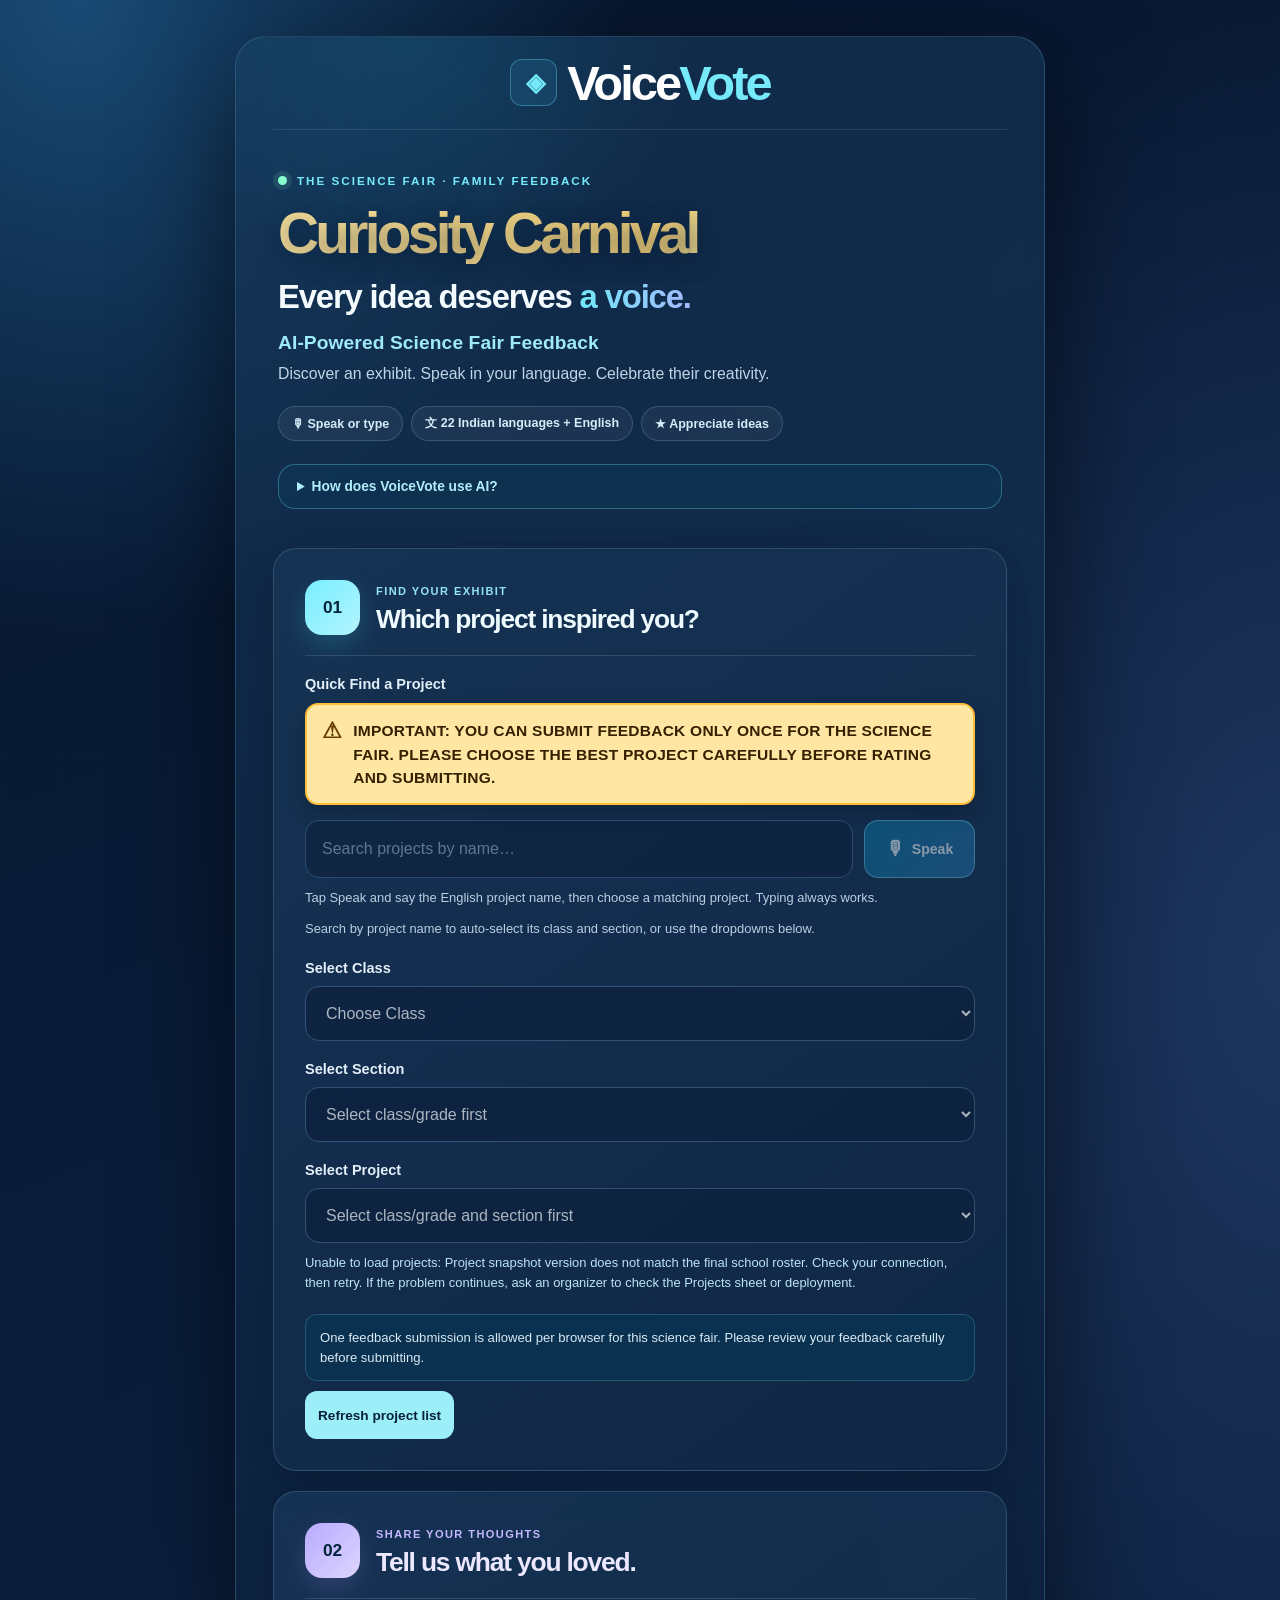
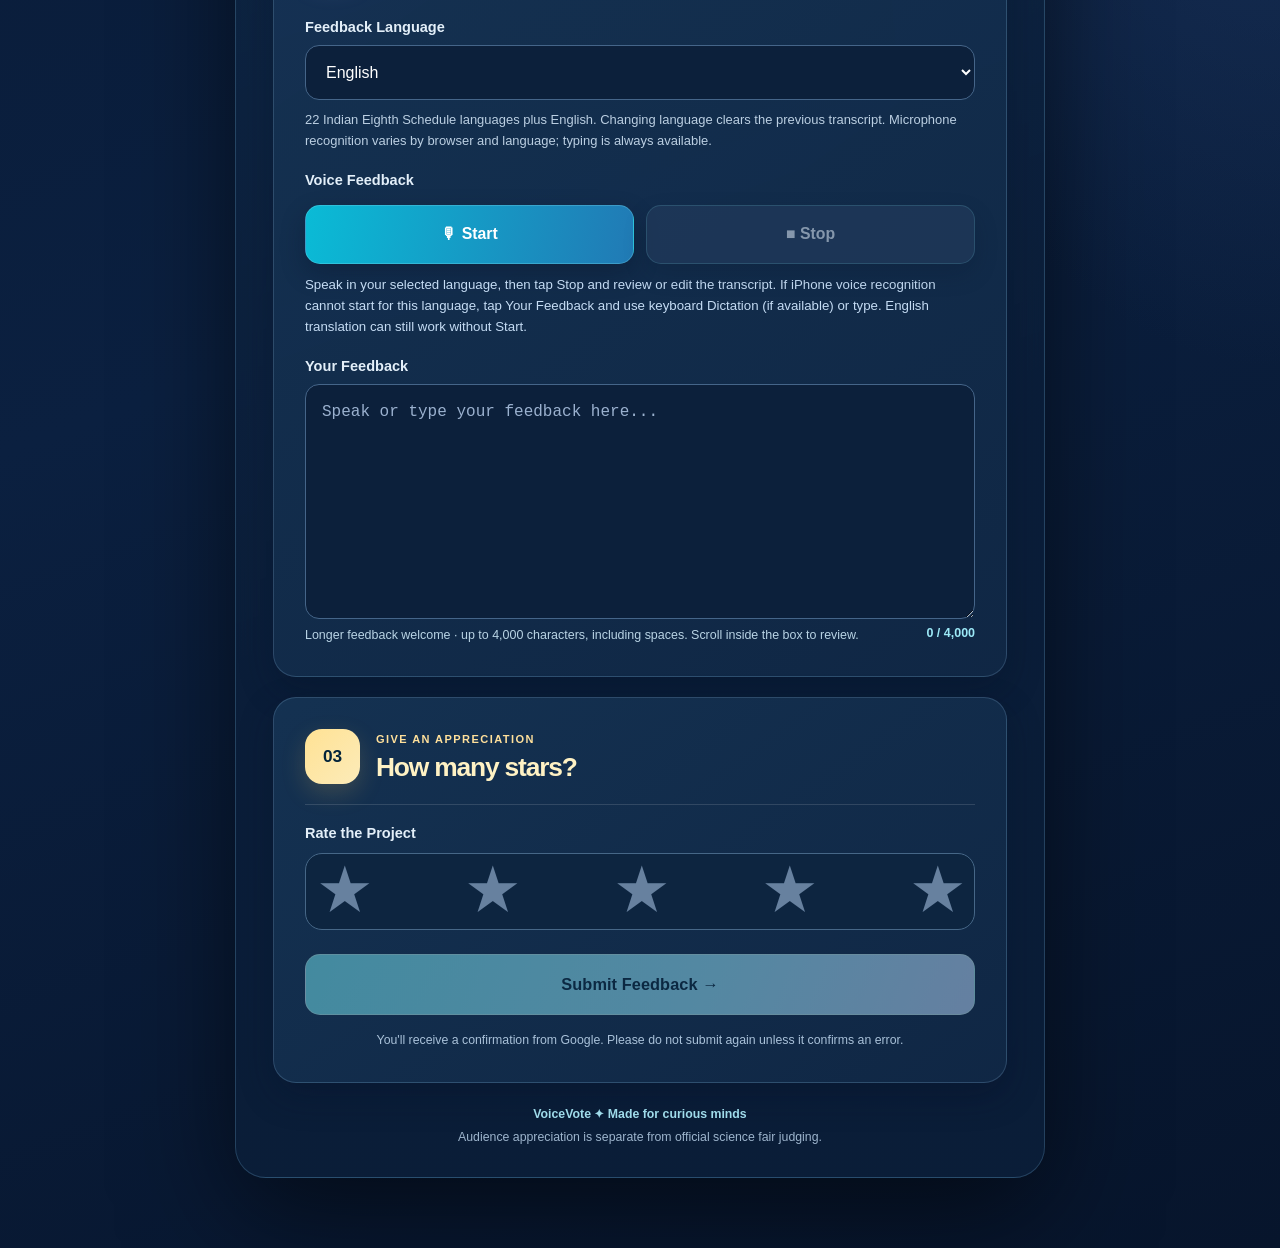
<file: index.html>
<!DOCTYPE html>
<html lang="en">
<head>
<meta charset="UTF-8">
<meta name="viewport" content="width=device-width, initial-scale=1.0">
<title>VoiceVote | Science Fair</title>

<style>
* {
  box-sizing: border-box;
  margin: 0;
  padding: 0;
}

body {
  font-family: Arial, sans-serif;
  min-height: 100vh;
  background: linear-gradient(135deg,#08152e,#102b50,#075985);
  color: #fff;
  padding: 25px 15px;
}

.container {
  max-width: 650px;
  margin: 25px auto;
  padding: 30px;
  border: 1px solid #ffffff25;
  border-radius: 24px;
  background: #ffffff12;
  backdrop-filter: blur(18px);
  box-shadow: 0 20px 60px #0005;
}

.header {
  text-align: center;
  margin-bottom: 28px;
}

.logo {
  font-size: 35px;
  font-weight: 800;
  color: #67e8f9;
}

.header p {
  color: #cbd5e1;
  margin-top: 8px;
}
.ai-explainer {
  margin: 16px auto 0;
  max-width: 610px;
  padding: 11px 14px;
  background: #102d49;
  border: 1px solid #67e8f950;
  border-radius: 12px;
  color: #d8edf5;
  text-align: left;
}
.ai-explainer summary {
  cursor: pointer;
  color: #67e8f9;
  font-size: 13px;
  font-weight: 700;
}
.ai-explainer ol {
  padding-left: 20px;
  margin: 12px 0 3px;
  font-size: 13px;
  line-height: 1.6;
}
.ai-explainer li { margin: 7px 0; }


label {
  display: block;
  font-weight: 600;
  margin: 20px 0 9px;
}

select, textarea, input[type="search"], input[type="text"] {
  width: 100%;
  padding: 14px;
  border-radius: 12px;
  border: 1px solid #ffffff30;
  background: #102b50;
  color: white;
  font-size: 16px; /* Avoid unexpected iOS text-field zoom on focus. */
  outline: none;
}

select:focus, textarea:focus, input[type="search"]:focus, input[type="text"]:focus {
  border-color: #67e8f9;
}

select option {
  background: #102b50;
  color: white;
}

select:disabled {
  opacity: 0.65;
  cursor: not-allowed;
}

#catalogStatus {
  color: #cbd5e1;
  margin-top: 8px;
  font-size: 13px;
  line-height: 1.5;
}

textarea {
  resize: vertical;
  min-height: 130px;
}

.buttons {
  display: flex;
  gap: 12px;
  margin-top: 15px;
}

button {
  border: none;
  padding: 14px;
  border-radius: 12px;
  cursor: pointer;
  font-size: 16px;
  font-weight: 700;
  min-height: 48px; /* Comfortable touch targets on phones. */
  transition: .2s;
}

button:hover {
  transform: translateY(-2px);
}

.record {
  flex: 1;
  background: #0891b2;
  color: white;
}

.stop {
  flex: 1;
  background: #334155;
  color: white;
}

.submit {
  width: 100%;
  margin-top: 25px;
  background: linear-gradient(90deg,#06b6d4,#2563eb);
  color: white;
  font-size: 17px;
}

.stars {
  display: flex;
  gap: 12px;
  font-size: 38px;
  margin-top: 10px;
}

.star {
  cursor: pointer;
  color: #64748b;
  background: transparent;
  border: 0;
  padding: 0;
  font-size: inherit;
  line-height: 1;
}
.star:focus-visible {
  outline: 2px solid #67e8f9;
  outline-offset: 3px;
}
#retryCatalogBtn {
  margin-top: 8px;
  padding: 9px 13px;
  font-size: 14px;
  background: #0891b2;
  color: white;
}
[hidden] {
  display: none !important;
}

.star.active {
  color: #facc15;
}
button:disabled, textarea:disabled, input:disabled {
  opacity: .55;
  cursor: not-allowed;
}
.search-help { font-size: 13px; color: #cbd5e1; margin: 8px 0 0; line-height: 1.5; }
.search-box { position: relative; }
#projectSearch { width: 100%; }
.search-results {
  margin-top: 6px;
  max-height: 264px;
  overflow-y: auto;
  background: #0e2749;
  border: 1px solid #67e8f96b;
  border-radius: 12px;
}
.search-option {
  display: block;
  background: transparent;
  color: white;
  border-radius: 0;
  width: 100%;
  text-align: left;
  padding: 12px 14px;
  font-weight: 500;
  border-bottom: 1px solid #ffffff18;
}
.search-option:hover, .search-option:focus-visible {
  background: #17436b;
  outline: 2px solid #67e8f9;
  outline-offset: -2px;
}
.search-selected {
  color: #a5f3fc;
  font-size: 13px;
  line-height: 1.5;
  margin-top: 8px;
}

.visitor-pass-help {
  color: #cbd5e1;
  font-size: 13px;
  margin-top: 8px;
  line-height: 1.6;
}
#newVisitorBtn {
  display: block;
  margin-top: 12px;
  background: #0d829d;
  border: 1px solid #67e8f999;
  color: #fff;
  width: 100%;
}
.vote-info {
  margin: 14px 0 4px;
  color: #cbd5e1;
  font-size: 13px;
  line-height: 1.5;
}
.vote-lock {
  margin-top: 16px;
  padding: 14px 16px;
  border: 1px solid #67e8f977;
  border-radius: 12px;
  color: #a5f3fc;
  background: #0e3c53;
  line-height: 1.5;
}

#status {
  text-align: center;
  margin-top: 18px;
  color: #a5f3fc;
  line-height: 1.5;
}

.footer {
  text-align: center;
  color: #94a3b8;
  font-size: 12px;
  margin-top: 25px;
}

@media(max-width:500px) {
  body { padding: 10px 8px; }
  .container { margin: 8px auto; padding: 22px 17px; border-radius: 18px; }
  .buttons { flex-direction: column; }
  .stars { font-size: 34px; justify-content: space-between; }
  .star { min-width: 44px; min-height: 44px; }
}
</style>
<link rel="stylesheet" href="voicevote-theme.css">
</head>

<body>

<div class="container">
  <nav class="vote-topnav" aria-label="VoiceVote navigation">
    <a class="votenav-brand" href="./"><span aria-hidden="true">◈</span> Voice<span>Vote</span></a>
  </nav>

  <div class="header">
    <div class="vote-eyebrow"><span class="vote-pulse"></span> THE SCIENCE FAIR · FAMILY FEEDBACK</div>
    <h1 class="carnival-heading">Curiosity Carnival</h1>
    <div class="logo">Every idea deserves <span>a voice.</span></div>
    <h2>AI-Powered Science Fair Feedback</h2>
    <p>Discover an exhibit. Speak in your language. Celebrate their creativity.</p>
    <div class="vote-capabilities" aria-label="VoiceVote capabilities">
      <span>🎙 Speak or type</span><span>文 22 Indian languages + English</span><span>★ Appreciate ideas</span>
    </div>
    <details class="ai-explainer">
      <summary>How does VoiceVote use AI?</summary>
      <ol>
        <li><strong>Speech recognition:</strong> Your browser turns spoken words into editable text.</li>
        <li><strong>Machine translation:</strong> Non-English feedback is translated into English when you submit.</li>
        <li><strong>Live insights:</strong> Ratings are calculated and ranked for organizers. These numerical rankings are not AI-generated judgments.</li>
      </ol>
    </details>
  </div>

  <section class="step-section step-choose" aria-labelledby="chooseHeading">
    <div class="step-topline"><span class="step-num">01</span><div><span class="step-caption">FIND YOUR EXHIBIT</span><h3 id="chooseHeading">Which project inspired you?</h3></div></div>
    <label for="projectSearch">Quick Find a Project</label>
    <p id="oneTimeVoteNotice" class="project-choice-warning" role="note"><span class="project-choice-warning-icon" aria-hidden="true">⚠</span><span>IMPORTANT: YOU CAN SUBMIT FEEDBACK ONLY ONCE FOR THE SCIENCE FAIR. PLEASE CHOOSE THE BEST PROJECT CAREFULLY BEFORE RATING AND SUBMITTING.</span></p>
  <div class="project-search-entry">
    <div class="search-box">
      <input type="search" id="projectSearch" placeholder="Search projects by name…" autocomplete="off" aria-controls="projectSearchResults" aria-expanded="false" aria-describedby="projectSearchStatus projectSearchVoiceStatus" disabled>
      <div id="projectSearchResults" class="search-results" role="group" aria-label="Matching science fair projects" hidden></div>
    </div>
    <button type="button" id="projectSearchVoiceBtn" class="project-search-voice-btn" aria-label="Speak a project name" aria-pressed="false" aria-describedby="projectSearchVoiceHelp" disabled>
      <span aria-hidden="true" class="project-search-mic-icon">🎙</span>
      <span id="projectSearchVoiceBtnText">Speak</span>
    </button>
  </div>
  <p id="projectSearchVoiceHelp" class="search-help">Tap Speak and say the English project name, then choose a matching project. Typing always works.</p>
  <p id="projectSearchVoiceStatus" class="project-search-voice-status" role="status" aria-live="polite" hidden></p>
  <p id="projectSearchStatus" class="search-help" role="status" aria-live="polite">Search by project name to auto-select its class and section, or use the dropdowns below.</p>
  <p id="projectSearchSelected" class="search-selected" aria-live="polite"></p>

  <label for="studentClass">Select Class</label>
  <select id="studentClass">
    <option value="">Choose Class</option>
    <option value="6">Class 6</option>
    <option value="7">Class 7</option>
    <option value="8">Class 8</option>
    <option value="9">Class 9</option>
    <option value="10">Class 10</option>
  </select>

  <label for="section">Select Section</label>
  <select id="section" disabled>
    <option value="">Select class first</option>
  </select>

  <label for="project">Select Project</label>
  <select id="project" disabled>
    <option value="">Select class and section first</option>
  </select>
  <p id="catalogStatus" role="status" aria-live="polite">Loading available projects…</p>
  <p class="vote-info">One feedback submission is allowed per browser for this science fair. Please review your feedback carefully before submitting.</p>
  <!-- Visitor passes are intentionally deferred. Keep this UI for a later organizer-approved rollout. -->
  <section id="visitorPassFeature" hidden aria-hidden="true">
    <label for="visitorPass">Visitor Voting Pass</label>
    <input id="visitorPass" type="text" inputmode="text" spellcheck="false" autocomplete="off" autocapitalize="characters" maxlength="48" placeholder="VV-XXXXXXXX-XXXXXXXX-XXXXXXXX-XXXXXXXX" aria-describedby="visitorPassHelp">
    <p id="visitorPassHelp" class="visitor-pass-help">Enter the unique code provided by an organizer.</p>
    <button type="button" id="newVisitorBtn" hidden disabled>Start a different visitor with their unused pass</button>
  </section>
  <p id="voteGuardStatus" class="vote-lock" role="status" aria-live="polite" hidden></p>
  <p id="presenterBanner" class="vote-lock" role="status" aria-live="polite" hidden></p>
  <button type="button" id="retryCatalogBtn" hidden>Refresh project list</button>
  </section>

  <section class="step-section step-speak" aria-labelledby="speakHeading">
    <div class="step-topline"><span class="step-num">02</span><div><span class="step-caption">SHARE YOUR THOUGHTS</span><h3 id="speakHeading">Tell us what you loved.</h3></div></div>
    <label for="language">Feedback Language</label>
  <select id="language" aria-describedby="languageHelp">
    <option value="en-IN">English</option>
    <option value="te-IN">Telugu · తెలుగు</option>
    <option value="hi-IN">Hindi · हिन्दी</option>
    <option value="ta-IN">Tamil · தமிழ்</option>
    <option value="kn-IN">Kannada · ಕನ್ನಡ</option>
    <option value="as-IN">Assamese · অসমীয়া</option>
    <option value="bn-IN">Bengali · বাংলা</option>
    <option value="brx-IN">Bodo</option>
    <option value="doi-IN">Dogri</option>
    <option value="gu-IN">Gujarati · ગુજરાતી</option>
    <option value="ks-IN">Kashmiri</option>
    <option value="gom-IN">Konkani</option>
    <option value="mai-IN">Maithili</option>
    <option value="ml-IN">Malayalam · മലയാളം</option>
    <option value="mni-Mtei-IN">Manipuri (Meitei)</option>
    <option value="mr-IN">Marathi · मराठी</option>
    <option value="ne-IN">Nepali · नेपाली</option>
    <option value="or-IN">Odia · ଓଡ଼ିଆ</option>
    <option value="pa-IN">Punjabi · ਪੰਜਾਬੀ</option>
    <option value="sa-IN">Sanskrit · संस्कृतम्</option>
    <option value="sat-Olck-IN">Santali</option>
    <option value="sd-IN">Sindhi</option>
    <option value="ur-IN">Urdu · اردو</option>
  </select>
  <p id="languageHelp" class="search-help">22 Indian Eighth Schedule languages plus English. Changing language clears the previous transcript. Microphone recognition varies by browser and language; typing is always available.</p>

  <label>Voice Feedback</label>

  <div class="buttons">
    <button class="record" id="startBtn" onclick="startRecording()" type="button">🎙 Start</button>
    <button class="stop" id="stopBtn" onclick="stopRecording()" type="button" disabled>■ Stop</button>
  </div>
  <p class="search-help" id="recordingHelp">Speak in your selected language, then tap Stop and review or edit the transcript. If iPhone voice recognition cannot start for this language, tap Your Feedback and use keyboard Dictation (if available) or type. English translation can still work without Start.</p>

  <label for="feedback">Your Feedback</label>
  <textarea id="feedback" maxlength="4000" rows="7" dir="auto" lang="en-IN" aria-describedby="feedbackLimitHint feedbackLength" placeholder="Speak or type your feedback here..."></textarea>
  <div class="feedback-length-row">
    <p id="feedbackLimitHint">Longer feedback welcome · up to 4,000 characters, including spaces. Scroll inside the box to review.</p>
    <output id="feedbackLength" for="feedback">0 / 4,000</output>
  </div>
  <p id="feedbackLimitNotice" class="feedback-limit-notice" role="status" aria-live="polite" hidden></p>
  <section id="englishTranslationPanel" class="translation-panel" aria-label="English translation preview" hidden>
    <div class="translation-heading">
      <div>
        <span class="translation-eyebrow">✦ AI-POWERED TRANSLATION</span>
        <h4>English Translation</h4>
      </div>
      <button type="button" id="refreshTranslationBtn" class="translation-refresh" disabled>↻ Retry</button>
    </div>
    <p id="englishTranslationStatus" class="translation-status" role="status" aria-live="polite">Finish speaking or typing to see the English translation.</p>
    <p id="englishTranslationText" class="translation-output" lang="en" aria-live="polite"></p>
    <button type="button" id="openTranslationPageBtn" class="translation-fallback" hidden>Open English translation in a separate tab</button>
    <p class="translation-note">Preview only. Original feedback is preserved in its chosen language. English translation is attempted using Google where available; it may be unavailable for some languages. A real vote makes its own translation attempt when saved.</p>
  </section>
  </section>

  <section class="step-section step-rate" aria-labelledby="rateHeading">
    <div class="step-topline"><span class="step-num">03</span><div><span class="step-caption">GIVE AN APPRECIATION</span><h3 id="rateHeading">How many stars?</h3></div></div>
    <label>Rate the Project</label>
  <div class="stars" id="stars" role="group" aria-label="Rate this project from one to five stars">
    <button type="button" class="star" data-value="1" aria-label="1 star" aria-pressed="false">★</button>
    <button type="button" class="star" data-value="2" aria-label="2 stars" aria-pressed="false">★</button>
    <button type="button" class="star" data-value="3" aria-label="3 stars" aria-pressed="false">★</button>
    <button type="button" class="star" data-value="4" aria-label="4 stars" aria-pressed="false">★</button>
    <button type="button" class="star" data-value="5" aria-label="5 stars" aria-pressed="false">★</button>
  </div>

  <button class="submit" id="submitBtn" onclick="submitFeedback()" disabled>
    Submit Feedback →
  </button>

  <p id="networkStatus" class="search-help" role="status" aria-live="polite" hidden></p>
  <div id="status" role="status" aria-live="polite"></div>
  <p id="receiptHint" style="margin-top:10px;font-size:12px;color:#cbd5e1;text-align:center;">You'll receive a confirmation from Google. Please do not submit again unless it confirms an error.</p>
  </section>

  <section id="presenterReceipt" class="owner-receipt" role="status" aria-live="polite" hidden>
    <strong>OWNER DEMONSTRATION · NOTHING SAVED</strong>
    <h3>VoiceVote demonstration complete!</h3>
    <p id="presenterReceiptProject"></p>
    <p id="presenterReceiptStars"></p>
    <p id="presenterReceiptFeedback"></p>
    <p class="owner-receipt-note">This is a local example, not a Google confirmation. The rating is not counted and browser voting eligibility is unchanged. Any English translation shown above is a preview only, not saved feedback.</p>
    <div class="buttons owner-receipt-actions">
      <button id="presenterTryAgain" type="button">↻ Demonstrate Again</button>
      <button id="presenterClose" type="button">Close</button>
    </div>
  </section>
  <div class="footer">
    <strong>VoiceVote ✦ Made for curious minds</strong>
    <span>Audience appreciation is separate from official science fair judging.</span>
  </div>

</div>

<script src="voicevote-catalog.js"></script>
<script>
// Google Apps Script web app URL. Use exactly one /exec suffix.
//    Do NOT use the Deployment ID, Library URL, Apps Script editor URL or Google Sheet URL.
const SCRIPT_URL = "https://script.google.com/macros/s/AKfycbxk-Ex6bd0l3V9fiUrPoCGVHNmkUAm_4yY7xlGLHWFRZBSn6lCo0Pw0vZ0C-vgyIC26/exec";

// The browser token is random; it is NOT a hardware fingerprint or personal ID.
// Server-side enforcement of the token is implemented in the next backend stage.
const DEVICE_STORAGE_KEY = "voicevote_device_token_v1";
const VOTED_STORAGE_KEY = "voicevote_voted_v1";
const PENDING_STORAGE_KEY = "voicevote_pending_v1";
// An owner capability is issued ONLY by authenticated Admin Console RPC.
// URL fragments are not sent to the public GitHub Pages host.
const presenterTicket = new URLSearchParams(String(window.location?.hash || '').replace(/^#/, '')).get('presenter') || '';
const presenterRequested = Boolean(presenterTicket);
let presenterVerified = false;
let presenterVerificationError = '';
// Management-dependent feature: leave the backend intact and preparation-only.
// Turning this on in a future release requires organizer approval and live testing.
const VISITOR_PASSES_ENABLED = false;

// Keep voice state available when the initial receipt lockout is rendered.
let rating = 0;
const FEEDBACK_MAX_LENGTH = 4000;
let recognition = null;
let voiceFeedbackLimitReached = false;
let projectSearchRecognition = null;
let projectSearchListening = false;
let projectSearchStopping = false;
let projectSearchVoiceHadError = false;
let projectSearchHeardThisSession = false;
let projectSearchVoiceGeneratedInput = false;

function setVoiceSearchMessage(message) {
  const status=document.getElementById('projectSearchVoiceStatus');
  status.textContent=message;
  status.hidden=!message;
}

function syncVoiceSearchButton() {
  const button=document.getElementById('projectSearchVoiceBtn');
  const label=document.getElementById('projectSearchVoiceBtnText');
  if(!button || !label)return;
  button.disabled=isVoteLocked() || !catalogReady || isRecording || isSubmitting ||
    (projectSearchListening && projectSearchStopping);
  button.setAttribute('aria-pressed',String(projectSearchListening));
  button.classList.toggle('listening',projectSearchListening);
  label.textContent=projectSearchStopping?'Finishing…':projectSearchListening?'Stop':'Speak';
  button.setAttribute('aria-label',projectSearchListening?'Stop searching by voice':'Speak a project name');
}

function cancelProjectSearchVoice() {
  const current=projectSearchRecognition;
  if(!current)return;
  projectSearchRecognition=null;
  projectSearchListening=false;
  projectSearchStopping=false;
  try{
    if(typeof current.abort==='function')current.abort();
    else current.stop();
  }catch(_){}
  syncVoiceSearchButton();
  syncVoteStatus();
}

function startProjectSearchVoice() {
  if(projectSearchListening){
    if(!projectSearchStopping && projectSearchRecognition){
      projectSearchStopping=true;
      setVoiceSearchMessage('Finishing project name recognition…');
      syncVoiceSearchButton();
      try{projectSearchRecognition.stop();}
      catch(_){
        cancelProjectSearchVoice();
        setVoiceSearchMessage('Could not finish voice search. Type the project name instead.');
      }
    }
    return;
  }
  if(isVoteLocked() || !catalogReady || isRecording || isSubmitting)return;
  const SpeechRecognition=window.SpeechRecognition||window.webkitSpeechRecognition;
  if(!SpeechRecognition){
    setVoiceSearchMessage('Project voice search is not supported in this browser. Please type at least 2 letters instead.');
    return;
  }
  let instance;
  try{
    instance=new SpeechRecognition();
    instance.lang='en-IN'; // The authoritative project titles are in English.
    instance.continuous=false; // One short name, not a long feedback session.
    instance.interimResults=true;
    instance.maxAlternatives=1;
    projectSearchVoiceHadError=false;
    projectSearchHeardThisSession=false;
    projectSearchRecognition=instance;
    instance.onresult=function(event){
      if(projectSearchRecognition!==instance || isVoteLocked())return;
      const spoken=mergeSpeechRecognitionResults(event.results).trim();
      if(!spoken)return;
      projectSearchHeardThisSession=true;
      // The existing catalog search performs matching, disambiguation and
      // class/section selection. Speech does NOT auto-vote or select a guess.
      const search=document.getElementById('projectSearch');
      search.value=spoken;
      projectSearchVoiceGeneratedInput=true;
      try{search.dispatchEvent(new Event('input',{bubbles:true}));}
      finally{projectSearchVoiceGeneratedInput=false;}
      setVoiceSearchMessage('Heard: “'+spoken+'”. Choose the correct project from the results.');
    };
    instance.onerror=function(event){
      if(projectSearchRecognition!==instance)return;
      projectSearchVoiceHadError=true;
      const code=String(event?.error||'unknown');
      const details=(code==='not-allowed'||code==='service-not-allowed')
        ? 'Microphone permission or browser speech service was blocked.'
        : code==='no-speech'
          ? 'No project name heard.'
          : code==='language-not-supported'
            ? 'English project-name recognition is unavailable in this browser.'
            : code==='network'
              ? 'Speech recognition could not connect.'
              : 'Speech recognition could not start ('+code+').';
      setVoiceSearchMessage(details+' Type the project name instead, or try Speak again.');
      projectSearchListening=false;
      projectSearchStopping=false;
      projectSearchRecognition=null;
      syncVoteStatus();
    };
    instance.onend=function(){
      if(projectSearchRecognition!==instance)return;
      projectSearchRecognition=null;
      projectSearchListening=false;
      projectSearchStopping=false;
      if(!projectSearchVoiceHadError){
        if(!projectSearchHeardThisSession)
          setVoiceSearchMessage('No project name heard. Tap Speak again, or type at least 2 letters.');
      }
      syncVoteStatus();
    };
    instance.start();
    projectSearchListening=true;
    projectSearchStopping=false;
    setVoiceSearchMessage('Listening for a project name… Speak clearly, then tap Stop.');
    syncVoteStatus();
  }catch(error){
    projectSearchRecognition=null;
    projectSearchListening=false;
    projectSearchStopping=false;
    setVoiceSearchMessage('Could not start project voice search. Please type the project name instead.');
    syncVoteStatus();
  }
}
function updateFeedbackLength() {
  const feedbackBox=document.getElementById('feedback');
  const used=feedbackBox.value.length;
  document.getElementById('feedbackLength').textContent =
    used.toLocaleString('en-IN') + ' / ' + FEEDBACK_MAX_LENGTH.toLocaleString('en-IN');
  const notice=document.getElementById('feedbackLimitNotice');
  const remaining=FEEDBACK_MAX_LENGTH-used;
  if(remaining<0){
    notice.textContent='Your feedback is longer than the allowed 4,000 characters. Shorten it before submitting.';
  } else if(remaining===0){
    notice.textContent='Maximum length reached. Review the transcript; remove words before adding more.';
  } else if(remaining<=400){
    notice.textContent=remaining+' characters remaining.';
  } else {
    notice.textContent='';
  }
  notice.hidden=!notice.textContent;
  return used;
}
function clipSpokenFeedback(text) {
  if(text.length<=FEEDBACK_MAX_LENGTH) return text;
  let clipped=text.slice(0,FEEDBACK_MAX_LENGTH);
  // Do not leave a lone UTF-16 high surrogate on an emoji boundary.
  if(/[\uD800-\uDBFF]$/.test(clipped))clipped=clipped.slice(0,-1);
  return clipped;
}
let isRecording = false;
let isSubmitting = false;
let voiceErrorShown = false;
// Translation preview is independent of real feedback submission and browser
// eligibility. Every new edit/language switch invalidates older responses.
let translationTimer = null;
let translationPending = null;
let translationVersion = 0;
let translationLastKey = '';
let translationLastResult = '';
// iOS Chrome also uses Apple's browser engine. Third-party HTML-service
// iframes or language-specific Web Speech support may behave differently.
// This flag is only for UI fallback; it is not used to identify visitors.
const likelyIOS = /iPad|iPhone|iPod/i.test(String(navigator.userAgent || '')) ||
  (navigator.platform === 'MacIntel' && Number(navigator.maxTouchPoints) > 1);

function hasLocalVote() {
  try { return window.localStorage?.getItem(VOTED_STORAGE_KEY) === "1"; }
  catch (_) { return false; }
}

function hasPendingVote() {
  try { return window.localStorage?.getItem(PENDING_STORAGE_KEY) === "1"; }
  catch (_) { return false; }
}

function isVoteLocked() {
  // An owner ticket either verifies and allows LOCAL DEMO ONLY, or stays locked.
  // Never use a guessed fragment or unverified token to enable real voting.
  return presenterRequested ? !presenterVerified : hasLocalVote() || hasPendingVote();
}

function hasWellFormedVisitorPass() {
  const input = document.getElementById('visitorPass');
  const compact = String(input?.value || '').trim().toUpperCase().replace(/[\s-]/g,'');
  return /^VV[0-9A-F]{32}$/.test(compact);
}

function setPendingVote(pending) {
  const storage = window.localStorage;
  if (!storage) throw new Error("Browser site storage is unavailable.");
  if (pending) storage.setItem(PENDING_STORAGE_KEY, "1");
  else storage.removeItem(PENDING_STORAGE_KEY);
}

function getOrCreateDeviceToken() {
  let storage;
  try { storage = window.localStorage; }
  catch (_) { throw new Error("Browser storage is disabled. Enable site storage to vote."); }
  if (!storage) throw new Error("Browser storage is unavailable. Enable site storage to vote.");
  try {
    const previous = storage.getItem(DEVICE_STORAGE_KEY);
    if (previous && /^[a-f0-9-]{36}$/i.test(previous)) return previous;
    const token = secureSubmissionId();
    storage.setItem(DEVICE_STORAGE_KEY, token);
    if (storage.getItem(DEVICE_STORAGE_KEY) !== token) {
      throw new Error("Browser storage is not saving correctly.");
    }
    return token;
  } catch (error) {
    throw new Error("Unable to save the browser voting token. Check site storage permissions.");
  }
}

function syncVoteStatus() {
  const notice = document.getElementById("voteGuardStatus");
  const voted = !presenterRequested && hasLocalVote();
  const pending = !presenterRequested && hasPendingVote();
  const locked = isVoteLocked();
  notice.hidden = presenterRequested || !locked;
  const presenterBanner = document.getElementById('presenterBanner');
  if (presenterBanner) {
    presenterBanner.hidden = !presenterRequested;
    presenterBanner.textContent = presenterVerified
      ? 'OWNER DEMONSTRATION · Rehearse freely. No vote will be saved, no ranking changes, and the existing browser lock is preserved.'
      : 'Owner demonstration is unavailable: '+(presenterVerificationError || 'Verifying temporary access…')+
        ' Reopen a new demonstration link from the authenticated Admin Console.';
  }
  submitButton.textContent = presenterVerified ? 'Show Demo Confirmation →' : 'Submit Feedback →';
  notice.textContent = voted
    ? "A vote has already been recorded in this browser. Additional feedback is blocked here. Ask an organizer if you need help."
    : pending
      ? "Feedback submission is awaiting confirmation. It may already be saved. Do not submit again. If Google showed a failure receipt, use its Return link. If the page failed to load or the receipt was lost, ask an organizer to check the Feedback sheet before trying again."
      : "";
  const passInput = document.getElementById('visitorPass');
  const newVisitor = document.getElementById('newVisitorBtn');
  if (passInput) passInput.disabled = pending || !VISITOR_PASSES_ENABLED;
  if (newVisitor) {
    newVisitor.hidden = !VISITOR_PASSES_ENABLED || !voted;
    newVisitor.disabled = !VISITOR_PASSES_ENABLED || !voted || pending || !hasWellFormedVisitorPass();
  }

  // Visually and functionally lock the entire form, not only Submit.
  // The original pre-token feedback rows cannot be linked to any browser.
  // Never submit interim speech as if it were the visitor's final feedback.
  submitButton.disabled = locked || !catalogReady || isRecording || isSubmitting || projectSearchListening;
  const controls = ["language", "feedback", "startBtn", "stopBtn", "projectSearch"];
  controls.forEach(function(id) {
    const el = document.getElementById(id);
    if (!el) return;
    if (id === "startBtn") el.disabled = locked || isRecording || isSubmitting || projectSearchListening;
    else if (id === "stopBtn") el.disabled = locked || !isRecording;
    else if (id === "language" || id === "feedback") el.disabled = locked || isRecording;
    else el.disabled = locked || !catalogReady || isRecording || isSubmitting;
  });
  syncVoiceSearchButton();
  if (locked) {
    if(projectSearchRecognition)cancelProjectSearchVoice();
    [classSelect, sectionSelect, projectSelect].forEach(function(el) { el.disabled = true; });
    document.querySelectorAll(".star").forEach(function(star) { star.disabled = true; });
    const results = document.getElementById("projectSearchResults");
    if (results) results.hidden = true;
  } else if (catalogReady) {
    classSelect.disabled = false;
    sectionSelect.disabled = !classSelect.value;
    projectSelect.disabled = !sectionSelect.value;
    document.querySelectorAll(".star").forEach(function(star) { star.disabled = false; });
  }
}
// Browser connectivity is a hint, not proof of server reachability.
// Never silently clear a pending submission when the connection fails.
function updateConnectionStatus() {
  const notice = document.getElementById("networkStatus");
  if (!notice) return;
  const offline = Boolean(window.navigator && window.navigator.onLine === false);
  notice.hidden = !offline;
  notice.textContent = offline
    ? "You appear to be offline. Reconnect before submitting. Your feedback is still on this page."
    : "";
}

function readReceiptReturn() {
  // Presenter URLs never clear/set real voting storage, even if forged query
  // parameters such as ?vote=success or ?vote=retry accompany the fragment.
  if (presenterRequested) { syncVoteStatus(); return; }
  const search = new URLSearchParams(window.location?.search || "");
  if (search.get("vote") === "success") {
    try {
      window.localStorage?.setItem(VOTED_STORAGE_KEY, "1");
      window.localStorage?.removeItem(PENDING_STORAGE_KEY);
    } catch (_) { /* Server still checks the browser token if site storage is blocked. */ }
  } else if (search.get("vote") === "retry") {
    // Only the Google-hosted failure receipt should offer this link.
    try { window.localStorage?.removeItem(PENDING_STORAGE_KEY); }
    catch (_) { /* Site storage may be disabled. */ }
  }
  syncVoteStatus();
}

const classSelect = document.getElementById("studentClass");
const sectionSelect = document.getElementById("section");
const projectSelect = document.getElementById("project");
const submitButton = document.getElementById("submitBtn");
const statusElement = document.getElementById("status");
const catalogStatus = document.getElementById("catalogStatus");
const retryCatalogBtn = document.getElementById("retryCatalogBtn");
const visitorPassInput = document.getElementById("visitorPass");
document.getElementById('projectSearchVoiceBtn').addEventListener('click',startProjectSearchVoice);
document.getElementById('projectSearch').addEventListener('input',function(){
  // Manual typing wins over a still-running speech recognition response.
  if(projectSearchRecognition && !projectSearchVoiceGeneratedInput){
    cancelProjectSearchVoice();
    setVoiceSearchMessage('Voice search stopped. Continue typing and choose a result.');
  }
});
document.getElementById('projectSearchResults').addEventListener('click',function(event){
  // Choosing a suggestion also terminates any concurrent recognition.
  if(event.target?.closest?.('button') && projectSearchRecognition)cancelProjectSearchVoice();
});
const newVisitorBtn = document.getElementById("newVisitorBtn");
const visitorPassFeature = document.getElementById("visitorPassFeature");
if (visitorPassFeature) {
  visitorPassFeature.hidden = !VISITOR_PASSES_ENABLED;
  visitorPassFeature.setAttribute("aria-hidden", String(!VISITOR_PASSES_ENABLED));
}

visitorPassInput.addEventListener("input", syncVoteStatus);
newVisitorBtn.addEventListener("click", function() {
  if (!VISITOR_PASSES_ENABLED) return;
  if (!hasLocalVote() || hasPendingVote() || !hasWellFormedVisitorPass()) {
    statusElement.textContent = "Enter a different visitor's unused voting pass to continue.";
    return;
  }
  try {
    // The code, not the shared device token, identifies a participant in
    // pass-based voting. Only the server decides whether that code is unused.
    window.localStorage?.removeItem(VOTED_STORAGE_KEY);
    window.localStorage?.removeItem(PENDING_STORAGE_KEY);
  } catch (_) {
    statusElement.textContent = "Browser storage could not be updated. Ask an organizer.";
    return;
  }
  isSubmitting = false;
  rating = 0;
  document.getElementById("feedback").value = "";
  document.querySelectorAll(".star").forEach(function(star) {
    star.classList.remove("active");
    star.setAttribute("aria-pressed","false");
  });
  syncVoteStatus();
  statusElement.textContent = "New visitor session ready. Submit using this person's unique unused pass.";
});
retryCatalogBtn.addEventListener("click", function() {
  if (!catalogReady || !selectedCatalogController || !selectedCatalogController.refreshCatalog) {
    window.location.reload();
    return;
  }
  if (isSubmitting || isRecording) return;
  if(projectSearchRecognition)cancelProjectSearchVoice();
  retryCatalogBtn.disabled = true;
  selectedCatalogController.refreshCatalog().then(function() {
    retryCatalogBtn.disabled = false;
    updateGradeLabels();updateSectionLabels();syncVoteStatus();
  }).catch(function(error) {
    retryCatalogBtn.disabled = false;
    catalogStatus.textContent = "Could not refresh the school roster: " + error.message +
      ". Existing selection may be outdated; ask an organizer before submitting.";
  });
});

function hasValidWebAppUrl() {
  return /^https:\/\/script\.google\.com\/macros\/s\/[^/]+\/exec(?:\?.*)?$/.test(SCRIPT_URL.trim());
}

// Preserve the application's familiar "Class 6", "Class 7", etc. labels.
function updateGradeLabels() {
  Array.from(classSelect.options).forEach(function(option) {
    if (/^\d+$/.test(option.value)) option.textContent = "Class " + option.value;
  });
}

// Friendly "Section A" labels when the roster uses simple A/B/C values.
// Keep raw option values exactly as they appear in the Projects sheet.
function updateSectionLabels() {
  Array.from(sectionSelect.options).forEach(function(option) {
    if (/^[A-Za-z]$/.test(option.value)) option.textContent = "Section " + option.value.toUpperCase();
  });
}

let catalogReady = false;
let selectedCatalogController = null;
function startCatalog() {
  classSelect.disabled = true;
  retryCatalogBtn.hidden = true;
  if (!hasValidWebAppUrl()) {
    catalogStatus.textContent = "Setup needed: paste the Google Apps Script Web app /exec URL into index.html.";
    retryCatalogBtn.hidden = false;
    return;
  }
  if (!window.VoiceVoteCatalogSelector) {
    catalogStatus.textContent = "Could not load voicevote-catalog.js. Check that it is beside index.html.";
    retryCatalogBtn.hidden = false;
    return;
  }
  VoiceVoteCatalogSelector.init({
    apiUrl: SCRIPT_URL.trim(),
    snapshotUrl: "./projects.json?roster=2026-11-06-aa7f4dd3-424",
     snapshotVersion: "2026-11-06-aa7f4dd3-424",
    preferLiveCatalog: true,
    liveCatalogTimeoutMs: 9000,
    gradeSelector: "#studentClass",
    sectionSelector: "#section",
    projectSelector: "#project",
    statusSelector: "#catalogStatus",
    searchSelector: "#projectSearch",
    searchResultsSelector: "#projectSearchResults",
    searchStatusSelector: "#projectSearchStatus",
    searchSelectedSelector: "#projectSearchSelected",
    isVoteLocked: isVoteLocked,
    preserveExistingGrades: false
  }).then(function(controller) {
    selectedCatalogController = controller;
    catalogReady = true;
    retryCatalogBtn.hidden = false;
    retryCatalogBtn.textContent = 'Refresh project list';
    submitButton.disabled = isVoteLocked();
    updateGradeLabels();
    syncVoteStatus();
  }).catch(function(error) {
    catalogStatus.textContent = "Unable to load projects: " + error.message + " Check your connection, then retry. If the problem continues, ask an organizer to check the Projects sheet or deployment.";
    retryCatalogBtn.hidden = false;
    console.error("VoiceVote project catalog error:", error);
  });
}

function verifyPresenterTicket() {
  if (!presenterRequested) return;
  if (!/^[a-f0-9]{64}$/i.test(presenterTicket)) {
    presenterVerificationError='Invalid or expired access.';
    syncVoteStatus();
    return;
  }
  const callback='voiceVotePresenterVerify';
  const tag=document.createElement('script');
  let done=false;
  const finish=function(approved,message) {
    if(done)return;
    done=true;
    presenterVerified=approved===true;
    presenterVerificationError=presenterVerified?'':(message||'Expired or unverified access.');
    try { delete window[callback]; } catch (_) { window[callback]=undefined; }
    if(tag.parentNode) tag.parentNode.removeChild(tag);
    clearTimeout(timer);
    syncVoteStatus();
  };
  window[callback]=function(result) {
    finish(Boolean(result && result.success === true),'Expired or invalid access.');
  };
  tag.onerror=function(){finish(false,'Could not verify access.');};
  tag.referrerPolicy='no-referrer';
  const timer=setTimeout(function(){finish(false,'Verification timed out.');},16000);
  tag.src=SCRIPT_URL.trim()+'?action=presenterVerify&callback='+callback+
    '&ticket='+encodeURIComponent(presenterTicket);
  document.head.appendChild(tag);
}

// Initialize the catalog first so its filtering runs before label formatting.
readReceiptReturn();
verifyPresenterTicket();
updateConnectionStatus();
if (typeof window.addEventListener === "function") {
  window.addEventListener("online", updateConnectionStatus);
  window.addEventListener("offline", updateConnectionStatus);
  // When navigating back to a cached page, re-evaluate persistent vote state.
  window.addEventListener("pageshow", function() {
    updateConnectionStatus();
    syncVoteStatus();
  });
}
startCatalog();
classSelect.addEventListener("change", updateSectionLabels);

document.querySelectorAll(".star").forEach(function(star) {
  star.addEventListener("click", function() {
    if (isVoteLocked()) return;
    rating = Number(this.dataset.value);
    document.querySelectorAll(".star").forEach(function(item) {
      const value = Number(item.dataset.value);
      item.classList.toggle("active", value <= rating);
      item.setAttribute("aria-pressed", String(value === rating));
    });
    syncVoteStatus();
  });
});

function mergeSpeechRecognitionResults(results) {
  let spoken = '';
  for (let i = 0; i < results.length; i++) {
    const item = results[i];
    const phrase = item && item[0] ? String(item[0].transcript || '').trim() : '';
    if (!phrase) continue;
    if (!spoken) { spoken = phrase; continue; }
    const old = spoken.toLocaleLowerCase();
    const next = phrase.toLocaleLowerCase();
    // Some recognition engines return a cumulative replacement ("science",
    // then "science fair"), not a separate utterance. Replace, don't repeat.
    if (next === old || old.endsWith(' ' + next)) continue;
    if (next.startsWith(old + ' ')) { spoken = phrase; continue; }
    spoken += ' ' + phrase;
  }
  return spoken;
}

function cleanupTranslationRequest() {
  if (!translationPending) return;
  const pending = translationPending;
  translationPending = null;
  clearTimeout(pending.timeout);
  if (pending.form && pending.form.parentNode) pending.form.remove();
  if (pending.frame && pending.frame.parentNode) pending.frame.remove();
}
function feedbackNeedsEnglishTranslation(language, text) {
  return language !== 'en-IN' ||
    /[\u0600-\u06FF\u0900-\u0D7F\u1C50-\u1C7F\uA800-\uA82F\uABC0-\uABFF]/.test(String(text || ''));
}
function invalidateTranslationPreview(message) {
  translationVersion++;
  if (translationTimer) { clearTimeout(translationTimer); translationTimer=null; }
  cleanupTranslationRequest();
  translationLastKey = '';
  translationLastResult = '';
  const panel = document.getElementById('englishTranslationPanel');
  const language = document.getElementById('language').value;
  panel.hidden = !feedbackNeedsEnglishTranslation(language,document.getElementById('feedback').value);
  document.getElementById('englishTranslationText').textContent='';
  document.getElementById('englishTranslationStatus').textContent = message ||
    'Finish speaking or typing to see the English translation.';
  document.getElementById('refreshTranslationBtn').disabled = true;
  document.getElementById('openTranslationPageBtn').hidden = true;
}
function scheduleEnglishTranslation(immediate) {
  translationVersion++;
  if (translationTimer) { clearTimeout(translationTimer); translationTimer=null; }
  cleanupTranslationRequest();
  const language=document.getElementById('language').value;
  const panel=document.getElementById('englishTranslationPanel');
  const text=document.getElementById('feedback').value.trim();
  panel.hidden = !feedbackNeedsEnglishTranslation(language,document.getElementById('feedback').value);
  const status=document.getElementById('englishTranslationStatus');
  const output=document.getElementById('englishTranslationText');
  const refresh=document.getElementById('refreshTranslationBtn');
  const separate=document.getElementById('openTranslationPageBtn');
  separate.hidden = panel.hidden || !text || isRecording || isSubmitting || isVoteLocked() || !likelyIOS;
  if (panel.hidden) {
    status.textContent='';
    output.textContent='';
    refresh.disabled=true;
    translationLastKey='';
    translationLastResult='';
    return;
  }
  if (!text || text.length>FEEDBACK_MAX_LENGTH || isRecording || isSubmitting || isVoteLocked()) {
    output.textContent='';
    status.textContent=isRecording?'Listening… Translation follows when you stop.':
      !text?'Speak or type your feedback to see its English translation.':
      text.length>FEEDBACK_MAX_LENGTH?'Shorten your feedback to 4,000 characters for translation.':
        'Translation preview is unavailable while voting is locked or submitting.';
    refresh.disabled=true;
    separate.hidden=true;
    return;
  }
  refresh.disabled=false;
  const key=language+'\n'+text;
  if (key===translationLastKey && translationLastResult && !immediate) {
    output.textContent=translationLastResult;
    status.textContent='English translation ready (preview).';
    return;
  }
  output.textContent='';
  status.textContent='Preparing English translation…';
  const version=translationVersion;
  translationTimer=setTimeout(function() {
    translationTimer=null;
    if (version===translationVersion) requestEnglishTranslation(language,text,key,version);
  },immediate?0:1300);
}
function requestEnglishTranslation(language,text,key,version) {
  if (version!==translationVersion || isVoteLocked() || isRecording || isSubmitting) return;
  const status=document.getElementById('englishTranslationStatus');
  let requestId;
  try { requestId=secureSubmissionId(); }
  catch (_) {
    status.textContent='Translation preview is unavailable in this browser.';
    return;
  }
  // A hidden HTTPS form POST keeps free-text out of URLs and browser JSONP.
  // It NEVER sends action=save or changes the real vote guard.
  const frame=document.createElement('iframe');
  frame.name='voicevote_translate_'+requestId.replace(/-/g,'');
  frame.setAttribute('aria-hidden','true');
  frame.style.cssText='position:absolute;width:0;height:0;border:0;visibility:hidden';
  const form=document.createElement('form');
  form.method='POST';
  form.action=SCRIPT_URL.trim();
  form.target=frame.name;
  form.style.display='none';
  const fields={action:'translatePreview',requestId:requestId,
    language:language,feedback:text};
  Object.keys(fields).forEach(function(name) {
    const input=document.createElement('input');
    input.type='hidden';input.name=name;input.value=fields[name];
    form.appendChild(input);
  });
  document.body.appendChild(frame);
  document.body.appendChild(form);
  const timeout=setTimeout(function() {
    if (!translationPending || translationPending.id!==requestId) return;
    cleanupTranslationRequest();
    status.textContent='Inline translation did not load. Open it in a separate tab, or submit the original feedback.';
    document.getElementById('openTranslationPageBtn').hidden=false;
  },20000);
  translationPending={id:requestId,version:version,key:key,
    frame:frame,form:form,timeout:timeout};
  status.textContent='Translating to English…';
  try { form.submit(); }
  catch (_) {
    cleanupTranslationRequest();
    status.textContent='Could not open inline translation. Open it in a separate tab or type/edit the original.';
    document.getElementById('openTranslationPageBtn').hidden=false;
  }
}
window.addEventListener('message',function(event) {
  const payload=event && event.data;
  if (!payload || payload.type!=='voicevote-translation-preview' ||
      !translationPending || payload.requestId!==translationPending.id ||
      translationPending.version!==translationVersion) return;
  // Only accept Google Apps Script HTML responses. The unpredictable requestId
  // prevents unrelated pages/windows from forging a translation response.
  let allowed=false;
  try {
    const origin=new URL(event.origin);
    allowed=origin.protocol==='https:' &&
      (origin.hostname==='script.google.com' ||
       origin.hostname==='script.googleusercontent.com' ||
       origin.hostname.endsWith('.googleusercontent.com'));
  } catch (_) { return; }
  if (!allowed) return;
  const key=translationPending.key;
  const language=document.getElementById('language').value;
  const current=language+'\n'+document.getElementById('feedback').value.trim();
  cleanupTranslationRequest();
  if (key!==current || isRecording || isVoteLocked()) return;
  const status=document.getElementById('englishTranslationStatus');
  const output=document.getElementById('englishTranslationText');
  if (payload.success===true && typeof payload.translation==='string' &&
      payload.translation.trim()) {
    const translated=payload.translation.trim();
    // Free-text from translators is NEVER interpreted as markup.
    output.textContent=translated;
    status.textContent='English translation ready (preview).';
    translationLastKey=key;
    translationLastResult=translated;
    document.getElementById('refreshTranslationBtn').textContent='↻ Refresh';
  } else {
    output.textContent='';
    status.textContent=typeof payload.message==='string' ? payload.message :
      'English translation is temporarily unavailable. Open it separately or retry.';
    document.getElementById('openTranslationPageBtn').hidden=false;
  }
});
document.getElementById('feedback').addEventListener('input',function() {
  updateFeedbackLength();
  scheduleEnglishTranslation(false);
});
updateFeedbackLength();
document.getElementById('language').addEventListener('change',function() {
  // The old text belongs to the previous language. Never submit it under a
  // different language or translate a stale in-flight preview as the new one.
  // Both public visitors and verified owner demos use this same change handler.
  const feedbackBox=document.getElementById('feedback');
  feedbackBox.value='';
  updateFeedbackLength();
  feedbackBox.lang=this.value;
  feedbackBox.dir='auto';
  invalidateTranslationPreview('Speak or type fresh feedback in the newly selected language.');
  statusElement.textContent='Language changed. Previous feedback was cleared; speak or type again.';
});
document.getElementById('openTranslationPageBtn').addEventListener('click',function() {
  // Explicit tap launches a TOP-LEVEL HTML result, bypassing third-party
  // iframe/postMessage problems on iOS Chrome/Safari. This POST is preview-only
  // and NEVER includes submissionId, deviceToken or a save action.
  const language=document.getElementById('language').value;
  const text=document.getElementById('feedback').value.trim();
  if (!feedbackNeedsEnglishTranslation(language,text) || !text || isRecording || isSubmitting || isVoteLocked()) return;
  let id;
  try { id=secureSubmissionId(); } catch (_) {
    document.getElementById('englishTranslationStatus').textContent=
      'Cannot open a separate preview from this browser. You can still submit original feedback.';
    return;
  }
  const form=document.createElement('form');
  form.method='POST';form.action=SCRIPT_URL.trim();
  form.target='_blank';form.style.display='none';
  const fields={action:'translatePreview',view:'standalone',requestId:id,
    language:language,feedback:text};
  Object.keys(fields).forEach(function(name) {
    const input=document.createElement('input');input.type='hidden';
    input.name=name;input.value=fields[name];form.appendChild(input);
  });
  document.body.appendChild(form);
  try { form.submit(); }
  catch (_) {
    document.getElementById('englishTranslationStatus').textContent=
      'Separate translation could not be opened. Your original feedback is still editable.';
  }
  finally { form.remove(); }
});
document.getElementById('refreshTranslationBtn').addEventListener('click',function() {
  translationLastKey='';
  translationLastResult='';
  scheduleEnglishTranslation(true);
});

function startRecording() {
  if(projectSearchListening){
    statusElement.textContent='Finish project voice search before recording your feedback.';
    return;
  }
  if (isRecording || isSubmitting || isVoteLocked()) return;
  const SpeechRecognition = window.SpeechRecognition || window.webkitSpeechRecognition;
  if (!SpeechRecognition) {
    statusElement.textContent = "This browser does not support speech recognition. You can type your feedback instead.";
    return;
  }

  recognition = new SpeechRecognition();
  recognition.lang = document.getElementById("language").value;
  // iOS WebKit may end recognition after a single utterance; use that stable
  // lifecycle rather than requesting an unreliable continuous stream.
  recognition.continuous = !likelyIOS;
  recognition.interimResults = true;
  // Web Speech often reports the ENTIRE recognition result list repeatedly.
  // A new final event can include a prior final result again. Never append
  // every event to a growing buffer: rebuild from results by stable index.
  const speechBase = document.getElementById("feedback").value.trim();
  voiceErrorShown = false;
  voiceFeedbackLimitReached = false;
  if(speechBase.length>=FEEDBACK_MAX_LENGTH){
    statusElement.textContent='Feedback is at the 4,000-character limit. Edit or shorten it before recording more.';
    updateFeedbackLength();
    recognition=null;
    return;
  }
  invalidateTranslationPreview('Listening… English translation follows when you stop.');

  recognition.onresult = function(event) {
    // Recompute from the complete result list; even a re-emitted resultIndex
    // cannot append the same words two or three times.
    const spoken=mergeSpeechRecognitionResults(event.results);
    const combined=[speechBase,spoken].filter(Boolean).join(' ');
    const feedbackBox=document.getElementById('feedback');
    feedbackBox.value=clipSpokenFeedback(combined);
    updateFeedbackLength();
    if(combined.length>=FEEDBACK_MAX_LENGTH && !voiceFeedbackLimitReached){
      voiceFeedbackLimitReached=true;
      statusElement.textContent='The 4,000-character voice feedback limit was reached. Recording is stopping; some last words may not have been captured. Review and edit your feedback before submitting.';
      if(recognition && isRecording){
        try{recognition.stop();}catch(_){
          isRecording=false;
          syncVoteStatus();
        }
      }
    }
  };

  recognition.onerror = function(event) {
    voiceErrorShown = true;
    const code = String(event && event.error || "unknown");
    const languageLabel=document.getElementById('language').selectedOptions?.[0]?.textContent ||
      document.getElementById('language').value;
    const fallback=" Tap Your Feedback and use keyboard Dictation if available, or type; English translation will still be attempted.";
    const help = code === "not-allowed" || code === "service-not-allowed"
      ? "Speech recognition for " + languageLabel +
        " was blocked by the browser (" + code + "). This may be microphone permission OR unavailable recognition for this language." + fallback
      : code === "language-not-supported"
      ? "Speech recognition for " + languageLabel + " is not supported by this browser." + fallback
      : code === "audio-capture"
      ? "The browser could not access audio capture. Check microphone availability." + fallback
      : code === "no-speech"
      ? "No speech detected. Try recording again." + fallback
      : code === "network"
      ? "Voice recognition could not connect. Check your connection." + fallback
      : "Voice recognition stopped (" + code + ")." + fallback;
    statusElement.textContent = help;
    isRecording = false;
    syncVoteStatus();
    scheduleEnglishTranslation();
  };
  recognition.onend = function() {
    isRecording = false;
    recognition = null;
    syncVoteStatus();
    if (!isSubmitting && !voiceErrorShown && !voiceFeedbackLimitReached) {
      statusElement.textContent = "Recording stopped. Review or edit your transcript before submitting.";
    }
    scheduleEnglishTranslation();
  };

  try {
    recognition.start();
    isRecording = true;
    syncVoteStatus();
    statusElement.textContent = "Listening… Tap Stop and review the transcript before submitting.";
  } catch (error) {
    recognition = null;
    isRecording = false;
    voiceErrorShown = true;
    syncVoteStatus();
    statusElement.textContent = "Could not start recording: " + error.message + ". You can type your feedback.";
  }
}

function stopRecording() {
  if (!recognition || !isRecording) return;
  statusElement.textContent = "Finishing speech transcription… Review your feedback when recording stops.";
  try {
    recognition.stop();
  } catch (error) {
    isRecording = false;
    voiceErrorShown = true;
    syncVoteStatus();
    statusElement.textContent = "Could not stop recording cleanly. Review your feedback before submitting.";
  }
}

// Browser cross-origin JSONP save requests can fail AFTER the backend has
// already written a Feedback row. A normal top-level HTTPS form POST avoids
// cross-origin JavaScript entirely and displays an authoritative server receipt.
function secureSubmissionId() {
  if (!window.crypto || typeof window.crypto.getRandomValues !== 'function') {
    throw new Error('This browser cannot generate a secure submission ID. Try an updated browser.');
  }
  if (typeof window.crypto.randomUUID === 'function') return window.crypto.randomUUID();
  const bytes = window.crypto.getRandomValues(new Uint8Array(16));
  bytes[6] = (bytes[6] & 15) | 64;
  bytes[8] = (bytes[8] & 63) | 128;
  const hex = Array.from(bytes, function(byte) { return byte.toString(16).padStart(2, '0'); }).join('');
  return hex.slice(0, 8) + '-' + hex.slice(8, 12) + '-' + hex.slice(12, 16) +
    '-' + hex.slice(16, 20) + '-' + hex.slice(20);
}

function showPresenterReceipt(data) {
  // The source of these values is the already validated visible form.
  // Use textContent only; never render visitor-entered text as HTML.
  document.getElementById('presenterReceiptProject').textContent =
    'Class '+data.studentClass+' · '+data.section+' · '+data.project;
  document.getElementById('presenterReceiptStars').textContent =
    '★'.repeat(data.rating)+'☆'.repeat(5-data.rating);
  document.getElementById('presenterReceiptFeedback').textContent=data.feedback;
  document.getElementById('presenterReceipt').hidden=false;
  statusElement.textContent='Owner demo complete. NOTHING has been submitted or saved.';
  document.getElementById('presenterReceipt').scrollIntoView({behavior:'smooth',block:'nearest'});
}
document.getElementById('presenterClose').addEventListener('click',function() {
  if (!presenterVerified) return;
  try { window.close(); } catch (_) {}
  document.getElementById('presenterReceipt').hidden=true;
  statusElement.textContent='Owner demonstration finished. You can close this tab when ready.';
});
document.getElementById('presenterTryAgain').addEventListener('click',function() {
  if (!presenterVerified) return;
  rating=0;
  document.getElementById('feedback').value='';
  updateFeedbackLength();
  invalidateTranslationPreview('Speak or type feedback to see an English translation.');
  document.querySelectorAll('.star').forEach(function(star) {
    star.classList.remove('active');
    star.setAttribute('aria-pressed','false');
  });
  document.getElementById('presenterReceipt').hidden=true;
  statusElement.textContent='Another owner demonstration is ready. No real vote or browser lock was changed.';
  syncVoteStatus();
});
function submitFeedback() {
  if (isSubmitting) return;
  if(projectSearchListening){
    statusElement.textContent='Finish project voice search and choose a matching project before submitting.';
    return;
  }
  if (isRecording) {
    statusElement.textContent = "Tap Stop and wait for speech recognition to finish before submitting.";
    return;
  }
  if (isVoteLocked()) {
    statusElement.textContent = "A vote was already submitted or is awaiting confirmation in this browser.";
    syncVoteStatus();
    return;
  }
  const passValue = VISITOR_PASSES_ENABLED ? String(visitorPassInput.value || '').trim() : '';
  if (passValue && !hasWellFormedVisitorPass()) {
    statusElement.textContent = "Check your voting pass format or ask an organizer for a replacement.";
    return;
  }
  const data = {
    visitorPass: passValue,
    studentClass: classSelect.value,
    section: sectionSelect.value,
    project: projectSelect.value,
    projectId: selectedCatalogController && selectedCatalogController.getSelectedProjectId
      ? selectedCatalogController.getSelectedProjectId() : '',
    language: document.getElementById('language').value,
    feedback: document.getElementById('feedback').value.trim(),
    rating: rating
  };

  if (!catalogReady) {
    statusElement.textContent = 'The project list is not ready. Check the project status above.';
    return;
  }
  if (!data.studentClass || !data.section || !data.project || !data.feedback || !data.rating) {
    statusElement.textContent = 'Please choose a class, section and project, enter feedback, and select a star rating.';
    return;
  }
  if(data.feedback.length>FEEDBACK_MAX_LENGTH){
    updateFeedbackLength();
    statusElement.textContent='Feedback exceeds the 4,000-character limit. Shorten it before submitting; nothing was sent.';
    document.getElementById('feedback').focus();
    return;
  }
  // Authenticated owner presenter uses THIS SAME FORM and UI, but the
  // confirmation is entirely local: no Google request, browser token or lock.
  if (presenterRequested) {
    if (!presenterVerified) {
      statusElement.textContent='Owner demonstration access has not been verified.';
      return;
    }
    showPresenterReceipt(data);
    return;
  }
  // Avoid an avoidable failed navigation when the browser knows it is offline.
  // Keep any entered text editable and DO NOT create a pending voting lock.
  if (window.navigator && window.navigator.onLine === false) {
    updateConnectionStatus();
    statusElement.textContent = 'You appear offline. Reconnect before submitting. Nothing was sent to Google.';
    return;
  }
  if (!hasValidWebAppUrl()) {
    statusElement.textContent = 'The Google Apps Script web app URL is not configured correctly.';
    return;
  }

  try {
    // No feedback text goes into the URL. Navigate to a genuine Google-hosted
    // HTML receipt so browser CORS/JSONP blockers cannot hide the save result.
    const id = secureSubmissionId();
    const deviceToken = getOrCreateDeviceToken();
    const form = document.createElement('form');
    form.method = 'POST';
    form.action = SCRIPT_URL.trim();
    form.target = '_self';
    form.style.display = 'none';
    const fields = Object.assign({ action: 'save', submissionId: id, deviceToken: deviceToken }, data);
    Object.keys(fields).forEach(function(name) {
      const input = document.createElement('input');
      input.type = 'hidden';
      input.name = name;
      input.value = String(fields[name]);
      form.appendChild(input);
    });
    document.body.appendChild(form);
    // Record the attempt before leaving GitHub Pages. A visitor who scans the
    // common QR again should not see an active form while the receipt is unknown.
    setPendingVote(true);
    syncVoteStatus();
    isSubmitting = true;
    stopRecording();
    submitButton.disabled = true;
    submitButton.textContent = 'Opening confirmation…';
    statusElement.textContent =
      'Opening Google confirmation page. Do not submit again unless it confirms an error.';
    form.submit();
  } catch (error) {
    try { setPendingVote(false); } catch (_) {}
    syncVoteStatus();
    isSubmitting = false;
    submitButton.disabled = false;
    submitButton.textContent = 'Submit Feedback →';
    statusElement.textContent = 'Could not open the confirmation page: ' + error.message;
  }
}

</script>

</body>
</html>
</file>
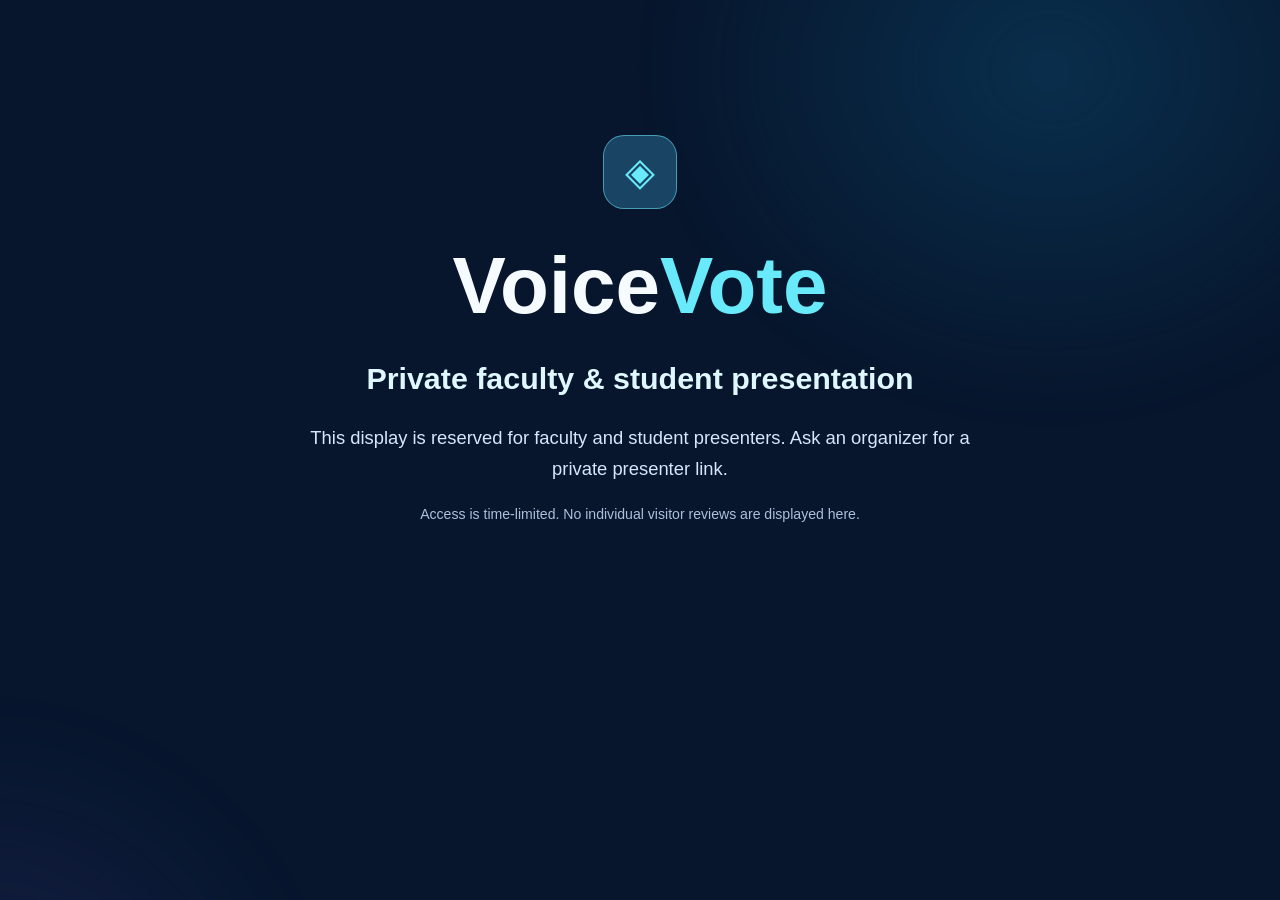
<file: results.html>
<!doctype html>
<html lang="en">
<head>
<meta charset="utf-8">
<meta name="viewport" content="width=device-width,initial-scale=1,viewport-fit=cover">
<meta name="theme-color" content="#06162e">
<meta name="description" content="VoiceVote: AI-powered science fair audience insights, demonstration and approved results.">
<title>VoiceVote • Science Fair Experience</title>
<link rel="preconnect" href="https://fonts.googleapis.com">
<link rel="stylesheet" href="results.css">
<script src="results.js" defer></script>
</head>
<body>
<div class="ambient ambient-one" aria-hidden="true"></div><div class="ambient ambient-two" aria-hidden="true"></div>
<section id="presenterAccessGate" class="presenter-access-gate" aria-live="polite">
  <span class="gate-mark" aria-hidden="true">◈</span>
  <h1>Voice<span>Vote</span></h1>
  <h2>Private faculty &amp; student presentation</h2>
  <p id="presenterAccessMessage">Open this screen using a temporary presenter link from the authenticated VoiceVote Admin Console. The visitor QR opens only the Voting page.</p>
  <p class="gate-help">Access is time-limited. No individual visitor reviews are displayed here.</p>
</section>
<div class="page-shell" id="pageShell" hidden>
  <header class="topbar">
    <div class="brand" aria-label="VoiceVote presenter display">
      <span class="brand-mark" aria-hidden="true"><svg viewBox="0 0 44 44" fill="none"><path d="M9 24c5-2 5-13 10-13s5 22 10 22 5-13 8-13" stroke="currentColor" stroke-width="4" stroke-linecap="round"/><circle cx="8" cy="24" r="3" fill="currentColor"/></svg></span>
      <span>Voice<span class="brand-accent">Vote</span><small>CURIOSITY CARNIVAL · SCIENCE FAIR</small></span>
    </div>
    <nav class="main-nav" aria-label="Private presenter views">
      <button type="button" id="presenterShowDemo" class="nav-link active" aria-pressed="true">Demo · How it works</button>
      <button type="button" id="presenterShowLive" class="nav-link" aria-pressed="false">Live Results · Smart Board</button>
    </nav>
    <div class="top-actions">
      <button id="brightToggle" class="icon-btn" type="button" aria-label="Switch to bright-room display" title="Bright room / dark room">◐ <span>Brightness</span></button>
      <button id="screenToggle" class="icon-btn" type="button" title="Enter or exit fullscreen">⛶ <span>Full screen</span></button>
    </div>
  </header>

  <main>
    <section class="hero" aria-labelledby="heroTitle">
      <div class="hero-copy">
        <p class="eyebrow"><span class="pulse-dot" aria-hidden="true"></span> OUR SCIENCE FAIR · BUILT BY STUDENTS</p>
        <h1 id="heroTitle" class="carnival-hero-heading">Curiosity Carnival</h1>
        <h2 class="hero-idea-title">Every great idea <em>deserves a voice.</em></h2>
        <p class="hero-description">Explore the ideas, voices and discoveries from our science fair. See how multilingual feedback becomes meaningful audience insights.</p>
        <div class="hero-tags" aria-label="Capabilities"><span>🎙 Speech recognition</span><span>文 AI translation</span><span>✦ Audience insights</span></div>
        <div class="hero-ctas">
          <a id="presenterVotingLink" class="primary-btn" href="#" rel="noopener">Open no-save Voting demonstration <span aria-hidden="true">↗</span></a>
          <a class="secondary-btn" href="#leaderboard">Explore the display <span aria-hidden="true">↓</span></a>
        </div>
      </div>
      <aside class="hero-art" aria-label="Visitor voting QR code">
        <div class="halo halo-outer" aria-hidden="true"></div>
        <div class="halo halo-inner" aria-hidden="true"></div>
        <div class="board-qr-card">
          <span class="board-qr-eyebrow">VISITORS · SCAN TO VOTE</span>
          <div class="board-qr-frame">
            <img class="board-qr-image" src="assets/curiosity-carnival-voting-qr.png"
                 width="360" height="360" loading="eager" decoding="async"
                 alt="Delhi Public School crest QR code linking to the public VoiceVote feedback form">
          </div>
          <strong class="board-qr-heading">Share your voice</strong>
          <span class="board-qr-caption">Opens public feedback only · No results access</span>
          <a class="board-qr-expand" href="assets/curiosity-carnival-voting-qr.png"
             target="_blank" rel="noopener noreferrer">Enlarge QR for the smart board ↗</a>
        </div>
      </aside>
    </section>

    <section class="status-banner" role="status" aria-live="polite">
      <span class="status-symbol" id="modeSymbol">✦</span>
      <div class="status-banner-text">
        <h1 id="modeTitle">DEMONSTRATION MODE</h1>
        <p id="modeDetails">You are viewing sample data, not actual votes or winners.</p>
      </div>
      <div class="status-banner-meta">
        <span id="lastUpdated" class="last-updated">Sample experience</span>
        <div class="live-banner-controls" id="liveBannerControls" hidden>
          <button id="liveDemoButton" type="button" title="Return to the faculty demonstration">Demo</button>
          <button id="liveRefreshButton" type="button" title="Fetch current authorized results">↻ Refresh</button>
          <button id="liveBrightnessButton" type="button" title="Toggle bright-room display">◐ Brightness</button>
          <button id="liveFullScreenButton" type="button" title="Enter or exit full screen">⛶ Full screen</button>
        </div>
      </div>
    </section>

    <section class="stat-grid" aria-label="Science fair insights">
      <article class="stat-card stat-cyan">
        <div class="stat-top"><span>EXHIBITS IN THE FAIR</span><span class="stat-icon">⬡</span></div>
        <strong id="totalProjects" class="stat-value">—</strong><p>Creative projects and discoveries</p>
      </article>
      <article class="stat-card stat-violet">
        <div class="stat-top"><span>AUDIENCE RESPONSES</span><span class="stat-icon">♫</span></div>
        <strong id="totalVotes" class="stat-value">—</strong><p id="voteMetricHint">Illustrative demo activity</p>
      </article>
      <article class="stat-card stat-gold">
        <div class="stat-top"><span>EXHIBITS APPRECIATED</span><span class="stat-icon">✷</span></div>
        <strong id="ratedProjects" class="stat-value">—</strong><p>Projects receiving a rating</p>
      </article>
      <article class="stat-card stat-green">
        <div class="stat-top"><span>LANGUAGES HEARD</span><span class="stat-icon">文</span></div>
        <strong id="languageCount" class="stat-value">—</strong><p>Every language has a voice</p>
      </article>
    </section>

    <section class="main-grid" id="leaderboard">
      <div class="feature-panel rankings-panel">
        <div class="section-heading">
          <div><p class="kicker">THE SPOTLIGHT</p><h2 id="rankingsHeading">Ideas worth celebrating<span class="title-dot">.</span></h2><p id="rankingsSubheading">Illustrative project cards, not actual rankings.</p></div>
          <div class="select-shell"><label for="gradeFilter">Grade</label><select id="gradeFilter" aria-label="Filter projects by grade"><option value="all">All grades</option></select></div>
        </div>
        <div id="leaderboardCards" class="leaderboard-cards" aria-live="polite"></div>
        <p id="rankingCount" class="ranking-count" aria-live="polite"></p>
        <p class="ranking-footnote" id="rankingNote">Sample scores are fictional. Audience ratings are different from official judging awards.</p>
      </div>
      <aside class="feature-panel insights-panel">
        <div class="section-heading"><div><p class="kicker">MULTILINGUAL MOMENTS</p><h2>Every language counts<span class="title-dot">.</span></h2><p id="languageSummary">Most-used feedback languages · Highest response count first.</p></div></div>
        <div id="languageBars" class="language-bars" aria-label="Feedback languages"></div>
        <div class="translation-story">
          <span class="story-icon">✳</span>
          <div><strong>One idea. Many languages.</strong><p>Speech becomes editable text, and multilingual feedback can be translated into English. Numerical scores are calculated, not generated by AI.</p></div>
        </div>
      </aside>
    </section>

    <section class="feedback-section" id="feedbackJourney">
      <div class="section-heading">
        <div><p class="kicker">HOW VOICEVOTE WORKS</p><h2>From voice to insight<span class="title-dot">.</span></h2>
          <p id="feedbackIntro">Feedback is recorded and translated automatically during a real submission; no student approval queue is needed.</p></div>
      </div>
      <div id="feedbackCards" class="feedback-cards">
        <article class="quote-card journey-card">
          <span class="quote-glyph" aria-hidden="true">🎙</span>
          <blockquote>Visitors speak in their preferred language or type their feedback.</blockquote>
          <small>01 · SPEECH TO EDITABLE TEXT</small>
        </article>
        <article class="quote-card journey-card">
          <span class="quote-glyph" aria-hidden="true">文</span>
          <blockquote>The submitted feedback is translated into English when needed.</blockquote>
          <small>02 · MULTILINGUAL TRANSLATION</small>
        </article>
        <article class="quote-card journey-card">
          <span class="quote-glyph" aria-hidden="true">✦</span>
          <blockquote>Ratings contribute to grade-wise audience trends using an ordinary scoring formula.</blockquote>
          <small>03 · TRANSPARENT INSIGHTS</small>
        </article>
      </div>
      <p class="ranking-footnote">In Private Live Results, authorized faculty can choose View feedback beside a project's rating to show captured original-language comments and English translations. The Admin Console retains full private reviews. No manual comment approval is required.</p>
    </section>

    <section class="story-strip" aria-label="How VoiceVote works">
      <div class="story-title"><span>THE VOICEVOTE JOURNEY</span><strong>From a thought to an insight.</strong></div>
      <div class="story-steps"><span><b>01</b> Speak or type</span><i aria-hidden="true">→</i><span><b>02</b> AI transcription &amp; translation</span><i aria-hidden="true">→</i><span><b>03</b> Audience insights</span></div>
    </section>
  </main>
  <footer class="page-footer">
    <span>VoiceVote <b>✦</b> AI-Powered Science Fair Feedback</span>
    <span>Audience appreciation is not the official jury result.</span>
  </footer>
</div>
<!-- Read-only, deliberate faculty-only drilldown. No visitor can load this
     content, and real comments are NEVER embedded in the static HTML. -->
<section id="projectFeedbackOverlay" class="project-feedback-overlay" hidden>
  <div id="projectFeedbackBackdrop" class="project-feedback-backdrop" aria-hidden="true"></div>
  <section id="projectFeedbackDialog" class="project-feedback-dialog" role="dialog"
           aria-modal="true" aria-labelledby="projectFeedbackTitle" tabindex="-1">
    <header class="project-feedback-header">
      <div>
        <p id="projectFeedbackEyebrow" class="kicker">FACULTY PROJECT FEEDBACK</p>
        <h2 id="projectFeedbackTitle">Project feedback</h2>
        <p id="projectFeedbackContext" class="project-feedback-context"></p>
      </div>
      <button id="projectFeedbackClose" class="project-feedback-close" type="button"
              aria-label="Close project feedback">✕ Close</button>
    </header>
    <p id="projectFeedbackNote" class="project-feedback-note">
      Real feedback is displayed only when a faculty presenter opens this panel.
      Contact details may be masked. Please avoid projecting sensitive personal information.
    </p>
    <p id="projectFeedbackStatus" class="project-feedback-status" role="status" aria-live="polite"></p>
    <div id="projectFeedbackList" class="project-feedback-list"></div>
    <div class="project-feedback-actions">
      <button id="projectFeedbackMore" type="button" hidden>Show more feedback</button>
      <button id="projectFeedbackDone" type="button">Back to Live Results</button>
    </div>
  </section>
</section>
<div class="presenter-bar" id="presenterBar" aria-label="Presentation controls" hidden>
  <span><span class="pulse-dot"></span> <strong>SMART BOARD MODE</strong></span>
  <button id="autoplayToggle" type="button" aria-pressed="false">▶ Auto-rotate grades</button>
  <button id="resetView" type="button">↺ Reset</button>
</div>
</body>
</html>
</file>
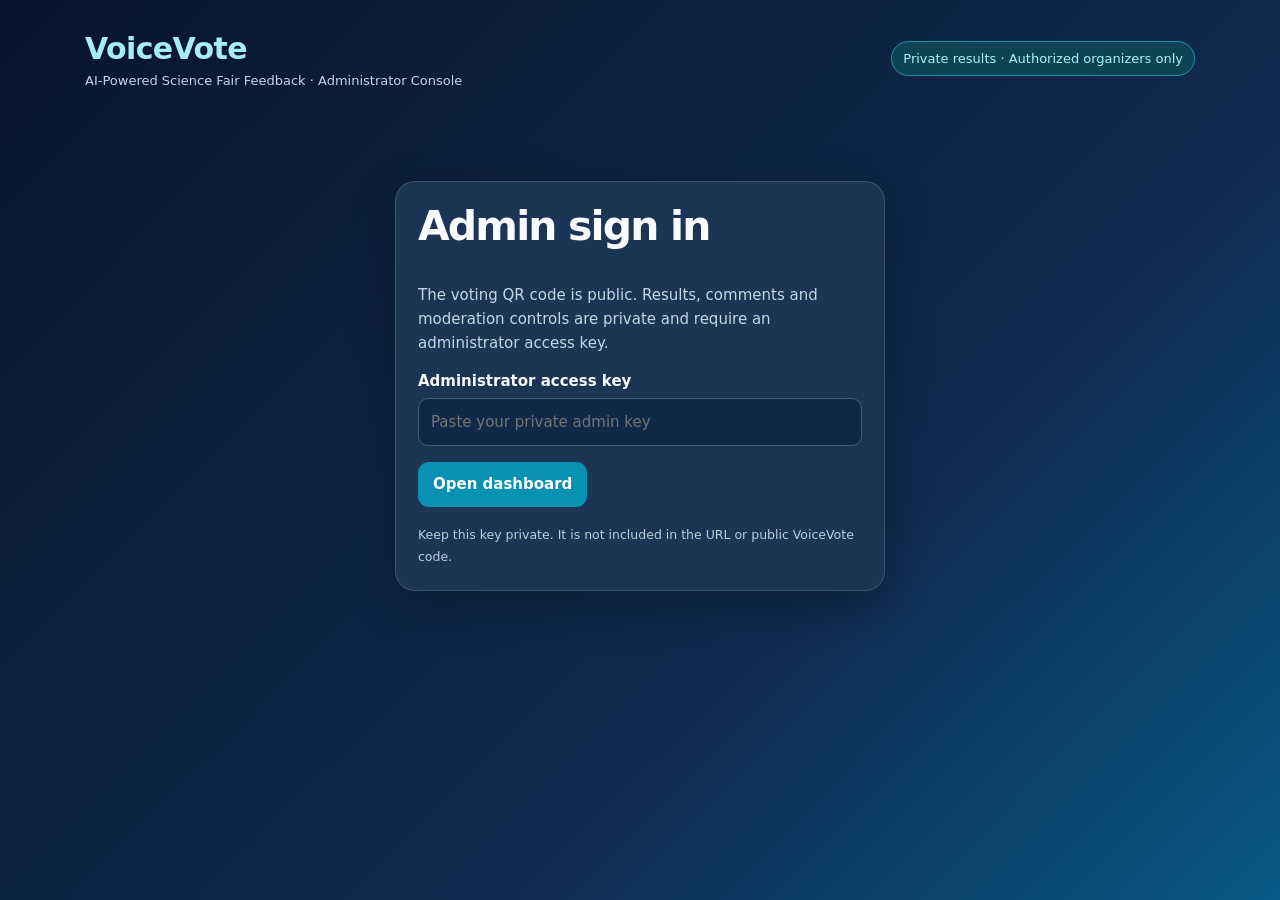
<file: apps-script/Admin.html>
<!doctype html>
<html lang="en">
<head>
  <meta charset="utf-8">
  <meta name="viewport" content="width=device-width, initial-scale=1">
  <base target="_top">
  <title>VoiceVote | AI Admin Console</title>
  <style>
    :root { color-scheme: dark; --bg:#091830; --panel:#1c3555; --panel2:#112946; --cyan:#67e8f9; --muted:#bdcedf; --line:#44627b; --accent:#0891b2; --gold:#facc15 }
    * { box-sizing:border-box }
    body { margin:0; color:#f8fafc; font:15px/1.5 system-ui,Arial,sans-serif; background:linear-gradient(135deg,#08152e,#102b50 65%,#075985); min-height:100vh }
    button, input, select { font:inherit }
    button { border:0; border-radius:11px; background:#0891b2; color:white; font-weight:700; cursor:pointer; padding:11px 15px }
    button:hover:not(:disabled) { filter:brightness(1.13) }
    button:focus-visible,input:focus-visible,select:focus-visible { outline:2px solid var(--cyan); outline-offset:2px }
    button:disabled { opacity:.55;cursor:default }
    input,select { width:100%; padding:12px; border-radius:10px; border:1px solid var(--line); background:#102946; color:white }
    label { display:block; font-weight:650; margin:12px 0 5px }
    .shell { max-width:1150px; margin:0 auto; padding:26px 20px 58px }
    .top { display:flex; align-items:center; justify-content:space-between; gap:16px; margin-bottom:24px; flex-wrap:wrap }
    .brand { color:var(--cyan); font-size:30px; font-weight:800; letter-spacing:-.6px }
    .tagline { color:var(--muted); font-size:13px }
    .pill { padding:7px 11px; background:#0e4255; color:#a5f3fc; border:1px solid #1f91ad; border-radius:50px; font-size:13px }
    .panel { background:var(--panel);border:1px solid #ffffff25;border-radius:20px;padding:22px;box-shadow:0 14px 45px #0004 }
    .login { max-width:490px;margin:10vh auto 0 }
    h1,h2,h3,p { margin-top:0 }
    h1 { font-size:26px;color:var(--cyan) }
    h2 { font-size:21px; margin-bottom:8px }
    h3 { font-size:16px }
    .help,small { color:var(--muted) }
    .error { color:#fecaca; margin-top:10px }
    .success { color:#a5f3fc;margin-top:10px }
    .bar { display:flex;justify-content:space-between;align-items:center;gap:12px;flex-wrap:wrap;margin:16px 0 }
    .muted-btn { background:#334155 }
    .warn-btn { background:#9f3035 }
    .tabs { display:flex;gap:8px;flex-wrap:wrap;margin:14px 0 20px }
    .tab { background:#163454; border:1px solid var(--line);color:#e2e8f0 }
    .tab.active { background:#087d9d; border-color:#67e8f9;color:white }
    .metrics { display:grid;grid-template-columns:repeat(4,minmax(130px,1fr));gap:12px;margin:18px 0 }
    .metric { background:var(--panel2);border:1px solid #ffffff24;border-radius:14px;padding:15px }
    .metric strong { color:var(--cyan);font-size:27px;display:block }
    .metric span { color:var(--muted);font-size:12px }
    .controls { display:grid;grid-template-columns:minmax(160px,1fr) 180px;gap:10px;margin:12px 0 }
    .table-wrap { overflow:auto; border:1px solid #ffffff24;border-radius:12px }
    /* Keep 407+ projects inside an independently scrollable rankings pane.
       The existing horizontal scroll and sticky column headers remain. */
    #rankingsPanel .table-wrap {
      max-height:min(65vh,640px);
      overflow-x:auto;overflow-y:scroll;
      scrollbar-gutter:stable;scrollbar-width:thin;
      scrollbar-color:#76dff2 #102946;
    }
    #rankingsPanel .table-wrap::-webkit-scrollbar { width:12px;height:12px }
    #rankingsPanel .table-wrap::-webkit-scrollbar-track { background:#102946;border-radius:9px }
    #rankingsPanel .table-wrap::-webkit-scrollbar-thumb {
      background:#467f9e;border:2px solid #102946;border-radius:9px;
    }
    #rankingsPanel .table-wrap::-webkit-scrollbar-thumb:hover { background:#76dff2 }
    table { width:100%;border-collapse:collapse;min-width:670px }
    th,td { padding:12px 11px;border-bottom:1px solid #ffffff15;text-align:left;white-space:nowrap }
    th { background:#102946;color:#cbd5e1; font-size:12px;position:sticky;top:0 }
    td { font-size:13px }
    tr:hover td { background:#ffffff06 }
    .link-btn { background:transparent;color:var(--cyan);text-decoration:underline;padding:6px }
    .small-btn { padding:7px 9px;font-size:12px }
    .review { padding:17px 0;border-bottom:1px solid #ffffff25 }
    .review p { margin:7px 0; overflow-wrap:anywhere }
    .badge { font-size:12px;padding:4px 8px;border-radius:50px;background:#284e69;color:var(--cyan);display:inline-block }
    .badge-warn { background:#663034;color:#fecaca }
    .section-heading { display:flex;justify-content:space-between;gap:10px;align-items:center;flex-wrap:wrap }
    .drawer { margin-top:20px;padding:20px;border-radius:15px;background:#102944;border:1px solid var(--line) }
    .notice { background:#0f3b52;padding:13px 14px;border-radius:10px;color:#b6ecfb;margin:12px 0;line-height:1.6 }
    .danger-zone { margin:17px 0;padding:15px;background:#472c3a;border-radius:14px;border:1px solid #d47c81 }
    .actions { display:flex;gap:10px;flex-wrap:wrap }
    [hidden] { display:none !important }
    @media(max-width:690px) {
      .shell { padding:18px 12px 38px } .panel {padding:15px}
      .metrics {grid-template-columns:repeat(2,minmax(0,1fr))}
      .controls {grid-template-columns:1fr}
      .brand {font-size:25px}
    }

    /* Console visual hierarchy — the page title is the primary landmark,
       section titles and descriptions are clearly subordinate. */
    #loginPanel h1,#adminPanel h1{
      color:#f8fcff;font-size:clamp(2.1rem,3.2vw,2.85rem);
      font-weight:900;line-height:1.12;letter-spacing:-.045em
    }
    #adminPanel .section-heading h2,#adminPanel .drawer h2{
      color:#f5fcff;font-size:clamp(1.35rem,2.1vw,1.7rem);
      font-weight:850;letter-spacing:-.025em;line-height:1.2
    }
    #adminPanel .section-heading h2{border-left:4px solid #74e6f4;padding-left:12px}
    #adminPanel h3{color:#ffe2a5;font-size:1.12rem;font-weight:820}
    #adminPanel .help,#loginPanel .help{color:#c5d7e6;line-height:1.6}
    #adminPanel .metric strong{color:#8beafa;font-size:clamp(1.7rem,2.4vw,2.15rem)}
    #adminPanel .metric:nth-child(2) strong{color:#dfc4ff}
    #adminPanel .metric:nth-child(3) strong{color:#ffdc8b}
    #adminPanel .metric:nth-child(4) strong{color:#90eed6}
    #adminPanel .tab.active{background:linear-gradient(110deg,#0c7394,#19577b)}
    .brand{color:#a8ecf9}
    .tagline{color:#c4d6e6}
    .project-editor-grid{display:grid;grid-template-columns:repeat(2,minmax(0,1fr));gap:14px}
    #managerForm .actions{margin-top:18px}
    #managerProject{min-width:0}
    #managerStatus{overflow-wrap:anywhere}
    .project-confirm-dialog{
      width:min(92vw,530px);max-height:min(88vh,800px);
      overflow:auto;padding:0;color:#f4fbff;
      border:1px solid #5a8caa;border-radius:21px;
      background:linear-gradient(145deg,#183c5b,#0c203a 75%);
      box-shadow:0 28px 75px #010915bd;
    }
    .project-confirm-dialog::backdrop{background:#010b20c9;backdrop-filter:blur(4px)}
    .project-confirm-inner{padding:clamp(20px,4vw,29px)}
    .project-confirm-eyebrow{color:#8eeafb;text-transform:uppercase;letter-spacing:.11em;font-size:12px;font-weight:850}
    .project-confirm-dialog h2{font-size:clamp(22px,3vw,28px);color:#fff;margin:9px 0 17px;line-height:1.2}
    .project-confirm-fields{margin:0 0 17px;border:1px solid #446b87;background:#112d4a;border-radius:13px;padding:13px 15px}
    .project-confirm-fields dt{color:#a8cae3;font-size:12px;font-weight:750;text-transform:uppercase;letter-spacing:.04em;margin:8px 0 3px}
    .project-confirm-fields dt:first-child{margin-top:0}
    .project-confirm-fields dd{margin:0;overflow-wrap:anywhere;font-weight:680}
    .project-confirm-risk{background:#4a2933;border:1px solid #d58f88;color:#ffe2d8;padding:12px;border-radius:10px;line-height:1.5;margin-bottom:16px}
    .project-confirm-actions{display:flex;justify-content:flex-end;gap:10px;flex-wrap:wrap;margin-top:20px}
    .project-confirm-actions button{min-width:130px}
    @media(max-width:500px){.project-confirm-actions button{flex:1;min-width:100px}}
    @media(max-width:690px){.project-editor-grid{grid-template-columns:1fr}}
  </style>
</head>
<body>
  <main class="shell">
    <header class="top">
      <div><div class="brand">VoiceVote</div><div class="tagline">AI-Powered Science Fair Feedback · Administrator Console</div></div>
      <div class="pill">Private results · Authorized organizers only</div>
    </header>

    <section id="loginPanel" class="panel login">
      <h1>Admin sign in</h1>
      <p class="help">The voting QR code is public. Results, comments and moderation controls are private and require an administrator access key.</p>
      <form id="loginForm">
        <label for="adminKey">Administrator access key</label>
        <input id="adminKey" type="password" autocomplete="off" required placeholder="Paste your private admin key">
        <div class="bar"><button type="submit" id="loginBtn">Open dashboard</button></div>
      </form>
      <p id="loginError" class="error" role="alert"></p>
      <small>Keep this key private. It is not included in the URL or public VoiceVote code.</small>
    </section>

    <section id="adminPanel" hidden>
      <div class="bar">
        <div><h1 style="margin:0">Science Fair Insights</h1><p class="help">Audience voting · Multilingual feedback · Organizer controls</p></div>
        <div class="actions"><button id="refreshBtn" class="muted-btn">Refresh results</button><button id="logoutBtn" class="muted-btn">Sign out</button></div>
      </div>
      <div class="metrics">
        <div class="metric"><strong id="projectCount">—</strong><span>Registered projects</span></div>
        <div class="metric"><strong id="voteCount">—</strong><span>Valid audience votes</span></div>
        <div class="metric"><strong id="ratedCount">—</strong><span>Projects with ratings</span></div>
        <div class="metric"><strong id="langCount">—</strong><span>Feedback languages used</span></div>
      </div>
      <nav class="tabs" aria-label="Admin views">
        <button id="rankingsTab" class="tab active" type="button">Project rankings</button>
        <button id="votersTab" class="tab" type="button">Voter controls</button>
        <button id="passesTab" class="tab" type="button">Visitor passes</button>
        <button id="projectsTab" class="tab" type="button">Manage projects</button>
      </nav>
      <p id="adminStatus" role="status" class="help" aria-live="polite"></p>
      <p id="auditAlert" class="notice" role="alert" hidden></p>

      <section id="rankingsPanel" class="panel">
        <div class="section-heading">
          <div><h2>Project rankings</h2><p class="help">Fairer weighted scoring accounts for both stars and vote count. Feedback stays hidden until opened.</p></div>
          <span class="badge">Live private view</span>
        </div>
        <div class="controls">
          <input id="rankSearch" type="search" placeholder="Search project, class or section" aria-label="Filter rankings">
          <select id="classFilter" aria-label="Filter by class"><option value="">All classes</option></select>
        </div>
        <div class="table-wrap" role="region" tabindex="0" aria-label="Scrollable project rankings">
          <table><thead><tr><th id="rankHeading">Overall rank</th><th>Project</th><th>Class / section</th><th>Votes</th><th>Average ★</th><th>Weighted ★</th><th>Reviews</th></tr></thead>
          <tbody id="rankingRows"></tbody></table>
        </div>
        <p id="rankingCount" class="help"></p>
        <section id="reviewPanel" class="drawer" hidden aria-live="polite">
          <div class="section-heading">
            <h2 id="reviewsTitle">Reviews</h2>
            <button id="closeReviews" class="muted-btn small-btn">Hide feedbacks</button>
          </div>
          <p id="reviewsStatus" class="help"></p>
          <div id="reviewsList"></div>
          <button id="moreReviews" class="muted-btn" hidden>Show more reviews</button>
        </section>
      </section>

      <section id="projectsPanel" class="panel" hidden>
        <div class="section-heading">
          <div>
            <h2>Event-Day Project Manager</h2>
            <p class="help">Add, correct, deactivate or restore a project safely. Existing Project IDs and feedback records are preserved. The public voter catalog refreshes from the live Google Sheet.</p>
          </div>
          <span class="badge">Admin only · Audited</span>
        </div>
        <div class="notice">Changes are audited and affect public project selection. Never use permanent row deletion during the fair. Deactivation hides a project and its existing ratings from active rankings until it is restored.</div>
        <div class="controls">
          <input type="search" id="managerSearch" placeholder="Search project, section or ID" aria-label="Find existing project">
          <select id="managerProject" aria-label="Select an existing project"><option value="">Choose a project to edit</option></select>
        </div>
        <div class="actions">
          <button type="button" id="managerNew" class="muted-btn">+ Add a new project</button>
          <button type="button" id="managerRefresh" class="muted-btn">Refresh current roster</button>
        </div>
        <form id="managerForm" class="drawer">
          <h3 id="managerModeTitle">Add a new project</h3>
          <p id="managerSelectionInfo" class="help">The system generates a unique Project ID. Choose an existing class and section.</p>
          <div class="project-editor-grid">
            <div><label for="managerGrade">Class / grade</label><select id="managerGrade" required></select></div>
            <div><label for="managerSection">Section</label><select id="managerSection" required></select></div>
          </div>
          <label for="managerName">Project name</label>
          <input id="managerName" type="text" maxlength="200" autocomplete="off" required placeholder="Enter the official project name">
          <label for="managerReason">Reason for the change (minimum 8 characters)</label>
          <input id="managerReason" type="text" maxlength="400" autocomplete="off" placeholder="e.g. Teacher approved this addition at the fair">
          <p class="help" id="managerImpact">No existing feedback is modified by these actions.</p>
          <div class="actions">
            <button id="managerAdd" type="submit">Add project</button>
            <button id="managerSave" type="button" hidden>Save corrections</button>
            <button id="managerDeactivate" type="button" class="warn-btn" hidden>Deactivate project</button>
            <button id="managerReactivate" type="button" hidden>Reactivate project</button>
          </div>
        </form>
        <p id="managerStatus" class="notice" role="status" aria-live="polite">Select this tab to load the live project registry.</p>
      </section>

      <section id="votersPanel" class="panel" hidden>
        <h2>Voter controls</h2>
        <p class="help">Admin actions are logged. Existing feedback stays in the sheet; votes can be excluded from rankings without deleting records.</p>
        <div class="notice" id="votingState">Loading voting status…</div>
        <div class="actions">
          <button id="pauseBtn" class="warn-btn">Pause audience voting</button>
          <button id="resumeBtn">Resume audience voting</button>
          <button id="reloadVoters" class="muted-btn">Refresh voter activity</button>
        </div>
        <div class="danger-zone">
          <strong>Voting integrity limitations</strong>
          <p class="help" style="margin:8px 0 0">In preparation mode, a browser token limits legacy votes and can be bypassed by clearing storage. When single-use passes are required, the server rejects code reuse across browsers. Each visitor should have one unique pass.</p>
        </div>
        <p class="help"><span id="protectedCount">0</span> protected-token votes · <span id="legacyCount">0</span> older unidentifiable votes · <span id="excludedCount">0</span> excluded from rankings</p>
        <h3>Recent voter activity</h3>
        <div class="table-wrap">
          <table><thead><tr><th>Saved at</th><th>Project</th><th>Browser token</th><th>Status</th><th>Moderation</th></tr></thead>
          <tbody id="voterRows"></tbody></table>
        </div>
        <p class="help">“Exclude” removes a vote from this dashboard's rankings but does not unlock the visitor's browser. A controlled re-vote process requires separate organizer-issued reset codes.</p>
      </section>

      <section id="passesPanel" class="panel" hidden>
        <div class="section-heading">
          <div>
            <h2>Single-use visitor voting passes</h2>
            <p class="help">One common event QR. A unique pass can only be redeemed once, even from another browser or after storage is cleared.</p>
          </div>
          <span class="badge" id="passModeLabel">Loading mode…</span>
        </div>
        <div class="notice" id="passModeHelp">
          Preparation mode: existing browser-token voting is permitted. Generate and distribute codes before activating mandatory passes.
        </div>
        <div class="metrics" style="grid-template-columns:repeat(3,minmax(0,1fr))">
          <div class="metric"><strong id="passesAvailable">—</strong><span>Available</span></div>
          <div class="metric"><strong id="passesUsed">—</strong><span>Redeemed</span></div>
          <div class="metric"><strong id="passesRevoked">—</strong><span>Revoked</span></div>
        </div>
        <div class="actions">
          <button type="button" id="activatePasses" class="warn-btn">Require passes for all new votes</button>
          <button type="button" id="preparePasses" class="muted-btn">Return to preparation mode</button>
          <button type="button" id="refreshPasses" class="muted-btn">Refresh pass status</button>
        </div>
        <div class="danger-zone">
          <strong>Before you activate mandatory passes</strong>
          <p class="help" style="margin:8px 0 0">Print and distribute the codes first, test the public form, and confirm organizers are ready. Activation affects every visitor immediately. Preparation mode preserves the working legacy submission flow.</p>
        </div>

        <h3>Generate visitor passes</h3>
        <div class="controls">
          <div><label for="passBatchSize">Passes in this batch (1–100)</label>
            <input id="passBatchSize" type="number" min="1" max="100" value="20"></div>
          <div><label for="passBatchReason">Reason / batch label</label>
            <input id="passBatchReason" value="Science fair visitor admission"></div>
        </div>
        <div class="actions"><button type="button" id="issuePasses">Generate new passes</button></div>
        <p class="help">Codes are randomly generated and shown only once. Google Sheets stores their hashes, not the plaintext. Copy or print the generated list before closing it. Never include codes in public screenshots.</p>
        <div class="drawer" id="issuedPassPanel" hidden>
          <h3>Newly issued passes — copy now</h3>
          <textarea id="issuedPassOutput" readonly rows="9" style="width:100%;border-radius:10px;background:#0d2542;color:white;border:1px solid var(--line);padding:12px"></textarea>
          <div class="actions">
            <button id="copyIssuedPasses" type="button" class="muted-btn">Copy pass list</button>
            <button id="clearIssuedPasses" type="button" class="warn-btn">Hide codes</button>
          </div>
          <p id="passCopyStatus" class="help" role="status"></p>
        </div>

        <h3 style="margin-top:28px">Reissue a lost or damaged UNUSED pass</h3>
        <p class="help">Enter the printed serial number. The old pass is revoked before a replacement is generated. A redeemed pass cannot be reissued to obtain another vote.</p>
        <div class="controls">
          <div><label for="reissueSerial">Old pass serial</label>
            <input id="reissueSerial" type="number" min="1" placeholder="e.g. 27"></div>
          <div><label for="reissueReason">Reason (minimum 8 characters)</label>
            <input id="reissueReason" placeholder="Printed pass was lost before use"></div>
        </div>
        <div class="actions"><button type="button" id="reissuePass">Revoke old pass and issue replacement</button></div>

        <h3 style="margin-top:28px">Recent pass activity</h3>
        <div class="table-wrap">
          <table><thead><tr><th>Serial</th><th>Code ending</th><th>Status</th><th>Replaces</th><th>Replaced by</th></tr></thead>
          <tbody id="passesRows"></tbody></table>
        </div>
        <p class="help" id="passesInfo">Recent passes shown without full access codes or hashes.</p>
      </section>

      <details class="panel" id="presenterPanel" style="margin-top:18px">
        <summary style="cursor:pointer;font-weight:800;font-size:17px">Faculty Presentation · Demo Voting and Private Live Results</summary>
        <p class="help">Create one temporary faculty/student presenter session. It provides three links: a read-only presentation about the app, a private LIVE smart-board results dashboard, and the SAME Voting interface in no-save demo mode. None of these links is shown to QR visitors. The temporary session expires after two hours; only the owner can issue it.</p>
        <div class="actions">
          <button type="button" id="createPresenterLink">Create temporary owner demo link</button>
          <a id="ownerResultsDemoLink" href="#" target="_blank" rel="noopener noreferrer" hidden
             style="padding:11px 15px;color:#b6ecfb">Open Faculty Demo Screen ↗</a>
          <a id="ownerResultsLiveLink" href="#" target="_blank" rel="noopener noreferrer" hidden
             style="padding:11px 15px;color:#b6ecfb">Open Private Live Results ↗</a>
          <a id="ownerPresenterLink" href="#" target="_blank" rel="noopener noreferrer" hidden
             style="padding:11px 15px;color:#b6ecfb">Open No-Save Voting Demo ↗</a>
        </div>
        <p id="presenterMessage" class="help" role="status">Sign in to issue restricted faculty/student presentation links. Keep them private; they expire after two hours and never allow parents to access live results through the public QR.</p>
      </details>

      <footer style="padding:25px 0;color:#aabfd1;font-size:12px">
        VoiceVote · Browser speech recognition and multilingual machine translation.
        Ratings are audience feedback, not final jury awards.
      </footer>
    </section>
  </main>

  <dialog id="managerConfirmDialog" class="project-confirm-dialog"
          aria-labelledby="managerConfirmTitle" aria-describedby="managerConfirmHelp">
    <div class="project-confirm-inner">
      <p class="project-confirm-eyebrow">VoiceVote · Project Manager</p>
      <h2 id="managerConfirmTitle">Review project change</h2>
      <p class="help" id="managerConfirmHelp">Check the details before applying this audited change.</p>
      <dl class="project-confirm-fields">
        <dt>Grade and section</dt><dd id="managerConfirmLocation"></dd>
        <dt>Project</dt><dd id="managerConfirmProject"></dd>
        <dt>Reason</dt><dd id="managerConfirmReason"></dd>
      </dl>
      <p id="managerConfirmRisk" class="project-confirm-risk" hidden></p>
      <p class="help">Existing feedback records and permanent project IDs are preserved.</p>
      <div class="project-confirm-actions">
        <button type="button" id="managerConfirmCancel" class="muted-btn">Cancel</button>
        <button type="button" id="managerConfirmProceed">Confirm change</button>
      </div>
    </div>
  </dialog>

  <script>
  (() => {
    'use strict';
    const $ = id => document.getElementById(id);
    let key = '';
    let overview = null;
    let reviewProject = null;
    let reviewOffset = 0;
    let voters = [];
    let managerData = null;
    let managerSelectedId = '';
    let managerBusy = false;
    let managerConfirmPending = null;
    // A sign-out or new login attempt invalidates all outstanding admin RPCs.
    // Google Apps Script calls cannot be cancelled after dispatch, but stale
    // responses must never repopulate private DOM or in-memory dashboard data.
    let authEpoch = 0;
    let reviewEpoch = 0;
    let reviewsLoading = false;

    function text(node, value) { node.textContent = String(value == null ? '' : value); }
    function call(fn, args, success, fail) {
      const epoch = authEpoch;
      const onSuccess = data => { if (authEpoch === epoch) success(data); };
      const onFailure = err => { if (authEpoch === epoch) (fail || showError)(err); };
      if (!window.google || !google.script || !google.script.run) {
        onFailure(new Error('This page must be opened from the private Apps Script admin URL.'));
        return;
      }
      google.script.run
        .withSuccessHandler(onSuccess)
        .withFailureHandler(onFailure)[fn](...args);
    }
    function showError(err) { text($('adminStatus'), 'Error: ' + (err.message || String(err))); }
    function node(name, className, value) {
      const el = document.createElement(name);
      if (className) el.className = className;
      if (value !== undefined) text(el, value);
      return el;
    }
    function noReviews() {
      reviewEpoch++;
      reviewsLoading = false;
      reviewOffset = 0;
      reviewProject = null;
      $('reviewPanel').hidden = true;
      $('reviewsList').replaceChildren();
      $('moreReviews').hidden = true;
      $('moreReviews').disabled = false;
    }
    function clearPrivateView() {
      // Hidden panels still contain DOM nodes. Remove their sensitive values,
      // not merely the visible login state, when an organizer signs out.
      ['rankingRows', 'voterRows', 'passesRows'].forEach(id => $(id).replaceChildren());
      managerData=null;managerSelectedId='';managerBusy=false;
      managerConfirmPending=null;
      if($('managerConfirmDialog').open)$('managerConfirmDialog').close();
      ['managerConfirmLocation','managerConfirmProject','managerConfirmReason','managerConfirmRisk']
        .forEach(id=>text($(id),''));
      $('managerProject').replaceChildren(new Option('Choose a project to edit',''));
      $('managerGrade').replaceChildren();
      $('managerSection').replaceChildren();
      $('managerSearch').value='';$('managerName').value='';$('managerReason').value='';
      ['managerStatus','managerSelectionInfo','managerImpact','managerModeTitle']
        .forEach(id=>text($(id),''));
      ['projectCount','voteCount','ratedCount','langCount','protectedCount',
        'legacyCount','excludedCount','rankingCount','reviewsTitle',
        'reviewsStatus','adminStatus','votingState','passesAvailable',
        'passesUsed','passesRevoked','passesInfo','passModeLabel',
        'passModeHelp','passCopyStatus','auditAlert'].forEach(id => text($(id),'')); 
      ['ownerPresenterLink','ownerResultsDemoLink','ownerResultsLiveLink'].forEach(id=>{
        $(id).hidden=true;$(id).href='';
      });
      $('presenterPanel').open=false;
      text($('presenterMessage'),'Sign in to create temporary faculty presentation links.');
      $('auditAlert').hidden = true;
      $('issuedPassOutput').value = '';
      $('issuedPassPanel').hidden = true;
      $('rankSearch').value = '';
      $('classFilter').replaceChildren(new Option('All classes',''));
      $('classFilter').value = '';
      $('reissueSerial').value = '';
      $('reissueReason').value = '';
      noReviews();
    }
    function stars(n) { return Number(n).toFixed(2) + ' / 5'; }
    function renderRankings() {
      if (!overview) return;
      const query = $('rankSearch').value.toLocaleLowerCase().trim();
      const grade = $('classFilter').value;
      const matches = overview.projects.filter(p =>
        (!grade || p.grade === grade) &&
        (!query || [p.project,p.grade,p.section].join(' ').toLocaleLowerCase().includes(query))
      );
      $('rankingRows').replaceChildren();
      // Rank numbers in the Admin table follow the same scope as the board:
      // global in All classes, grade-local when a class is selected. Compute
      // grade positions across ALL rated projects before applying search, so
      // searching for one project never deceptively promotes it to rank 1.
      const gradePositions=Object.create(null);
      const positionById=Object.create(null);
      overview.projects.forEach(p=>{
        if(Number(p.votes)<=0)return;
        const gradeKey=String(p.grade);
        gradePositions[gradeKey]=(gradePositions[gradeKey]||0)+1;
        positionById[p.id]=gradePositions[gradeKey];
      });
      text($('rankHeading'),grade?'Grade rank':'Overall rank');
      matches.forEach(p => {
        const tr = node('tr');
        const displayRank=Number(p.votes)>0?(grade?positionById[p.id]:p.rank):'—';
        [displayRank,p.project,'Class '+p.grade+' · '+p.section,p.votes,
          p.votes ? stars(p.average) : '—',p.votes ? p.weighted.toFixed(3) : '—'].forEach(v => tr.appendChild(node('td','',v)));
        const td = node('td');
        const button = node('button','link-btn',p.votes ? 'View feedbacks ('+p.votes+')' : 'No reviews');
        button.type = 'button';
        button.disabled = p.votes === 0;
        button.addEventListener('click', () => showReviews(p));
        td.appendChild(button);
        tr.appendChild(td);
        $('rankingRows').appendChild(tr);
      });
      text($('rankingCount'), matches.length+' project(s) shown · '+
        (grade?'Grade '+grade+' ranking':'Overall ranking')+
        ' · Unrated projects have no rank · Sorted by weighted audience score');
    }
    function renderOverview(data) {
      overview = data;
      text($('projectCount'),data.totalProjects);
      text($('voteCount'),data.acceptedVotes);
      text($('ratedCount'),data.ratedProjects);
      text($('langCount'),data.languages.length);
      text($('protectedCount'),data.protectedVotes);
      text($('legacyCount'),data.legacyVotes);
      text($('excludedCount'),data.excludedVotes);
      const pendingAuditCount = Number(data.auditPendingActions) || 0;
      $('auditAlert').hidden = pendingAuditCount === 0;
      text($('auditAlert'),pendingAuditCount
        ? 'AUDIT ATTENTION: ' + pendingAuditCount +
          ' unresolved administrator action(s). New admin changes are blocked. Ask the owner to reconcile the Admin Action Log before retrying.'
        : '');
      text($('votingState'),data.votingOpen
        ? 'Voting is OPEN — new feedback may be accepted.'
        : 'Voting is PAUSED — new submissions are rejected by the server.');
      $('pauseBtn').disabled = !data.votingOpen;
      $('resumeBtn').disabled = data.votingOpen;
      const existingGrade = $('classFilter').value;
      const grades = [...new Set(data.projects.map(p => p.grade))].sort((a,b) => a.localeCompare(b,undefined,{numeric:true}));
      $('classFilter').replaceChildren(new Option('All classes',''));
      grades.forEach(g=>$('classFilter').add(new Option('Class '+g,g)));
      $('classFilter').value = grades.includes(existingGrade) ? existingGrade : '';
      noReviews(); renderRankings();
      text($('adminStatus'),'Results refreshed. Feedback text remains private until you choose a project.');
    }
    function refresh() { call('adminGetOverview',[key],renderOverview); }
    function showReviews(p) {
      noReviews();
      reviewProject = p;
      reviewOffset = 0;
      $('reviewsList').replaceChildren();
      $('reviewPanel').hidden = false;
      text($('reviewsTitle'),'Feedbacks · '+p.project+' (Class '+p.grade+', '+p.section+')');
      fetchReviews();
      $('reviewPanel').scrollIntoView({behavior:'smooth',block:'start'});
    }
    function fetchReviews() {
      if (!reviewProject || reviewsLoading) return;
      const requestedId = reviewProject.id;
      const requestedOffset = reviewOffset;
      const requestEpoch = reviewEpoch;
      reviewsLoading = true;
      $('moreReviews').disabled = true;
      text($('reviewsStatus'),'Loading private feedback…');
      call('adminGetReviews',[key,requestedId,requestedOffset],data=>{
        if (requestEpoch !== reviewEpoch || !reviewProject || reviewProject.id!==requestedId) return;
        reviewsLoading = false;
        $('moreReviews').disabled = false;
        data.reviews.forEach(r=>{
          const card=node('article','review');
          const title=node('div');
          title.appendChild(node('strong','',r.rating+' ★'));
          title.appendChild(node('span','badge',r.language+' · '+(r.status==='VOID'?'Excluded':'Valid')));
          card.appendChild(title);
          card.appendChild(node('p','',r.original));
          if (r.translation && r.translation!==r.original) {
            card.appendChild(node('p','help','English translation: '+r.translation));
          }
          card.appendChild(node('small','',r.time));
          $('reviewsList').appendChild(card);
        });
        reviewOffset += data.reviews.length;
        text($('reviewsStatus'),data.total+' feedback record(s) · '+reviewOffset+' shown');
        $('moreReviews').hidden = reviewOffset>=data.total;
      },err=>{
        if (requestEpoch !== reviewEpoch) return;
        reviewsLoading = false;
        $('moreReviews').disabled = false;
        showError(err);
        text($('reviewsStatus'),'Could not load private feedback. Try again.');
      });
    }

    function managerOptions() {
      const list=managerData ? managerData.projects : [];
      const query=$('managerSearch').value.trim().toLocaleLowerCase();
      const matches=list.filter(p=>!query ||
        [p.grade,p.section,p.project,p.id].join(' ').toLocaleLowerCase().includes(query));
      const select=$('managerProject');
      select.replaceChildren(new Option('Choose a project to edit ('+list.length+' total)',''));
      matches.slice(0,250).forEach(p=>select.add(new Option(
        (p.active?'● ':'○ ')+'Grade '+p.grade+' · '+p.section+' · '+p.project,p.id
      )));
      select.value=matches.some(p=>p.id===managerSelectedId)?managerSelectedId:'';
      if(query && matches.length>250){
        text($('managerStatus'),'Showing the first 250 matches. Refine your search to locate the correct project.');
      }
    }
    function managerSections(keep) {
      const grade=$('managerGrade').value,selected=keep||'';
      const sections=managerData?[...new Set(managerData.projects
        .filter(p=>p.grade===grade).map(p=>p.section))]
        .sort((a,b)=>a.localeCompare(b,undefined,{numeric:true})):[];
      $('managerSection').replaceChildren(new Option('Select section',''));
      sections.forEach(s=>$('managerSection').add(new Option(s,s)));
      $('managerSection').value=sections.includes(selected)?selected:'';
    }
    function managerMode(id) {
      managerSelectedId=id||'';
      const current=managerData?.projects.find(p=>p.id===managerSelectedId);
      const grades=managerData?[...new Set(managerData.projects.map(p=>p.grade))]
        .sort((a,b)=>a.localeCompare(b,undefined,{numeric:true})):[];
      $('managerGrade').replaceChildren(new Option('Select grade',''));
      grades.forEach(g=>$('managerGrade').add(new Option('Grade '+g,g)));
      $('managerGrade').value=current?current.grade:'';
      managerSections(current?.section);
      $('managerName').value=current?.project||'';
      $('managerReason').value='';
      text($('managerModeTitle'),current?'Edit project · '+current.id:'Add a new project');
      text($('managerSelectionInfo'),current
        ? 'Permanent ID: '+current.id+' · '+(current.active?'ACTIVE':'INACTIVE')+
          ' · Original source key: '+current.sourceKey
        : 'A unique permanent ID and event-day source key will be generated.');
      text($('managerImpact'),current
        ? (current.votes||0)+' valid vote(s) currently attributed to this project.'+
          (current.legacyVotes?' Old votes lack stable IDs; renaming requires organizer reconciliation.':'')
        : 'New project will have zero ratings. Existing feedback is never modified.');
      $('managerAdd').hidden=!!current;
      $('managerSave').hidden=!current||!current.active;
      $('managerDeactivate').hidden=!current||!current.active;
      $('managerReactivate').hidden=!current||current.active;
      managerOptions();
    }
    function refreshManagedProjects(preferredId) {
      text($('managerStatus'),'Loading the current protected Projects sheet…');
      call('adminGetManagedProjects',[key],data=>{
        managerData=data;
        managerMode(preferredId||managerSelectedId);
        text($('managerStatus'),data.active+' active of '+data.total+
          ' project(s). '+(data.pendingAuditActions
            ? 'WARNING: unresolved audit actions prevent changes.'
            : 'Select a project, or choose Add a new project.'));
      },err=>{text($('managerStatus'),'Could not load projects: '+(err.message||String(err)));});
    }
    function managerSubmit(action,data) {
      if(managerBusy || !key)return;
      managerBusy=true;
      ['managerAdd','managerSave','managerDeactivate','managerReactivate']
        .forEach(id=>$(id).disabled=true);
      text($('managerStatus'),'Saving audited '+action.toLowerCase()+'…');
      call('adminChangeProject',[key,data],result=>{
        managerBusy=false;
        ['managerAdd','managerSave','managerDeactivate','managerReactivate']
          .forEach(id=>$(id).disabled=false);
        text($('managerStatus'),(result.changed?'Saved: ':'No change: ')+
          result.project+'. Public Voting will read the current catalog on refresh.');
        refresh();
        refreshManagedProjects(result.id);
      },err=>{
        managerBusy=false;
        ['managerAdd','managerSave','managerDeactivate','managerReactivate']
          .forEach(id=>$(id).disabled=false);
        text($('managerStatus'),'Not confirmed: '+(err.message||String(err))+
          ' Refresh the list before retrying. Do not blindly repeat an uncertain write.');
      });
    }
    function managerAction(action) {
      if(managerBusy || !managerData || managerConfirmPending)return;
      const current=managerData.projects.find(p=>p.id===managerSelectedId);
      if(action!=='ADD'&&!current)return;
      const reason=$('managerReason').value.trim();
      if(reason.length<8) {
        text($('managerStatus'),'Enter an explanation of at least eight characters.');
        return;
      }
      const data={action,reason,grade:$('managerGrade').value,
        section:$('managerSection').value,project:$('managerName').value.trim(),
        id:current?.id||'',expectedVersion:current?.version||'',
        confirmAffectedVotes:action==='DEACTIVATE'};
      if((action==='ADD'||action==='EDIT') &&
         (!data.grade || !data.section || !data.project)){
        text($('managerStatus'),'Select the grade and section, and enter a project name.');
        return;
      }
      const label={ADD:'Add new project',EDIT:'Save project corrections',
        DEACTIVATE:'Deactivate project',REACTIVATE:'Reactivate project'}[action];
      const grade=data.grade||(current&&current.grade)||'—';
      const section=data.section||(current&&current.section)||'—';
      const project=data.project||(current&&current.project)||'—';
      text($('managerConfirmTitle'),label);
      text($('managerConfirmProceed'),action==='ADD'?'Add project':
        action==='EDIT'?'Save corrections':label);
      text($('managerConfirmLocation'),'Grade '+grade+' · '+section);
      text($('managerConfirmProject'),project);
      text($('managerConfirmReason'),reason);
      const risk=action==='DEACTIVATE'?
        'This will hide '+(current.votes||0)+
        ' valid vote(s) from active rankings until restored. No feedback is deleted.':
        action==='EDIT'?
        'Permanent project ID stays '+current.id+'. Existing ID-linked ratings are preserved.':
        '';
      text($('managerConfirmRisk'),risk);
      $('managerConfirmRisk').hidden=!risk;
      $('managerConfirmProceed').classList.toggle('warn-btn',action==='DEACTIVATE');
      const dialog=$('managerConfirmDialog');
      if(typeof dialog.showModal!=='function'){
        // Legacy fallback only. Modern browsers show the in-app branded dialog.
        if(confirm(label+'?\nGrade '+grade+' · '+section+' · '+project+'\nReason: '+reason))
          managerSubmit(action,data);
        return;
      }
      managerConfirmPending={action,data};
      dialog.showModal();
      $('managerConfirmCancel').focus();
    }
    function changeTab(tab) {
      $('rankingsPanel').hidden = tab!=='rankings';
      $('votersPanel').hidden = tab!=='voters';
      $('passesPanel').hidden = tab!=='passes';
      $('projectsPanel').hidden = tab!=='projects';
      $('rankingsTab').classList.toggle('active',tab==='rankings');
      $('votersTab').classList.toggle('active',tab==='voters');
      $('passesTab').classList.toggle('active',tab==='passes');
      $('projectsTab').classList.toggle('active',tab==='projects');
      if(tab==='voters') refreshVoters();
      if(tab==='passes') refreshPasses();
      if(tab==='projects') refreshManagedProjects();
    }
    function refreshVoters() {
      text($('adminStatus'),'Loading recent voter activity…');
      call('adminGetVoterActivity',[key],data=>{
        voters=data;
        $('voterRows').replaceChildren();
        data.forEach(v=>{
          const tr=node('tr');
          [v.time,v.project+' · '+v.grade+'/'+v.section,v.protected?'Recorded':'Legacy vote',v.status].forEach(v=>tr.appendChild(node('td','',v)));
          const td=node('td');
          const next = v.status==='VOID'?'VALID':'VOID';
          const button=node('button','small-btn '+(next==='VOID'?'warn-btn':'muted-btn'),next==='VOID'?'Exclude':'Restore');
          button.addEventListener('click',()=>moderateVote(v,next));
          td.appendChild(button);tr.appendChild(td);$('voterRows').appendChild(tr);
        });
        text($('adminStatus'),data.length+' recent vote record(s) loaded.');
      });
    }
    function moderateVote(v,status) {
      const action=status==='VOID'?'exclude this vote from rankings':'restore this vote to rankings';
      if(!confirm('Confirm: '+action+'? The original record is not deleted.')) return;
      const reason=prompt('Reason for '+action+' (at least 8 characters):','');
      if(reason===null) return;
      text($('adminStatus'),'Applying moderation…');
      call('adminSetVoteStatus',[key,v.row,v.rowProof,status,reason],()=>{
        refreshVoters();refresh();
      });
    }
    function changeVoting(open) {
      const label=open?'RESUME':'PAUSE';
      if(!confirm(label+' all science fair voting? New submissions will be '+(open?'accepted.':'rejected.') )) return;
      const reason=prompt('Reason (at least 8 characters):','');
      if(reason===null) return;
      text($('adminStatus'),'Saving voting control…');
      call('adminSetVotingOpen',[key,open,reason],()=>{
        refresh();
      });
    }
    function refreshPasses() {
      text($('adminStatus'),'Loading private pass status…');
      call('adminGetVisitorPasses',[key,100],data=>{
        text($('passModeLabel'),data.mode==='required' ? 'Required for new votes' : 'Preparation mode');
        text($('passModeHelp'),data.mode==='required'
          ? 'PASS-REQUIRED MODE ACTIVE: only a valid unused pass can submit feedback. Different visitors can use the same shared phone with separate passes.'
          : 'Preparation mode: existing browser-token voting remains available. Pass codes entered during preparation are already redeemed once.');
        $('activatePasses').disabled=data.mode==='required';
        $('preparePasses').disabled=data.mode!=='required';
        text($('passesAvailable'),data.counts.AVAILABLE);
        text($('passesUsed'),data.counts.USED);
        text($('passesRevoked'),data.counts.REVOKED);
        $('passesRows').replaceChildren();
        data.records.forEach(p=>{
          const tr=node('tr');
          [p.serial,'••••'+p.suffix,p.status,p.replaces||'—',p.replacedBy||'—']
            .forEach(v=>tr.appendChild(node('td','',v)));
          $('passesRows').appendChild(tr);
        });
        text($('passesInfo'),data.total+' passes registered; showing latest '+data.records.length+
          '. Plaintext codes are not recoverable from the server.');
        text($('adminStatus'),'Visitor pass status refreshed.');
      });
    }
    function showIssuedPassCodes(codes) {
      $('issuedPassPanel').hidden=false;
      $('issuedPassOutput').value=codes.map(x=>'Serial '+x.serial+'  |  '+x.code).join('\n');
      text($('passCopyStatus'),'Save or print these codes securely now. They cannot be retrieved later.');
    }
    function changePassMode(required) {
      const action=required?'REQUIRE a single-use pass for EVERY new vote':'DISABLE mandatory pass verification';
      if(!confirm(action+'? This affects all new submissions immediately.')) return;
      const why=prompt('Reason for changing voting-pass mode (minimum 8 characters):','');
      if(why===null)return;
      text($('adminStatus'),'Saving pass requirement…');
      call('adminSetVisitorPassRequired',[key,required,why],()=>refreshPasses());
    }
    $('issuePasses').addEventListener('click',()=>{
      const count=Number($('passBatchSize').value);
      const why=$('passBatchReason').value.trim();
      if(!Number.isInteger(count)||count<1||count>100||why.length<8) {
        text($('adminStatus'),'Choose 1–100 passes and a batch reason of at least eight characters.');
        return;
      }
      if(!confirm('Create '+count+' unique visitor passes? Codes will be visible only once.'))return;
      $('issuePasses').disabled=true;
      call('adminIssueVisitorPasses',[key,count,why],data=>{
        $('issuePasses').disabled=false;
        showIssuedPassCodes(data.codes);
        refreshPasses();
      },err=>{
        $('issuePasses').disabled=false;
        showError(err);
      });
    });
    $('reissuePass').addEventListener('click',()=>{
      const serial=Number($('reissueSerial').value);
      const why=$('reissueReason').value.trim();
      if(!Number.isInteger(serial)||serial<1||why.length<8) {
        text($('adminStatus'),'Provide the old serial and a reason of at least eight characters.');
        return;
      }
      if(!confirm('Revoke UNUSED serial '+serial+' and issue one replacement?'))return;
      $('reissuePass').disabled=true;
      call('adminReissueVisitorPass',[key,serial,why],data=>{
        $('reissuePass').disabled=false;
        showIssuedPassCodes([{serial:data.serial,code:data.code}]);
        $('reissueSerial').value='';$('reissueReason').value='';
        refreshPasses();
      },err=>{
        $('reissuePass').disabled=false;
        showError(err);
      });
    });
    $('copyIssuedPasses').addEventListener('click',()=>{
      const input=$('issuedPassOutput');
      input.select();
      if(navigator.clipboard && navigator.clipboard.writeText) {
        navigator.clipboard.writeText(input.value).then(()=>{
          text($('passCopyStatus'),'Codes copied. Keep them private.');
        },()=>{
          text($('passCopyStatus'),'Select and copy the highlighted codes manually.');
        });
      } else {
        text($('passCopyStatus'),'Select and copy the highlighted codes manually.');
      }
    });
    $('clearIssuedPasses').addEventListener('click',()=>{
      $('issuedPassOutput').value='';
      $('issuedPassPanel').hidden=true;
      text($('passCopyStatus'),'');
    });
    $('activatePasses').addEventListener('click',()=>changePassMode(true));
    $('preparePasses').addEventListener('click',()=>changePassMode(false));
    $('refreshPasses').addEventListener('click',refreshPasses);
    $('createPresenterLink').addEventListener('click',()=>{
      $('createPresenterLink').disabled=true;
      ['ownerPresenterLink','ownerResultsDemoLink','ownerResultsLiveLink'].forEach(id=>{
        $(id).hidden=true;$(id).href='';
      });
      text($('presenterMessage'),'Creating a temporary no-save presenter session…');
      call('adminCreatePresenterSession',[key],result=>{
        $('createPresenterLink').disabled=false;
        if(!/^[a-f0-9]{64}$/.test(String(result&&result.token||''))) {
          text($('presenterMessage'),'Could not create a valid owner session. Try again.');
          return;
        }
        // Fragments are not transmitted to GitHub Pages. Do not send the
        // owner password to any public page; only this expiring capability.
        const base='https://drcharan287-sketch.github.io/science-fair-feedback/';
        const ticket=encodeURIComponent(result.token);
        $('ownerPresenterLink').href=base+'#presenter='+ticket;
        $('ownerResultsDemoLink').href=base+'results.html#presenter='+ticket+'&view=demo';
        $('ownerResultsLiveLink').href=base+'results.html#presenter='+ticket+'&view=live';
        ['ownerPresenterLink','ownerResultsDemoLink','ownerResultsLiveLink'].forEach(id=>{
          $(id).hidden=false;
        });
        text($('presenterMessage'),'Three private presenter links ready. The faculty Demo Screen explains the app; Private Live Results shows actual anonymous grade rankings on the board; the no-save Voting Demo rehearses feedback. All expire within two hours.');
      },err=>{
        $('createPresenterLink').disabled=false;
        text($('presenterMessage'),'Could not create owner demo: '+(err.message||String(err)));
      });
    });
    $('loginForm').addEventListener('submit',event=>{
      event.preventDefault();
      const candidate=$('adminKey').value.trim();
      authEpoch++;
      $('loginBtn').disabled=true;
      text($('loginError'),'Checking admin access…');
      call('adminGetOverview',[candidate],data=>{
        key=candidate;
        $('adminKey').value='';
        $('loginPanel').hidden=true;
        $('adminPanel').hidden=false;
        $('loginBtn').disabled=false;
        text($('loginError'),'');
        renderOverview(data);
      },err=>{
        $('loginBtn').disabled=false;
        text($('loginError'),err.message||'Access denied');
      });
    });
    $('logoutBtn').addEventListener('click',()=>{
      authEpoch++;
      key='';overview=null;voters=[];
      clearPrivateView();
      $('adminPanel').hidden=true;$('loginPanel').hidden=false;
      $('adminKey').value='';$('adminKey').focus();
    });
    $('refreshBtn').addEventListener('click',refresh);
    $('rankSearch').addEventListener('input',renderRankings);
    $('classFilter').addEventListener('change',renderRankings);
    $('rankingsTab').addEventListener('click',()=>changeTab('rankings'));
    $('votersTab').addEventListener('click',()=>changeTab('voters'));
    $('passesTab').addEventListener('click',()=>changeTab('passes'));
    $('projectsTab').addEventListener('click',()=>changeTab('projects'));
    $('managerRefresh').addEventListener('click',()=>refreshManagedProjects());
    $('managerSearch').addEventListener('input',managerOptions);
    $('managerNew').addEventListener('click',()=>managerMode(''));
    $('managerProject').addEventListener('change',()=>managerMode($('managerProject').value));
    $('managerGrade').addEventListener('change',()=>managerSections(''));
    $('managerForm').addEventListener('submit',e=>{
      e.preventDefault();
      managerAction(managerSelectedId?'EDIT':'ADD');
    });
    $('managerSave').addEventListener('click',()=>managerAction('EDIT'));
    $('managerDeactivate').addEventListener('click',()=>managerAction('DEACTIVATE'));
    $('managerReactivate').addEventListener('click',()=>managerAction('REACTIVATE'));
    $('managerConfirmCancel').addEventListener('click',()=>{
      managerConfirmPending=null;
      $('managerConfirmDialog').close();
    });
    $('managerConfirmProceed').addEventListener('click',()=>{
      const approved=managerConfirmPending;
      managerConfirmPending=null;
      $('managerConfirmDialog').close();
      if(approved)managerSubmit(approved.action,approved.data);
    });
    $('managerConfirmDialog').addEventListener('close',()=>{
      managerConfirmPending=null;
    });
    $('closeReviews').addEventListener('click',noReviews);
    $('moreReviews').addEventListener('click',fetchReviews);
    $('reloadVoters').addEventListener('click',refreshVoters);
    $('pauseBtn').addEventListener('click',()=>changeVoting(false));
    $('resumeBtn').addEventListener('click',()=>changeVoting(true));
  })();
  </script>
</body>
</html>
</file>
<file: voicevote-theme.css>
/* VoiceVote parent-first redesign: additive visual layer over proven form.
   No form IDs, server requests, browser storage or submission behavior modified. */
:root{--v-bg:#07172f;--v-ink:#f8fcff;--v-muted:#bdcce0;--v-cyan:#76eafa;--v-gold:#ffd77f;--v-surface:#122744;--v-stroke:#395879}
html{scroll-behavior:smooth}body{font-family:"Segoe UI",Inter,Arial,sans-serif;color:var(--v-ink);background:radial-gradient(ellipse 52% 27% at 6% 0%,#194a74 0,transparent 83%),radial-gradient(ellipse 52% 45% at 100% 34%,#1e365f 0,transparent 78%),linear-gradient(160deg,#07162e,#0b2040 62%,#07152c);min-height:100vh;padding:clamp(12px,2vw,28px) 15px;-webkit-font-smoothing:antialiased}
body::before{content:"";position:fixed;inset:0;z-index:-1;pointer-events:none;opacity:.16;background-image:linear-gradient(#8cdcf711 1px,transparent 1px),linear-gradient(90deg,#8cdcf711 1px,transparent 1px);background-size:58px 58px}
.container{position:relative;max-width:810px;margin:10px auto 45px;padding:0 clamp(16px,3.2vw,37px) 28px;overflow:hidden;border:1px solid #81c8eb37;border-radius:31px;background:linear-gradient(160deg,#17395ba8,#0b1e39e8 75%);backdrop-filter:blur(12px);box-shadow:0 35px 110px #0008}
.container::before{content:"";pointer-events:none;position:absolute;left:-20%;top:-230px;width:85%;height:440px;border-radius:50%;background:radial-gradient(circle,#18c7eb19,transparent 67%)}
.vote-topnav{position:relative;z-index:1;display:flex;align-items:center;justify-content:space-between;gap:16px;min-height:86px;border-bottom:1px solid #ffffff19;margin-bottom:14px}
.votenav-brand{display:inline-flex;align-items:center;font-size:1.5rem;font-weight:900;letter-spacing:-.065em;color:#fff;text-decoration:none}.votenav-brand>span:first-child{display:grid;place-items:center;width:37px;height:37px;border:1px solid #64d9ef5e;background:#1d567a75;border-radius:12px;color:var(--v-cyan);margin-right:10px;font-size:1.3rem}.votenav-brand>span:last-child{color:var(--v-cyan)}
.votenav-results{display:inline-flex;align-items:center;gap:9px;padding:10px 13px;background:#1e436273;border:1px solid #ffffff35;border-radius:12px;color:#e0f8ff;text-decoration:none;font-size:.8rem;font-weight:800;min-height:45px}.votenav-results:hover{background:#276080}.votenav-results span{font-size:1.1rem;color:var(--v-cyan)}
.header{position:relative;padding:30px 5px 19px;margin:0;text-align:left}.vote-eyebrow{display:flex;align-items:center;gap:10px;font-size:.73rem;font-weight:900;letter-spacing:.17em;color:var(--v-cyan);margin-bottom:16px}.vote-pulse{display:inline-block;flex:none;width:9px;height:9px;background:#87ffcf;border-radius:50%;box-shadow:0 0 0 5px #8ffac61c}
.header .logo{font-size:clamp(2.1rem,5.5vw,3.7rem);font-weight:900;line-height:1.07;letter-spacing:-.075em;color:#f7fcff;max-width:680px}.header .logo span{display:block;background:linear-gradient(100deg,#6eeaf9,#a5b9ff);-webkit-background-clip:text;background-clip:text;color:transparent}
.header h2{font-size:clamp(1rem,2.4vw,1.24rem);color:#d4e9fa;font-weight:750;margin:18px 0 0;letter-spacing:-.01em}.header p{color:#baccdf;font-size:clamp(.89rem,2vw,.99rem);margin-top:7px;line-height:1.6}
.vote-capabilities{display:flex;flex-wrap:wrap;gap:8px;margin-top:20px}.vote-capabilities span{display:inline-flex;align-items:center;gap:7px;border-radius:100px;background:#ffffff0d;border:1px solid #9bd6ee35;padding:8px 13px;color:#d6edfa;font-size:.78rem;font-weight:800}
.ai-explainer{margin:23px 0 0;max-width:100%;padding:0;border:1px solid #67e8f952;border-radius:17px;background:#103656ad;overflow:hidden}.ai-explainer summary{display:list-item;margin:0;padding:14px 18px;color:#9af4ff;font-weight:800;font-size:.86rem;cursor:pointer;list-style-position:inside}.ai-explainer[open] summary{border-bottom:1px solid #69dbef33}.ai-explainer ol{margin:9px 17px 17px 19px;font-size:.85rem;line-height:1.7;color:#e1f1f9}.ai-explainer li{margin:7px 0}
.step-section{position:relative;margin-top:20px;border-radius:23px;padding:clamp(20px,3.3vw,31px);background:linear-gradient(145deg,#163455e8,#112846eb);border:1px solid #a3d2f631;box-shadow:0 13px 34px #05112654}
.step-topline{display:flex;gap:16px;align-items:center;padding-bottom:20px;border-bottom:1px solid #ffffff21;margin-bottom:7px}
.step-num{display:grid;place-items:center;width:55px;height:55px;flex:none;border-radius:17px;color:#03243b;background:linear-gradient(135deg,#78eeff,#b4f4ff);font-size:1.08rem;font-weight:900;box-shadow:0 9px 25px #3ccfe636}
.step-speak .step-num{background:linear-gradient(135deg,#b8abff,#ddd5ff);box-shadow:0 9px 25px #ba98f92c}.step-rate .step-num{background:linear-gradient(135deg,#ffe294,#fcebb9);box-shadow:0 9px 25px #dfb65932}
.step-caption{font-size:.69rem;color:#94e2f8;letter-spacing:.13em;font-weight:900}.step-topline h3{font-size:clamp(1.2rem,3vw,1.65rem);letter-spacing:-.045em;line-height:1.19;margin:5px 0 0;color:#fff}
.step-section label{font-size:.91rem;color:#e3eff9;margin:20px 0 10px;font-weight:800}
.step-section input[type="search"],.step-section input[type="text"],.step-section select,.step-section textarea{appearance:none;display:block;width:100%;background:#0c203b;border:1.5px solid #456589;color:#fff;border-radius:14px;padding:15px 16px;font-size:16px;min-height:55px;transition:border-color .16s ease,box-shadow .16s ease}
.step-section select{appearance:auto;cursor:pointer;padding-right:12px}.step-section select option{background:#112947;color:#fff}
.step-section input:focus,.step-section select:focus,.step-section textarea:focus{outline:none;border-color:#79e6f9;box-shadow:0 0 0 4px #57d6ec28}.step-section input::placeholder,.step-section textarea::placeholder{color:#9bb1cf;opacity:1}
.step-section .search-help{font-size:.81rem;color:#bbcfe2;line-height:1.6;margin-top:10px}.step-section .search-selected{font-size:.84rem;color:#9bf1ff;margin:11px 0 0;font-weight:800}.search-results{border:1px solid #78defa7b;border-radius:13px;max-height:282px;box-shadow:0 13px 34px #010b1f88;background:#102945}.search-option{min-height:48px;padding:13px 14px;font-size:.9rem}.search-option:hover,.search-option:focus-visible{background:#276089}
.step-section #catalogStatus{border-radius:10px;font-size:.81rem;color:#bbe4f7;margin-top:10px;line-height:1.6}
.vote-info{border-radius:12px;background:#0a314f;border:1px solid #7de3ee35;margin:20px 0 2px;padding:13px 14px;font-size:.82rem;color:#d8eaf5}
.vote-lock{background:#1d4a56;color:#e3faff;border-color:#72e8f7;padding:15px;font-weight:700;font-size:.86rem}.step-section #retryCatalogBtn{border-radius:12px;color:#082039;background:#9ceff8;font-size:.85rem}
.step-section .buttons{display:flex;gap:12px;margin:17px 0 7px}.step-section button.record,.step-section button.stop{font-size:.99rem;font-weight:900;border-radius:15px;min-height:59px;border:1px solid #7dddeb50;box-shadow:0 10px 24px #05132855}
.step-section button.record{background:linear-gradient(100deg,#0abbd6,#217ab5);color:#fff}.step-section button.record:not(:disabled):hover{background:linear-gradient(100deg,#11d1e6,#368fcf)}
.step-section button.stop{background:#253e60;color:#e4f0fd}.step-section button.stop:not(:disabled):hover{background:#385778}
/* Keep longer typed or spoken transcripts in an independently scrollable editor. */
.step-section #feedback{height:clamp(165px,28vh,235px);min-height:165px;max-height:290px;resize:vertical;overflow-y:auto;overscroll-behavior:contain;scrollbar-gutter:stable;line-height:1.6;white-space:pre-wrap;overflow-wrap:anywhere}
.step-section textarea:disabled{opacity:.73}
.feedback-length-row{display:flex;align-items:start;justify-content:space-between;gap:14px;margin-top:7px}
.feedback-length-row #feedbackLimitHint{margin:0;color:#b9d4e5;font-size:.78rem;line-height:1.55}
.feedback-length-row #feedbackLength{color:#9ce9f7;font-size:.78rem;font-weight:850;white-space:nowrap;font-variant-numeric:tabular-nums}
.feedback-limit-notice{margin:8px 0 0;font-size:.8rem;line-height:1.5;color:#ffe3a5;font-weight:750}
@media(max-width:480px){.feedback-length-row{flex-wrap:wrap;gap:3px 12px}.step-section #feedback{height:190px;max-height:265px}}.step-section #recordingHelp{color:#c5dcf4;font-size:.83rem}
.step-section .stars{display:flex;justify-content:space-between;gap:3px;align-items:center;background:#0d2540;border:1px solid #466787;border-radius:17px;margin-top:12px;padding:10px 13px}
.step-section button.star{color:#67819f;font-size:clamp(2.55rem,8vw,3.45rem);min-width:45px;min-height:53px;padding:0;line-height:1;transition:color .18s,transform .18s}.step-section button.star.active{color:#ffd980;filter:drop-shadow(0 2px 11px #ffd98045)}.step-section button.star:not(:disabled):hover{color:#ffe79c;transform:scale(1.1)}.step-section button.star:focus-visible{outline-color:#81eefa;border-radius:10px}
.step-section button.submit{width:100%;min-height:61px;margin-top:24px;border:1px solid #d3fff799;border-radius:15px;color:#06263b;background:linear-gradient(110deg,#76eaf5,#9ae9ff 60%,#bddbff);font-size:1.02rem;box-shadow:0 17px 35px #1fbbd634;font-weight:900;letter-spacing:.005em}
.step-section button.submit:not(:disabled):hover{transform:translateY(-2px);box-shadow:0 20px 43px #1fbbd650}
.step-section button.submit:disabled{opacity:.49;box-shadow:none}
.step-section #status{color:#aff2ff;font-size:.87rem;font-weight:700;margin-top:16px}.step-section #networkStatus{background:#533630;padding:12px;border-radius:10px;color:#ffe4cd}.step-section #receiptHint{font-size:.77rem!important;color:#a9c1d9!important;line-height:1.6}
.container .footer{display:flex;flex-direction:column;gap:5px;align-items:center;margin:22px 0 2px;color:#9db5cd;font-size:.77rem;line-height:1.5}.container .footer strong{color:#a7e6f5}
#visitorPassFeature[hidden],#newVisitorBtn[hidden]{display:none!important}
@media(max-width:560px){body{padding:9px 8px}.container{border-radius:22px;margin:0 auto 10px;padding:0 14px 22px}.vote-topnav{min-height:72px}.votenav-brand{font-size:1.27rem}.votenav-brand>span:first-child{width:33px;height:33px;margin-right:7px}.votenav-results{font-size:.73rem;padding:9px 10px}.header{padding:27px 5px 15px}.header .logo{font-size:clamp(2.1rem,9.5vw,3.1rem)}.vote-eyebrow{font-size:.62rem}.step-section{padding:18px 16px;border-radius:19px;margin-top:15px}.step-topline{gap:12px}.step-num{width:46px;height:46px;border-radius:14px}.step-topline h3{font-size:1.27rem}.step-section .buttons{flex-direction:row;gap:8px}.step-section button.record,.step-section button.stop{min-height:56px;padding:10px;font-size:.88rem}.step-section .stars{padding:5px 5px}.step-section button.star{min-width:42px;font-size:clamp(2.05rem,8.5vw,3rem)}.vote-capabilities span{font-size:.72rem;padding:8px 9px}.ai-explainer ol{font-size:.8rem}.step-section textarea{min-height:144px}}
@media(max-width:365px){.votenav-results{font-size:.68rem;padding:7px 9px}.step-caption{font-size:.59rem}.step-topline h3{font-size:1.13rem}.step-section button.star{min-width:37px}.step-section .buttons{flex-direction:column}}
@media(hover:none){button:hover{transform:none!important}}
@media(prefers-reduced-motion:reduce){html{scroll-behavior:auto}*,*:before,*:after{transition:none!important}}


/* English preview appears directly BELOW the editable original-language text.
   The original transcript remains authoritative; preview never casts a vote. */
.translation-panel{margin-top:17px;padding:19px 19px 15px;border:1.5px solid #6de9ed83;border-radius:18px;background:linear-gradient(145deg,#0b3c50cb,#133b5bab);box-shadow:0 13px 27px #07152b32}
.translation-panel[hidden]{display:none!important}
.translation-heading{display:flex;align-items:center;justify-content:space-between;gap:12px}
.translation-eyebrow{color:#8cf7ed;letter-spacing:.1em;font-size:.68rem;font-weight:900}
.translation-heading h4{font-size:1.18rem;color:#f1fdff;margin:5px 0 0;letter-spacing:-.025em;font-weight:900}
.translation-refresh{border:1px solid #7cdbea83;border-radius:12px;color:#d4f9ff;background:#17516a;min-height:41px;padding:10px 12px;font-size:.8rem;font-weight:850}
.translation-refresh:not(:disabled):hover{background:#21657e}
.translation-refresh:disabled{opacity:.45}
.translation-status{margin:15px 0 7px;color:#bcf1fa;font-size:.83rem;line-height:1.5}
.translation-output{margin:9px 0 13px;padding:13px 16px;border-radius:12px;background:#09273d;border:1px solid #6db9d65e;color:#faffff;white-space:pre-wrap;overflow-wrap:anywhere;line-height:1.65;font-size:1rem;min-height:48px}
.translation-output:empty{display:none}
.translation-note{margin:11px 0 0!important;font-size:.75rem!important;color:#bddde9!important;line-height:1.6}
@media(max-width:560px){.translation-panel{padding:16px 14px}.translation-heading h4{font-size:1.05rem}.translation-refresh{font-size:.76rem}.translation-output{font-size:.97rem}}
/* The owner's local no-write acknowledgment stays readable on phone and board. */
.owner-receipt{margin:24px auto 8px;max-width:740px;padding:clamp(24px,5vw,44px);
  background:#1a385a;border:1px solid #76eafa66;border-radius:22px;text-align:center}
.owner-receipt h3{font-size:clamp(1.5rem,4.7vw,2rem);line-height:1.3}
.owner-receipt p{font-size:clamp(1rem,3.4vw,1.15rem);line-height:1.55}
.owner-receipt-actions{display:flex;justify-content:center;gap:12px;flex-wrap:wrap;margin:18px 0 0}
.owner-receipt-actions button{min-height:54px;min-width:158px;padding:12px 20px;
  border-radius:12px;font-size:1rem;font-weight:700}
#presenterClose{background:#16799e;color:white;border:1px solid #76eafa77}
@media(max-width:480px){.owner-receipt{padding:27px 18px}
  .owner-receipt-actions{flex-direction:column}
  .owner-receipt-actions button{width:100%;font-size:1.08rem;min-height:58px}}

/* 2026-11-06: the common QR is voting-only. Give the actual VoiceVote brand
   central prominence; the editorial tagline is supportive, not the title. */
.vote-topnav{justify-content:center;min-height:93px}
.votenav-brand{font-size:clamp(2.2rem,5.5vw,3.05rem);letter-spacing:-.06em}
.votenav-brand>span:first-child{width:47px;height:47px;font-size:1.55rem}
.header .logo{font-size:clamp(1.55rem,3.35vw,2.12rem);line-height:1.17;letter-spacing:-.05em;max-width:650px}
.header .logo span{display:inline}
.header h2{margin-top:15px}
.translation-fallback{margin:9px 0 8px;padding:11px 14px;min-height:46px;
  max-width:100%;border:1px solid #79eaf6a8;border-radius:12px;
  font-size:.86rem;font-weight:800;color:#d5faff;background:#135878}
.translation-fallback[hidden]{display:none!important}
.translation-fallback:hover{background:#20718f}
@media(max-width:560px){
  .vote-topnav{min-height:82px}
  .votenav-brand{font-size:clamp(1.95rem,7.2vw,2.4rem)}
  .votenav-brand>span:first-child{width:40px;height:40px;margin-right:10px}
  .header .logo{font-size:clamp(1.5rem,6.3vw,1.8rem)}
  .translation-fallback{width:100%;font-size:.87rem;min-height:50px}
}

/* Curiosity Carnival: the event theme is visible on every public Voting visit.
   VoiceVote remains the dominant centered product brand above it. */
.header .carnival-heading{
  margin:0 0 13px;font-size:clamp(1.65rem,3.6vw,2.35rem);
  line-height:1.16;font-weight:900;letter-spacing:-.045em;
  color:#ffe19b;text-shadow:0 5px 25px #07192f88;
}
@media(max-width:560px){
  .header .carnival-heading{font-size:clamp(1.5rem,6.5vw,2rem);margin-bottom:12px}
}


/* Shared presentation hierarchy: event title > editorial line > secondary text.
   Distinct accents help visitors scan the form without overwhelming controls. */
.header .carnival-heading{
  font-size:clamp(2.65rem,5vw,3.55rem);line-height:1.08;
  max-width:680px;letter-spacing:-.065em;
  background:linear-gradient(105deg,#ffe69f,#f7d47a 56%,#b9f5fb);
  -webkit-background-clip:text;background-clip:text;color:transparent;
}
.header .logo{
  font-size:clamp(1.55rem,3vw,2.05rem);font-weight:830;
  line-height:1.22;color:#f3fbff;letter-spacing:-.035em;
}
.header h2{color:#9eeafa;font-size:clamp(.98rem,2.1vw,1.2rem);letter-spacing:.005em}
.header p{color:#c0d5e7}
.step-section.step-speak .step-caption{color:#c3b8ff}
.step-section.step-rate .step-caption{color:#ffe09b}
.step-section.step-speak .step-topline h3{color:#ece8ff}
.step-section.step-rate .step-topline h3{color:#fff2c4}
.step-section.step-choose .step-topline h3{color:#effbff}
.ai-explainer summary{color:#b1eefb}
@media(max-width:560px){
  .header .carnival-heading{font-size:clamp(2.25rem,8.5vw,2.65rem)}
  .header .logo{font-size:clamp(1.45rem,5.5vw,1.85rem)}
  .header h2{font-size:clamp(.98rem,3.8vw,1.12rem)}
}

/* VV-33: optional one-utterance project-name search, beside the existing
   live-roster quick-find. No changes to the voting microphone or POST. */
/* Strong, readable one-time-vote reminder immediately before Quick Find controls. */
.step-section .project-choice-warning{display:flex;align-items:flex-start;gap:11px;margin:11px 0 15px;padding:14px 15px;border:2px solid #ffbd38;border-radius:13px;background:#ffe7a3;color:#352000;font-size:clamp(.84rem,1.9vw,.97rem);font-weight:850;line-height:1.5;letter-spacing:.015em;box-shadow:0 8px 20px #00000038}
.project-choice-warning-icon{flex:none;color:#663c00;font-size:1.35rem;line-height:1.15}
.project-search-entry{display:flex;align-items:flex-start;gap:11px}
.project-search-entry .search-box{flex:1;min-width:0}
.project-search-entry .search-box #projectSearch{min-height:58px}
.step-section .project-search-voice-btn{
  display:inline-flex;align-items:center;justify-content:center;gap:7px;
  min-width:111px;min-height:58px;flex-shrink:0;
  margin:0;padding:10px 13px;
  border:1px solid #79e5f4aa;border-radius:14px;
  background:linear-gradient(120deg,#0a719c,#216ba1);
  color:#f4fdff;font-weight:850;font-size:.88rem;cursor:pointer;
}
.step-section .project-search-voice-btn:not(:disabled):hover{background:linear-gradient(120deg,#0a8eaa,#2b8fc1)}
.step-section .project-search-voice-btn.listening{
  background:linear-gradient(110deg,#924858,#5c365b);
  border-color:#ffd6ba;box-shadow:0 0 0 3px #ffb6a027;
}
.step-section .project-search-voice-btn:focus-visible{outline:3px solid #ffe39e;outline-offset:3px}
.step-section .project-search-voice-btn:disabled{opacity:.52;cursor:not-allowed}
.project-search-mic-icon{font-size:1.2rem;line-height:1}
.step-section .project-search-voice-status{
  padding:9px 12px;margin:9px 0 2px;border:1px solid #65cdd28f;
  background:#153e57;border-radius:10px;color:#d7faff;
  font-size:.84rem;font-weight:750;line-height:1.5;
}
@media(max-width:430px){
  .project-search-entry{gap:8px}
  .step-section .project-search-voice-btn{min-width:91px;min-height:58px;padding:9px 8px;font-size:.81rem}
}
</file>
<file: results.css>
/* VoiceVote Results 2026 — designed for 16:9 smart boards + family phones.
   Self-hosted CSS only: no heavy framework, trackers, or remote images. */
:root{color-scheme:dark;--ink:#f6fbff;--muted:#adbfdb;--soft:#d8e6fb;--page:#07162d;--surface:#112545;--surface2:#122b4d;--outline:#385378;--cyan:#69eafa;--gold:#ffdb82;--violet:#bdadff;--green:#81f6d0;--shadow:0 26px 85px rgba(1,7,21,.28);--rad:26px}
*{box-sizing:border-box}html{scroll-behavior:smooth}body{margin:0;min-width:320px;min-height:100vh;color:var(--ink);background:var(--page);font:16px/1.5 "Segoe UI",Inter,Arial,sans-serif;-webkit-font-smoothing:antialiased}
button,input,select{font:inherit}button{cursor:pointer}a{color:inherit;text-decoration:none}button:focus-visible,a:focus-visible,select:focus-visible{outline:3px solid #7aeafa;outline-offset:4px}button:disabled{opacity:.55;cursor:not-allowed}
.ambient{pointer-events:none;position:fixed;z-index:-1;border-radius:50%;filter:blur(24px)}.ambient-one{top:-280px;right:-180px;width:820px;height:700px;background:radial-gradient(ellipse,rgba(16,113,161,.28),transparent 68%)}.ambient-two{left:-380px;top:700px;width:720px;height:720px;background:radial-gradient(ellipse,rgba(94,75,190,.18),transparent 69%)}
.page-shell{width:min(1590px,calc(100% - clamp(28px,6vw,108px)));margin:auto}.topbar{display:flex;align-items:center;justify-content:space-between;gap:20px;min-height:100px;border-bottom:1px solid rgba(164,198,242,.18)}
.brand{display:flex;align-items:center;gap:12px;font-size:clamp(1.3rem,1.7vw,1.9rem);font-weight:900;letter-spacing:-.06em;line-height:1.1}.brand-accent{color:var(--cyan)}.brand small{display:block;font-size:.43em;letter-spacing:.22em;color:var(--muted);margin-top:7px;font-weight:800}
.brand-mark{width:50px;height:50px;display:grid;place-items:center;border-radius:17px;color:var(--cyan);border:1px solid rgba(105,234,250,.52);background:linear-gradient(135deg,#133b61,#0c2444)}.brand-mark svg{width:38px;height:38px}
.main-nav{display:flex;gap:8px;padding:6px;border:1px solid rgba(143,178,219,.22);border-radius:100px;background:rgba(16,37,66,.78)}
.nav-link{padding:10px 17px;border-radius:100px;color:var(--muted);font-size:.87rem;font-weight:750;transition:.2s}.nav-link:hover,.nav-link.active{background:rgba(96,221,246,.14);color:var(--ink)}
.top-actions{display:flex;gap:10px}.icon-btn{display:flex;gap:9px;align-items:center;padding:11px 14px;color:var(--soft);background:rgba(16,37,66,.75);border:1px solid var(--outline);border-radius:13px;font-size:.84rem;font-weight:750;min-height:46px}.icon-btn:hover{background:#244365}
.hero{display:grid;grid-template-columns:minmax(0,1.15fr) minmax(270px,.85fr);min-height:clamp(420px,37vw,580px);align-items:center;gap:30px;padding:60px 0 42px;position:relative}
.eyebrow,.kicker{display:flex;align-items:center;gap:10px;color:var(--cyan);letter-spacing:.16em;font-size:.74rem;font-weight:900}.pulse-dot{display:inline-block;flex:none;width:9px;height:9px;border-radius:50%;background:var(--green);box-shadow:0 0 0 5px rgba(129,246,208,.11),0 0 18px rgba(129,246,208,.6)}
.hero h1{font-size:clamp(2.8rem,5.1vw,5.7rem);letter-spacing:-.075em;line-height:1.045;margin:20px 0 22px;font-weight:900;max-width:850px}.hero h1 em{font-style:normal;display:block;background:linear-gradient(110deg,#7cf0ff,#b1c8ff 56%,#d8b3ff);background-clip:text;-webkit-background-clip:text;color:transparent}
.hero-description{font-size:clamp(1.05rem,1.35vw,1.28rem);color:var(--soft);max-width:640px;line-height:1.6}.hero-tags{display:flex;gap:9px;flex-wrap:wrap;margin:24px 0}.hero-tags span{border:1px solid rgba(142,186,231,.25);background:rgba(24,55,85,.65);border-radius:100px;padding:8px 12px;font-size:.82rem;font-weight:700;color:#c4dafa}
.hero-ctas{display:flex;gap:12px;flex-wrap:wrap;margin-top:29px}.primary-btn,.secondary-btn{display:inline-flex;align-items:center;justify-content:center;gap:15px;min-height:55px;padding:15px 24px;border-radius:14px;font-weight:850}.primary-btn{color:#032438;background:linear-gradient(110deg,#80eaf6,#97effc);box-shadow:0 12px 29px rgba(38,172,209,.2)}.secondary-btn{color:var(--ink);background:rgba(28,54,85,.55);border:1px solid var(--outline)}.primary-btn:hover,.secondary-btn:hover{transform:translateY(-2px)}
.hero-art{height:clamp(330px,34vw,520px);position:relative;display:grid;place-items:center;isolation:isolate}.halo{position:absolute;border:1px solid rgba(126,201,240,.15);border-radius:50%;transform:rotate(-14deg)}.halo-outer{width:96%;aspect-ratio:1;background:radial-gradient(circle,rgba(46,129,181,.09),transparent 70%)}.halo-inner{width:74%;aspect-ratio:1;border-color:rgba(112,223,250,.29)}
.orb{display:flex;align-items:center;justify-content:center;flex-direction:column;width:min(60%,320px);aspect-ratio:1;border-radius:50%;background:radial-gradient(circle at 35% 28%,#2688a7,#116184 35%,#0a3767 65%,#071e40);border:1px solid rgba(137,239,255,.6);box-shadow:inset -22px -30px 50px rgba(1,9,30,.55),inset 12px 12px 30px rgba(142,249,255,.16),0 0 85px rgba(63,183,236,.21),0 36px 70px rgba(0,0,0,.24);transform:rotate(-10deg);position:relative;z-index:2}
.orb strong{font-size:clamp(5rem,10vw,10rem);letter-spacing:-.18em;line-height:1;font-weight:900;margin-left:-.19em;text-shadow:0 5px 30px #0004}.orb strong span{color:#80edfa}.orb small{font-weight:900;font-size:.6rem;letter-spacing:.22em;color:#d7fbff}.orb-lines{position:absolute;color:#bbf7ff;top:10%;right:18%;font-size:2.1rem;transform:rotate(26deg);opacity:.75}
.floating-card{position:absolute;z-index:3;display:flex;gap:12px;align-items:center;border-radius:16px;background:#102d51;border:1px solid rgba(140,225,250,.35);padding:16px 23px;box-shadow:0 20px 50px #0007;font-size:1rem;font-weight:900;letter-spacing:.11em}.floating-card span{color:var(--gold);font-size:1.5rem}.floating-left{top:21%;left:1%;transform:rotate(-8deg)}.floating-right{right:2%;bottom:18%;transform:rotate(9deg)}.orb-floor{position:absolute;bottom:3%;width:60%;height:24px;background:rgba(70,197,255,.25);filter:blur(27px);border-radius:50%}
.status-banner{display:flex;align-items:center;gap:17px;background:linear-gradient(100deg,rgba(22,69,91,.9),rgba(26,43,83,.8));border:1px solid rgba(111,213,244,.36);border-radius:18px;padding:17px 21px;margin:6px 0 24px}.status-symbol{display:grid;place-items:center;width:45px;height:45px;flex:none;border-radius:12px;background:rgba(117,231,247,.16);font-size:1.5rem;color:var(--cyan)}.status-banner strong{font-size:.84rem;letter-spacing:.1em;color:var(--cyan)}.status-banner p{margin:2px 0 0;color:var(--soft);font-size:.89rem}.last-updated{margin-left:auto;white-space:nowrap;font-size:.78rem;color:var(--muted);font-weight:750}
.stat-grid{display:grid;grid-template-columns:repeat(4,minmax(0,1fr));gap:18px}.stat-card{padding:clamp(19px,2.1vw,30px);border:1px solid rgba(144,186,227,.2);background:linear-gradient(160deg,rgba(22,47,82,.96),rgba(14,35,65,.95));border-radius:var(--rad);box-shadow:var(--shadow);min-width:0}.stat-top{display:flex;align-items:center;justify-content:space-between;gap:8px;color:var(--muted);font-size:.69rem;font-weight:900;letter-spacing:.125em}.stat-icon{display:grid;place-items:center;border-radius:13px;width:40px;height:40px;font-size:1.65rem;background:rgba(255,255,255,.04)}.stat-cyan .stat-icon{color:var(--cyan)}.stat-violet .stat-icon{color:var(--violet)}.stat-gold .stat-icon{color:var(--gold)}.stat-green .stat-icon{color:var(--green)}.stat-value{display:block;margin-top:13px;font-size:clamp(2.5rem,4vw,5.1rem);font-weight:900;line-height:1.1;letter-spacing:-.065em;font-variant-numeric:tabular-nums}.stat-card p{color:var(--muted);margin:9px 0 0;font-size:.86rem}
.main-grid{display:grid;grid-template-columns:minmax(0,1.55fr) minmax(320px,.85fr);gap:20px;margin-top:30px;align-items:stretch}.feature-panel{background:linear-gradient(145deg,rgba(19,42,76,.96),rgba(12,29,57,.95));border-radius:var(--rad);border:1px solid rgba(152,190,235,.2);padding:clamp(20px,2.2vw,34px);box-shadow:var(--shadow);min-width:0}.section-heading{display:flex;justify-content:space-between;gap:20px;align-items:flex-start}.section-heading h2{margin:5px 0 7px;font-size:clamp(1.65rem,2.5vw,2.85rem);letter-spacing:-.055em;line-height:1.14}.section-heading p:not(.kicker){color:var(--muted);font-size:.9rem;margin:6px 0}.kicker{margin:0;font-size:.68rem}.title-dot{color:var(--cyan)}
.select-shell{display:flex;flex-direction:column;gap:5px;color:var(--muted);font-size:.72rem;font-weight:900;letter-spacing:.06em}.select-shell select{border:1px solid var(--outline);background:var(--surface);color:var(--ink);padding:11px 31px 11px 14px;border-radius:12px;min-height:46px;font-size:1rem}
.leaderboard-cards{display:grid;gap:13px;margin-top:25px}.rank-card{display:grid;grid-template-columns:58px minmax(0,1fr) auto;gap:18px;align-items:center;background:rgba(17,45,77,.88);border-radius:17px;padding:17px 19px;border:1px solid rgba(161,204,251,.17);min-width:0}.rank-card.featured{background:linear-gradient(110deg,rgba(68,72,89,.82),rgba(26,62,94,.8));border-color:rgba(255,217,119,.42)}.rank-number{display:grid;place-items:center;width:54px;height:54px;border-radius:15px;color:var(--gold);background:rgba(250,206,110,.12);font-size:1.75rem;font-weight:900}.rank-number.other{color:var(--cyan);background:rgba(105,234,250,.08)}.rank-main{min-width:0}.rank-main strong{display:block;font-size:clamp(.97rem,1.25vw,1.2rem);line-height:1.25;overflow-wrap:anywhere}.rank-main span{font-size:.83rem;color:var(--muted)}.rank-score{text-align:right;white-space:nowrap}.rank-score strong{display:block;font-size:clamp(1.05rem,1.5vw,1.5rem);color:var(--gold)}.rank-score span{font-size:.79rem;color:var(--soft)}.ranking-footnote{color:var(--muted);font-size:.8rem;margin:19px 0 0}
.empty-collection{border:1px dashed var(--outline);border-radius:16px;padding:26px;text-align:center;margin-top:19px;color:var(--muted)}
.language-bars{display:grid;gap:21px;margin-top:28px}.language-row{display:grid;gap:8px}.language-meta{display:flex;justify-content:space-between;gap:10px;font-weight:750;font-size:.94rem}.language-meta span:last-child{color:var(--muted);font-variant-numeric:tabular-nums}.track{height:10px;border-radius:100px;background:#23415f;overflow:hidden}.track-inner{height:100%;max-width:100%;border-radius:100px;background:linear-gradient(90deg,var(--cyan),#8caaee);transition:width .55s ease}.language-row:nth-child(2) .track-inner{background:linear-gradient(90deg,#b4a4ff,#dcadff)}.language-row:nth-child(3) .track-inner{background:linear-gradient(90deg,#ffd87f,#f5a573)}.language-row:nth-child(4) .track-inner{background:linear-gradient(90deg,#85f5c9,#55d5cb)}
.translation-story{margin-top:34px;padding:21px;border-radius:18px;background:linear-gradient(140deg,rgba(28,83,96,.65),rgba(22,52,77,.5));border:1px solid rgba(103,227,212,.23);display:flex;gap:14px}.translation-story strong{display:block;font-size:1.03rem}.translation-story p{color:var(--muted);font-size:.88rem;line-height:1.7;margin:9px 0 0}.story-icon{font-size:2rem;color:var(--green)}
.feedback-section{margin:35px 0}.feedback-section>.section-heading{align-items:center}.safe-pill{border:1px solid rgba(129,246,208,.3);color:var(--green);padding:9px 13px;border-radius:100px;background:rgba(129,246,208,.06);font-size:.78rem;font-weight:800;white-space:nowrap}.feedback-cards{display:grid;grid-template-columns:repeat(3,minmax(0,1fr));gap:18px;margin-top:19px}.quote-card{padding:clamp(22px,2.4vw,31px);border:1px solid rgba(150,189,233,.18);border-radius:var(--rad);background:linear-gradient(140deg,rgba(24,51,87,.9),rgba(17,35,66,.95));min-height:238px;display:flex;flex-direction:column}.quote-glyph{font-size:3rem;color:var(--cyan);height:45px;font-family:Georgia,serif;line-height:.7}.quote-card blockquote{font-size:clamp(.98rem,1.15vw,1.18rem);font-weight:650;margin:12px 0 20px;line-height:1.5;flex:1;overflow-wrap:anywhere}.quote-card small{border-top:1px solid rgba(150,189,233,.15);padding-top:15px;color:var(--muted);font-size:.82rem}.quote-card .translated{font-size:.82rem;color:var(--cyan);margin:-8px 0 14px}
.story-strip{display:flex;align-items:center;justify-content:space-between;gap:26px;border-radius:22px;background:linear-gradient(110deg,#114e68,#12385d,#16305a);padding:24px clamp(22px,3vw,42px);border:1px solid rgba(109,230,255,.24)}.story-title{display:grid;gap:5px}.story-title span{font-size:.72rem;letter-spacing:.13em;color:var(--cyan);font-weight:900}.story-title strong{font-size:clamp(1.2rem,1.75vw,1.75rem)}.story-steps{display:flex;align-items:center;gap:16px;flex-wrap:wrap}.story-steps span{font-size:.83rem;font-weight:750}.story-steps b{color:var(--gold);margin-right:8px}.story-steps i{font-style:normal;color:var(--cyan)}
.page-footer{display:flex;justify-content:space-between;gap:20px;padding:34px 0 94px;font-size:.85rem;color:var(--muted)}.page-footer b{color:var(--cyan)}
.presenter-bar{position:fixed;bottom:17px;left:50%;transform:translateX(-50%);z-index:10;display:flex;gap:12px;align-items:center;justify-content:center;border:1px solid var(--outline);background:rgba(9,29,55,.96);border-radius:20px;padding:10px 13px;box-shadow:0 18px 46px #0008;backdrop-filter:blur(16px);max-width:calc(100% - 20px)}.presenter-bar>span{display:flex;gap:10px;align-items:center;white-space:nowrap;color:var(--cyan);font-size:.69rem;letter-spacing:.09em}.presenter-bar button{background:rgba(57,104,137,.45);border:1px solid rgba(150,202,248,.28);border-radius:12px;padding:10px 13px;font-size:.8rem;font-weight:800;color:var(--ink);white-space:nowrap}.presenter-bar button[aria-pressed="true"]{background:rgba(105,234,250,.23);border-color:var(--cyan)}
/* Bright-room mode: brighter surfaces and deeper text for ambient-lit classroom boards. */
body.bright{color-scheme:light;--ink:#092039;--muted:#36506a;--soft:#24435e;--page:#eef5fb;--surface:#fff;--surface2:#e7f4ff;--outline:#91a9c3;--cyan:#005e7b;--gold:#865700;--violet:#56458e;--green:#075f4a;--shadow:0 22px 52px rgba(19,63,99,.13);background:linear-gradient(165deg,#f4f9ff,#e0eff9)}body.bright .stat-card,body.bright .feature-panel,body.bright .quote-card{background:linear-gradient(140deg,#fff,#f0f7fc);border-color:#b6cce0}body.bright .rank-card{background:#e8f4fb;border-color:#c5deee}body.bright .rank-card.featured{background:linear-gradient(130deg,#fff7e1,#e8f5ff);border-color:#dfbe74}body.bright .status-banner{background:#dcf3fa;border-color:#93c7da}body.bright .translation-story{background:#e4f7f5;border-color:#a2d9d3}body.bright .story-strip{color:#fff}body.bright .nav-link:hover,body.bright .nav-link.active{background:#ccecf5}body.bright .hero-tags span{background:#e1f2fa;color:#234862;border-color:#b2d3e5}body.bright .secondary-btn{background:#fff}body.bright .presenter-bar{background:#f5fbff}body.bright .presenter-bar button{color:#10344c}body.bright .track{background:#c6d8e6}body.bright .orb{color:#fff}body.bright .hero h1 em{background:linear-gradient(110deg,#006f93,#4354ad);background-clip:text;-webkit-background-clip:text}body.bright .floating-card{background:#e5f4fc;color:#183b56}body.bright .stat-top{color:#41586f}
@media(min-width:1750px){.page-shell{width:min(1750px,calc(100% - 140px))}.topbar{min-height:120px}.hero{min-height:575px}.stat-card{padding:34px}.feature-panel{padding:38px}.rank-card{padding:24px}.leaderboard-cards{gap:17px}}
@media(max-width:1150px){.hero{grid-template-columns:1fr 330px}.hero-art{height:340px}.stat-grid{grid-template-columns:repeat(2,1fr)}.main-grid{grid-template-columns:1fr}.feedback-cards{grid-template-columns:repeat(2,minmax(0,1fr))}.story-strip{flex-wrap:wrap}}
@media(max-width:760px){.page-shell{width:calc(100% - 30px)}.topbar{min-height:84px;flex-wrap:wrap;padding:15px 0;gap:12px}.brand{font-size:1.35rem}.brand-mark{width:43px;height:43px}.main-nav{order:3;width:100%;justify-content:center}.nav-link{flex:1;text-align:center}.top-actions .icon-btn span{display:none}.top-actions .icon-btn{padding:10px 14px}.hero{display:block;min-height:unset;padding:45px 0 28px}.hero h1{font-size:clamp(2.65rem,9.2vw,4.7rem)}.hero-art{display:none}.hero-description{font-size:1rem}.hero-ctas>*{flex:1}.status-banner{align-items:flex-start}.last-updated{display:none}.stat-grid{gap:11px}.stat-card{padding:17px;border-radius:19px}.stat-value{font-size:clamp(2.4rem,9vw,4rem)}.stat-top{font-size:.62rem}.stat-icon{width:32px;height:32px;font-size:1.3rem}.feature-panel{padding:20px;border-radius:20px}.section-heading{gap:10px;flex-wrap:wrap}.feedback-cards{grid-template-columns:1fr}.quote-card{min-height:205px}.safe-pill{white-space:normal}.page-footer{flex-direction:column;padding-bottom:110px}.presenter-bar>span{display:none}.presenter-bar{width:auto;max-width:calc(100% - 20px);bottom:12px}.story-steps i{display:none}.story-steps{gap:9px}.story-steps span{padding:7px 9px;border:1px solid #ffffff32;border-radius:10px}}
@media(max-width:420px){.hero-tags span{font-size:.72rem}.hero-ctas{flex-direction:column}.hero h1{font-size:2.55rem}.stat-top span:first-child{max-width:110px}.rank-card{grid-template-columns:44px minmax(0,1fr);gap:10px;padding:13px}.rank-number{width:43px;height:43px;font-size:1.4rem}.rank-score{grid-column:2;text-align:left}.presenter-bar button{font-size:.72rem}}
@media(prefers-reduced-motion:reduce){html{scroll-behavior:auto}*,*::before,*::after{transition:none!important;animation:none!important}}


/* In full-screen presentation the first grade showcase fits much closer to
   the board's visible area, including common 1366×768 smart-board settings. */
html:fullscreen .topbar{min-height:73px}
html:fullscreen .hero{min-height:245px;padding:16px 0 10px;grid-template-columns:1fr 270px}
html:fullscreen .hero h1{font-size:clamp(2rem,3.2vw,3.7rem);margin:9px 0}
html:fullscreen .hero-description{font-size:1rem;line-height:1.4;margin:6px 0}
html:fullscreen .hero-tags{margin:8px 0}
html:fullscreen .hero-ctas{margin-top:10px}
html:fullscreen .hero-art{height:215px}
html:fullscreen .status-banner{padding:10px 15px;margin:4px 0 14px}
html:fullscreen .stat-card{padding:15px 18px}
html:fullscreen .stat-value{font-size:clamp(2rem,3vw,3rem);margin-top:6px}
html:fullscreen .main-grid{margin-top:17px}
@media(max-width:760px){html:fullscreen .hero{display:block;min-height:auto;padding:35px 0 20px}}

/* Private faculty board: hidden content remains hidden even though app layout
   styles set display types. The public static HTML never contains live data. */
[hidden]{display:none!important}
.presenter-access-gate{min-height:100vh;max-width:710px;margin:0 auto;padding:clamp(65px,15vh,150px) 24px 60px;text-align:center}
.presenter-access-gate .gate-mark{display:inline-grid;place-items:center;width:74px;height:74px;
  border-radius:21px;border:1px solid #6aeafa88;background:#194464;font-size:39px;color:var(--cyan)}
.presenter-access-gate h1{font-size:clamp(3rem,8vw,5rem);margin:17px 0 10px;font-weight:900}
.presenter-access-gate h1 span{color:var(--cyan)}
.presenter-access-gate h2{font-size:clamp(1.3rem,3vw,1.9rem);margin:8px 0 20px;color:#dff8ff}
.presenter-access-gate p{font-size:clamp(1rem,2.2vw,1.15rem);line-height:1.7;color:var(--soft)}
.presenter-access-gate .gate-help{font-size:.88rem;color:var(--muted)}
.main-nav button.nav-link{border:0;background:transparent;cursor:pointer;white-space:nowrap}
.main-nav button.nav-link.active{background:rgba(96,221,246,.18);color:var(--ink)}
.main-nav button.nav-link:hover{background:rgba(96,221,246,.14)}
@media(max-width:760px){
  .main-nav{flex-wrap:wrap;justify-content:center}
  .main-nav button.nav-link{font-size:.76rem;padding:8px 11px}
}

/* Curiosity Carnival: prominent event title, supporting slogan and a highly
   scannable visitor QR on the restricted faculty Demo / Live board. */
.hero h1.carnival-hero-heading{
  font-size:clamp(2.65rem,4.4vw,5.2rem);margin:16px 0 12px;
  line-height:1.04;letter-spacing:-.065em;max-width:820px;
  color:#f9fbff;
}
.hero h2.hero-idea-title{
  font-size:clamp(1.6rem,2.35vw,2.85rem);font-weight:850;
  letter-spacing:-.055em;line-height:1.15;margin:0 0 20px;
}
.hero h2.hero-idea-title em{
  font-style:normal;color:#88e9fb;
}
.hero-art{height:auto;min-height:490px}
.board-qr-card{
  position:relative;z-index:3;
  width:min(100%,425px);padding:18px 22px 16px;
  display:flex;align-items:center;flex-direction:column;gap:5px;text-align:center;
  border:1px solid #7fe4f588;border-radius:24px;
  background:linear-gradient(155deg,#183b5d,#0d2b48);
  box-shadow:0 24px 68px #0109169e,0 0 50px #5bc5ef16;
}
.board-qr-eyebrow{
  font-size:.82rem;font-weight:900;letter-spacing:.12em;color:#9bf0ff;margin-bottom:7px;
}
.board-qr-frame{
  width:min(100%,350px);aspect-ratio:1;
  padding:8px;border-radius:13px;background:#fff;
  box-shadow:0 6px 25px #0004;
}
.board-qr-image{display:block;width:100%;height:100%;object-fit:contain;image-rendering:auto}
.board-qr-heading{margin-top:8px;font-size:1.22rem;color:#f6fdff;line-height:1.2}
.board-qr-caption{font-size:.82rem;color:#cce7f3}
.board-qr-expand{
  margin-top:7px;display:inline-flex;align-items:center;justify-content:center;
  min-height:40px;padding:7px 13px;border:1px solid #82e5f37d;
  border-radius:11px;font-size:.81rem;font-weight:850;color:#aef4ff;
  background:#0e4a6388;
}
.board-qr-expand:hover{background:#195e79}
body.bright .board-qr-card{background:linear-gradient(160deg,#fff,#e3f3fb);border-color:#86b6d0}
body.bright .board-qr-eyebrow,body.bright .board-qr-heading{color:#0d405c}
body.bright .board-qr-caption{color:#36566a}
body.bright .board-qr-expand{color:#06425b;background:#d4eef8}
body.bright .hero h1.carnival-hero-heading{color:#102d4b}
body.bright .hero h2.hero-idea-title em{color:#006e91}
@media(max-width:1150px){
 .hero-art{min-height:440px}
 .board-qr-card{max-width:340px;padding:14px}
 .board-qr-frame{max-width:290px}
}
@media(max-width:760px){
 .hero-art{display:grid;min-height:0;height:auto;margin:25px 0 7px}
 .board-qr-card{width:min(100%,355px);max-width:none}
 .board-qr-frame{max-width:290px}
 .hero h1.carnival-hero-heading{font-size:clamp(2.4rem,8.5vw,3.7rem)}
 .hero h2.hero-idea-title{font-size:clamp(1.45rem,5vw,2.2rem)}
}
html:fullscreen .hero{grid-template-columns:minmax(0,1fr) 265px;min-height:250px}
html:fullscreen .hero h1.carnival-hero-heading{font-size:clamp(1.85rem,2.7vw,3.4rem);margin:4px 0 8px}
html:fullscreen .hero h2.hero-idea-title{font-size:clamp(1.15rem,1.65vw,1.7rem);margin:0 0 8px}
html:fullscreen .hero-art{height:auto;min-height:0}
html:fullscreen .board-qr-card{max-width:250px;padding:9px 11px;border-radius:15px;gap:3px}
html:fullscreen .board-qr-frame{max-width:185px;padding:4px}
html:fullscreen .board-qr-eyebrow{font-size:.58rem;margin-bottom:3px}
html:fullscreen .board-qr-heading{font-size:.84rem;margin-top:2px}
html:fullscreen .board-qr-caption{font-size:.61rem}
html:fullscreen .board-qr-expand{min-height:27px;margin-top:3px;font-size:.63rem;padding:2px 8px}
@media(max-width:760px){
 html:fullscreen .hero{display:block;min-height:auto}
 html:fullscreen .hero-art{height:auto;margin:12px 0}
}

/* Faculty LIVE is a board-first dashboard: no introductory hero/QR, no
   educational walkthrough below the charts. The DEMO view remains unchanged. */
body[data-results-mode="PUBLISHED"] .topbar,
body[data-results-mode="PUBLISHED"] .hero,
body[data-results-mode="PUBLISHED"] .feedback-section,
body[data-results-mode="PUBLISHED"] .story-strip,
body[data-results-mode="PUBLISHED"] .page-footer {
  display:none!important;
}
body[data-results-mode="PUBLISHED"] .page-shell { padding-top:14px; }
body[data-results-mode="PUBLISHED"] .status-banner {
  margin:0 0 22px; padding:16px 22px; min-height:90px;
}
.status-banner-text { min-width:0; flex:1; }
.status-banner-meta {
  margin-left:auto;display:flex;align-items:flex-end;flex-direction:column;
  justify-content:center;gap:10px;min-width:0;
}
.status-banner-meta .last-updated { display:block; margin-left:0; }
.live-banner-controls { display:flex;gap:7px;flex-wrap:wrap;justify-content:flex-end; }
.live-banner-controls button {
  min-height:35px;padding:7px 11px;border:1px solid var(--outline);
  border-radius:9px;color:var(--ink);font-size:.77rem;font-weight:750;
  background:rgba(48,100,137,.35);white-space:nowrap;
}
.live-banner-controls button:hover { background:rgba(96,221,246,.2); }
body[data-results-mode="PUBLISHED"] .status-banner #modeTitle {
  color:#f5fbff;font-size:clamp(1.12rem,1.75vw,1.52rem);
  letter-spacing:-.02em;text-transform:none;line-height:1.22;
}
body[data-results-mode="PUBLISHED"] .status-banner #modeDetails {
  font-size:clamp(.87rem,1.05vw,1.02rem);
  color:#b6eaf5;line-height:1.4;margin-top:5px;
}
body.bright[data-results-mode="PUBLISHED"] .status-banner #modeTitle { color:#0b344f; }
body.bright[data-results-mode="PUBLISHED"] .status-banner #modeDetails { color:#2e546c; }
body.bright .live-banner-controls button {background:#e5f4fd;color:#0b3b57}
@media(max-width:950px) {
  body[data-results-mode="PUBLISHED"] .status-banner {flex-wrap:wrap;gap:12px;}
  body[data-results-mode="PUBLISHED"] .status-banner-meta {
    flex:1 1 100%;margin-left:0;align-items:flex-start;padding-left:0;
  }
  body[data-results-mode="PUBLISHED"] .live-banner-controls {justify-content:flex-start;}
}
@media(max-width:760px) {
  body[data-results-mode="PUBLISHED"] .page-shell{padding-top:8px}
  body[data-results-mode="PUBLISHED"] .status-banner{padding:15px 16px}
  body[data-results-mode="PUBLISHED"] .status-banner-meta .last-updated{display:block}
  .live-banner-controls button{font-size:.73rem;padding:7px 9px}
}

/* Private faculty-only, on-demand project feedback detail. No comment text is
   part of static HTML or aggregate cards until an authorized user clicks. */
body.project-feedback-open{overflow:hidden}
.rank-score{display:flex;flex-direction:column;align-items:flex-end;gap:2px}
.feedback-open-btn{
  margin-top:9px;min-height:37px;padding:7px 12px;border-radius:10px;
  border:1px solid rgba(105,234,250,.55);color:#bcf5ff;
  background:rgba(29,98,130,.42);font-size:.81rem;font-weight:850;
}
.feedback-open-btn:hover{background:rgba(65,158,190,.36)}
.rank-score .feedback-open-btn{white-space:nowrap}
.project-feedback-overlay{position:fixed;inset:0;z-index:30;display:grid;
  place-items:center;padding:clamp(9px,3vw,28px);isolation:isolate}
.project-feedback-backdrop{position:absolute;inset:0;background:rgba(1,9,24,.88);
  backdrop-filter:blur(10px)}
.project-feedback-dialog{position:relative;z-index:1;width:min(920px,100%);
  max-height:calc(100vh - 26px);max-height:calc(100dvh - 26px);
  overflow-y:auto;overscroll-behavior:contain;scrollbar-gutter:stable;
  border:1px solid rgba(112,218,246,.55);border-radius:23px;
  background:linear-gradient(145deg,#153659,#0d2342);
  padding:clamp(20px,3vw,36px);box-shadow:0 38px 110px #000b}
.project-feedback-header{display:flex;align-items:flex-start;
  justify-content:space-between;gap:17px}
.project-feedback-header h2{font-size:clamp(1.65rem,3vw,2.5rem);
  margin:7px 0;line-height:1.16;overflow-wrap:anywhere}
.project-feedback-context{color:#bcdbef;margin:5px 0 0}
.project-feedback-close,.project-feedback-actions button{
  min-height:44px;padding:10px 16px;border-radius:12px;color:#f1fcff;
  border:1px solid #5dcbdc77;background:#155574;font-weight:850;white-space:nowrap}
.project-feedback-close:hover,.project-feedback-actions button:hover{background:#1e7190}
.project-feedback-note{margin:17px 0;color:#bbd6e5;font-size:.89rem;
  line-height:1.6;border-left:3px solid #72e7f1;padding:8px 12px;background:#102b49}
.project-feedback-status{color:#a8eaf7;font-size:.92rem;min-height:1.4em}
.project-feedback-list{display:grid;gap:15px;margin-top:16px}
.project-feedback-card{border:1px solid #577f9b7d;border-radius:16px;
  padding:clamp(15px,2vw,22px);background:#102d4c}
.project-feedback-meta{display:flex;align-items:center;gap:13px;flex-wrap:wrap;
  margin-bottom:13px;font-size:.86rem;font-weight:750;color:#bdd9eb}
.project-feedback-meta .feedback-stars{color:#ffdf86;font-size:1rem}
.project-feedback-meta .feedback-lang{color:#80ebf5}
.project-feedback-columns{display:grid;grid-template-columns:repeat(2,minmax(0,1fr));gap:14px}
.project-feedback-text{padding:14px 15px;background:#0b2340;border-radius:12px;
  min-width:0}
.project-feedback-text strong{display:block;font-size:.72rem;letter-spacing:.08em;
  text-transform:uppercase;color:#8eeafb;margin-bottom:10px}
.project-feedback-text p{font-size:clamp(.98rem,1.6vw,1.1rem);line-height:1.55;
  margin:0;color:#f1fbff;white-space:pre-wrap;overflow-wrap:anywhere}
.project-feedback-text.translated{background:#123d53}
.project-feedback-actions{display:flex;justify-content:space-between;
  flex-wrap:wrap;gap:10px;margin-top:23px}
body.bright .project-feedback-dialog{background:#f4fbff;color:#12354c}
body.bright .project-feedback-dialog .project-feedback-card{background:#e3f0f9}
body.bright .project-feedback-dialog .project-feedback-text{background:#fff}
body.bright .project-feedback-dialog .project-feedback-text.translated{background:#daf1ed}
body.bright .project-feedback-dialog .project-feedback-text p{color:#12354c}
body.bright .project-feedback-dialog .project-feedback-context,
body.bright .project-feedback-dialog .project-feedback-note,
body.bright .project-feedback-dialog .project-feedback-meta{color:#2f4f65}
body.bright .project-feedback-dialog .project-feedback-note{background:#e1eef6}
body.bright .project-feedback-dialog .project-feedback-meta .feedback-lang,
body.bright .project-feedback-dialog .project-feedback-status,
body.bright .project-feedback-dialog .project-feedback-text strong{color:#005675}
body.bright .feedback-open-btn{color:#0e4965;background:#cdeef8}
@media(max-width:760px){
  .rank-score{align-items:flex-start;grid-column:2;text-align:left}
  .rank-score .feedback-open-btn{min-height:41px}
  .project-feedback-dialog{padding:20px 15px}
  .project-feedback-header{gap:8px}
  .project-feedback-header h2{font-size:1.65rem}
  .project-feedback-close{font-size:.82rem;padding:8px;min-height:39px}
  .project-feedback-columns{grid-template-columns:1fr;gap:9px}
}


/* Event-day hierarchy: the private Live page title must outrank card headings. */
.status-banner #modeTitle{
  margin:0;font-size:clamp(1.3rem,2vw,1.9rem);font-weight:900;
  line-height:1.08;letter-spacing:-.035em;color:var(--ink);
}
body[data-results-mode="PUBLISHED"] .status-banner #modeTitle{
  font-size:clamp(2.15rem,3vw,3.25rem);font-weight:950;
  line-height:1.08;letter-spacing:-.055em;color:#fff8dd;
}
body[data-results-mode="PUBLISHED"] .status-banner #modeDetails{
  font-size:clamp(.92rem,1.05vw,1.12rem);color:#9eeefa;font-weight:620;
  line-height:1.4;max-width:840px;
}
body[data-results-mode="PUBLISHED"] .status-banner{
  background:linear-gradient(107deg,#174561,#193b5a 48%,#1a3058);
  border-color:#76cbd8b5;box-shadow:0 12px 40px #03152c55;
}
.section-heading h2{
  font-size:clamp(1.65rem,2.22vw,2.65rem);line-height:1.14;
  color:var(--ink);font-weight:900;letter-spacing:-.05em;
}
.section-heading p:not(.kicker){color:var(--soft);line-height:1.55}
.rankings-panel .kicker{color:#ffe094}
.insights-panel .kicker{color:#85f0dc}
.insights-panel .title-dot{color:#79edcf}
.rankings-panel .section-heading h2{max-width:780px}
.ranking-count{
  margin:17px 0 0;padding:9px 14px;display:inline-flex;max-width:100%;
  border-radius:999px;background:#17405f;color:#b8edff;
  border:1px solid #7cd8eb55;font-size:.82rem;font-weight:790;letter-spacing:.01em;
}
.ranking-count:empty{display:none}
.leaderboard-cards{gap:12px;margin-top:22px}
.rank-card{padding:15px 18px;min-height:119px;gap:16px;transition:border-color .2s,background .2s}
.rank-card.featured{background:linear-gradient(108deg,#35465c,#173b5a);border-color:#ffd27c88}
.rank-card.rank-silver{border-color:#a7c4e75c}
.rank-card.rank-bronze{border-color:#e6ae8a5c}
.rank-main strong{font-size:clamp(1.05rem,1.35vw,1.36rem);font-weight:850;line-height:1.25}
.rank-main span{font-size:.88rem}
.rank-number{width:58px;height:58px;font-size:1.7rem;letter-spacing:-.06em}
.rank-number.medal-gold{
  color:#ffdb83;background:linear-gradient(135deg,#5d4d39,#3c4050);
  border:1px solid #ffdc8b85;box-shadow:0 7px 24px #a4783230
}
.rank-number.medal-silver{
  color:#e3f0ff;background:linear-gradient(135deg,#485f80,#293d60);
  border:1px solid #c5dbfa87
}
.rank-number.medal-bronze{
  color:#ffd0a9;background:linear-gradient(135deg,#5d443e,#3b4059);
  border:1px solid #f2b98972
}
.rank-number.medal-standard{
  color:#76eafa;background:linear-gradient(135deg,#1c5170,#13334e);
  border:1px solid #73d9ef55
}
body[data-results-mode="PUBLISHED"] .page-shell{padding-bottom:92px}
.presenter-bar{
  left:auto;right:clamp(12px,2vw,28px);transform:none;
  border-color:#75cae16c;box-shadow:0 16px 44px #010c2494
}
body.bright .ranking-count{background:#e6f5fc;color:#0b5267;border-color:#98ccdc}
body.bright .rank-card.featured{background:linear-gradient(105deg,#fff6dc,#f0f8ff)}
body.bright .rank-number.medal-gold{color:#60410c;background:#ffebbb;border-color:#c8a157}
body.bright .rank-number.medal-silver{color:#2e4662;background:#dce9f5;border-color:#9bb3d2}
body.bright .rank-number.medal-bronze{color:#764222;background:#f8dcc8;border-color:#cb996e}
body.bright .rank-number.medal-standard{color:#075477;background:#d8f1fb;border-color:#8bc6da}
body.bright[data-results-mode="PUBLISHED"] .status-banner{
  background:linear-gradient(108deg,#f2fbff,#e0f2f8 58%,#e8effc);border-color:#8bbccc
}
body.bright[data-results-mode="PUBLISHED"] .status-banner #modeTitle{color:#10395b}
body.bright[data-results-mode="PUBLISHED"] .status-banner #modeDetails{color:#17637b}
body.bright .rankings-panel .kicker{color:#9a600b}
body.bright .insights-panel .kicker,body.bright .insights-panel .title-dot{color:#087961}
@media(max-width:760px){
  body[data-results-mode="PUBLISHED"] .status-banner #modeTitle{font-size:clamp(2rem,7vw,2.6rem)}
  .section-heading h2{font-size:clamp(1.55rem,5.5vw,2.1rem)}
  .rank-card{min-height:0;padding:14px}
  .rank-number{width:48px;height:48px;font-size:1.43rem}
  .presenter-bar{right:10px;bottom:10px}
}

/* Final Demo hierarchy: product identity is the primary presenter heading,
   Curiosity Carnival is the event title and the editorial line remains third. */
body[data-results-mode="DEMO"] .topbar{
  min-height:125px;padding:14px 0;gap:18px;
}
body[data-results-mode="DEMO"] .topbar .brand{
  font-size:clamp(3.1rem,3.45vw,4.15rem);line-height:1;
  letter-spacing:-.075em;flex:none;
}
body[data-results-mode="DEMO"] .topbar .brand .brand-mark{
  width:65px;height:65px;border-radius:19px;
}
body[data-results-mode="DEMO"] .topbar .brand .brand-mark svg{width:49px;height:49px}
body[data-results-mode="DEMO"] .topbar .brand small{
  font-size:clamp(.64rem,.76vw,.82rem);letter-spacing:.18em;
  margin-top:10px;color:#b6d2e9;line-height:1.25;
}
body[data-results-mode="DEMO"] .hero h1.carnival-hero-heading{
  font-size:clamp(2.2rem,2.8vw,3.4rem);line-height:1.08;
  letter-spacing:-.055em;color:#ffe2a0;
}
body[data-results-mode="DEMO"] .hero h2.hero-idea-title{
  font-size:clamp(1.45rem,2vw,2.5rem);line-height:1.18;
}
body.bright[data-results-mode="DEMO"] .hero h1.carnival-hero-heading{color:#79500b}
body.bright[data-results-mode="DEMO"] .topbar .brand small{color:#315871}
@media(max-width:1250px){
  body[data-results-mode="DEMO"] .topbar{flex-wrap:wrap}
  body[data-results-mode="DEMO"] .topbar .brand{font-size:clamp(2.8rem,4.1vw,3.3rem)}
  body[data-results-mode="DEMO"] .hero h1.carnival-hero-heading{
    font-size:clamp(2.15rem,3.1vw,2.8rem)
  }
}
@media(max-width:760px){
  body[data-results-mode="DEMO"] .topbar{padding:12px 0;min-height:0}
  body[data-results-mode="DEMO"] .topbar .brand{font-size:clamp(2.32rem,8.1vw,2.7rem)}
  body[data-results-mode="DEMO"] .topbar .brand .brand-mark{
    width:48px;height:48px;border-radius:15px
  }
  body[data-results-mode="DEMO"] .topbar .brand .brand-mark svg{width:36px;height:36px}
  body[data-results-mode="DEMO"] .topbar .brand small{font-size:.58rem;letter-spacing:.09em}
  body[data-results-mode="DEMO"] .hero h1.carnival-hero-heading{
    font-size:clamp(2rem,6.6vw,2.3rem)
  }
  body[data-results-mode="DEMO"] .hero h2.hero-idea-title{
    font-size:clamp(1.33rem,4.9vw,1.8rem)
  }
}
html:fullscreen body[data-results-mode="DEMO"] .topbar{min-height:86px;padding:7px 0}
html:fullscreen body[data-results-mode="DEMO"] .topbar .brand{
  font-size:clamp(2.6rem,2.8vw,3.2rem)
}
html:fullscreen body[data-results-mode="DEMO"] .hero h1.carnival-hero-heading{
  font-size:clamp(2rem,2.25vw,2.7rem)
}

/* Ranked participation, not a judgment of languages. Matches the project's
   placement palette while preserving a compact, high-contrast sidebar. */
.language-bars{gap:16px;margin-top:23px}
.language-row{gap:9px}
.language-meta{align-items:center;font-size:.95rem}
.language-name{display:inline-flex;align-items:center;min-width:0;gap:12px}
.language-label{overflow-wrap:anywhere;font-weight:820;color:var(--ink)}
.language-count{font-variant-numeric:tabular-nums;color:var(--soft);font-weight:850}
.language-position{
  display:grid;place-items:center;flex:none;width:36px;height:33px;
  border-radius:10px;border:1px solid transparent;
  font-size:.83rem;letter-spacing:-.035em;font-weight:950;
}
.language-position.medal-gold{color:#ffdc88;background:#624b35;border-color:#d9ae6188}
.language-position.medal-silver{color:#e8f1ff;background:#3c5271;border-color:#a4bddf88}
.language-position.medal-bronze{color:#ffd0ac;background:#634439;border-color:#d4a17a80}
.language-position.medal-standard{color:#8ce8f6;background:#1a4b62;border-color:#6dc6dc72}
.language-row.language-place-gold .track-inner{background:linear-gradient(90deg,#ffd36f,#f5ad6c)}
.language-row.language-place-silver .track-inner{background:linear-gradient(90deg,#b4c9e7,#8faef1)}
.language-row.language-place-bronze .track-inner{background:linear-gradient(90deg,#f0bc9c,#da9b80)}
.language-row.language-place-standard .track-inner{background:linear-gradient(90deg,#6dd9e8,#83a8f4)}
body.bright .language-label{color:#143950}
body.bright .language-count{color:#234d65}
body.bright .language-position.medal-gold{color:#6c4209;background:#ffecbd;border-color:#bd9553}
body.bright .language-position.medal-silver{color:#314c66;background:#e0ecfa;border-color:#92b0d3}
body.bright .language-position.medal-bronze{color:#734020;background:#f9dcc6;border-color:#bb8e6b}
body.bright .language-position.medal-standard{color:#0a5674;background:#dcf3fa;border-color:#86c5db}
@media(max-width:420px){
  .language-name{gap:9px}.language-position{width:32px;height:31px}
}
</file>
